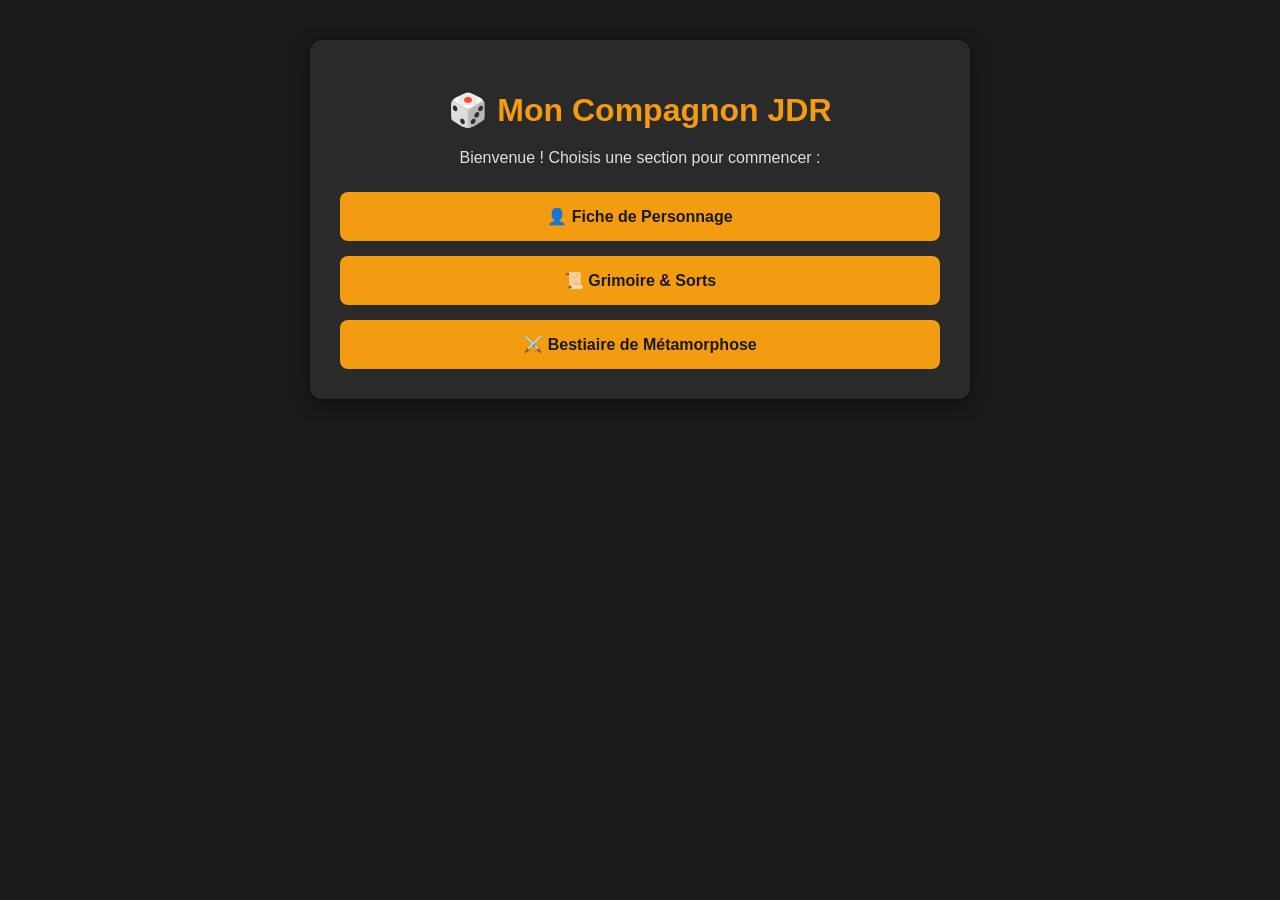
<file: index.html>
<!DOCTYPE html>
<html lang="fr">
<head>
    <meta charset="UTF-8">
    <meta name="viewport" content="width=device-width, initial-scale=1.0">
    <title>Compagnon JDR - Accueil</title>
    <link rel="stylesheet" href="style.css">
</head>
<body>
    <div class="container">
        <h1>🎲 Mon Compagnon JDR</h1>
        <p>Bienvenue ! Choisis une section pour commencer :</p>
        
        <nav class="nav-buttons">
            <a href="personnage.html" class="btn">👤 Fiche de Personnage</a>
            <a href="grimoire.html" class="btn">📜 Grimoire & Sorts</a>
            <a href="bestiaire.html" class="btn">⚔️ Bestiaire de Métamorphose</a>
        </nav>
    </div>
</body>
</html>
</file>
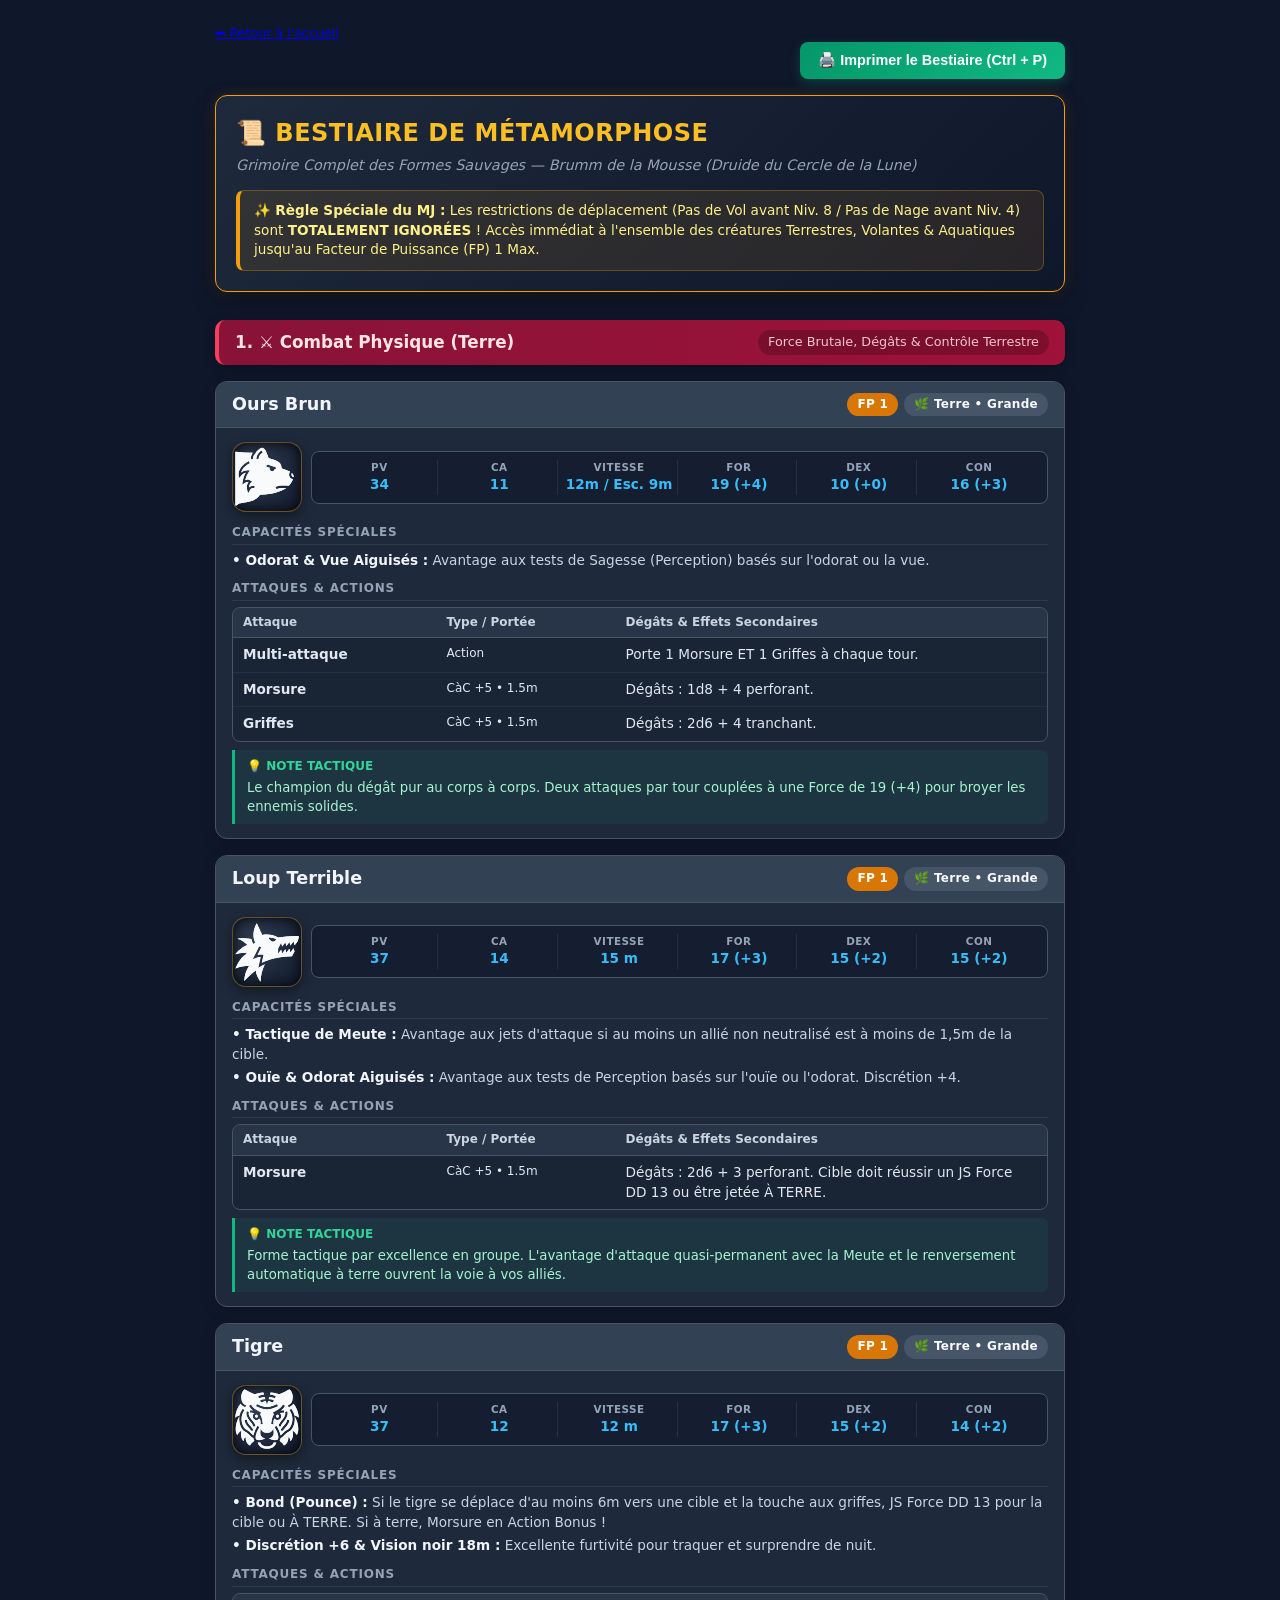
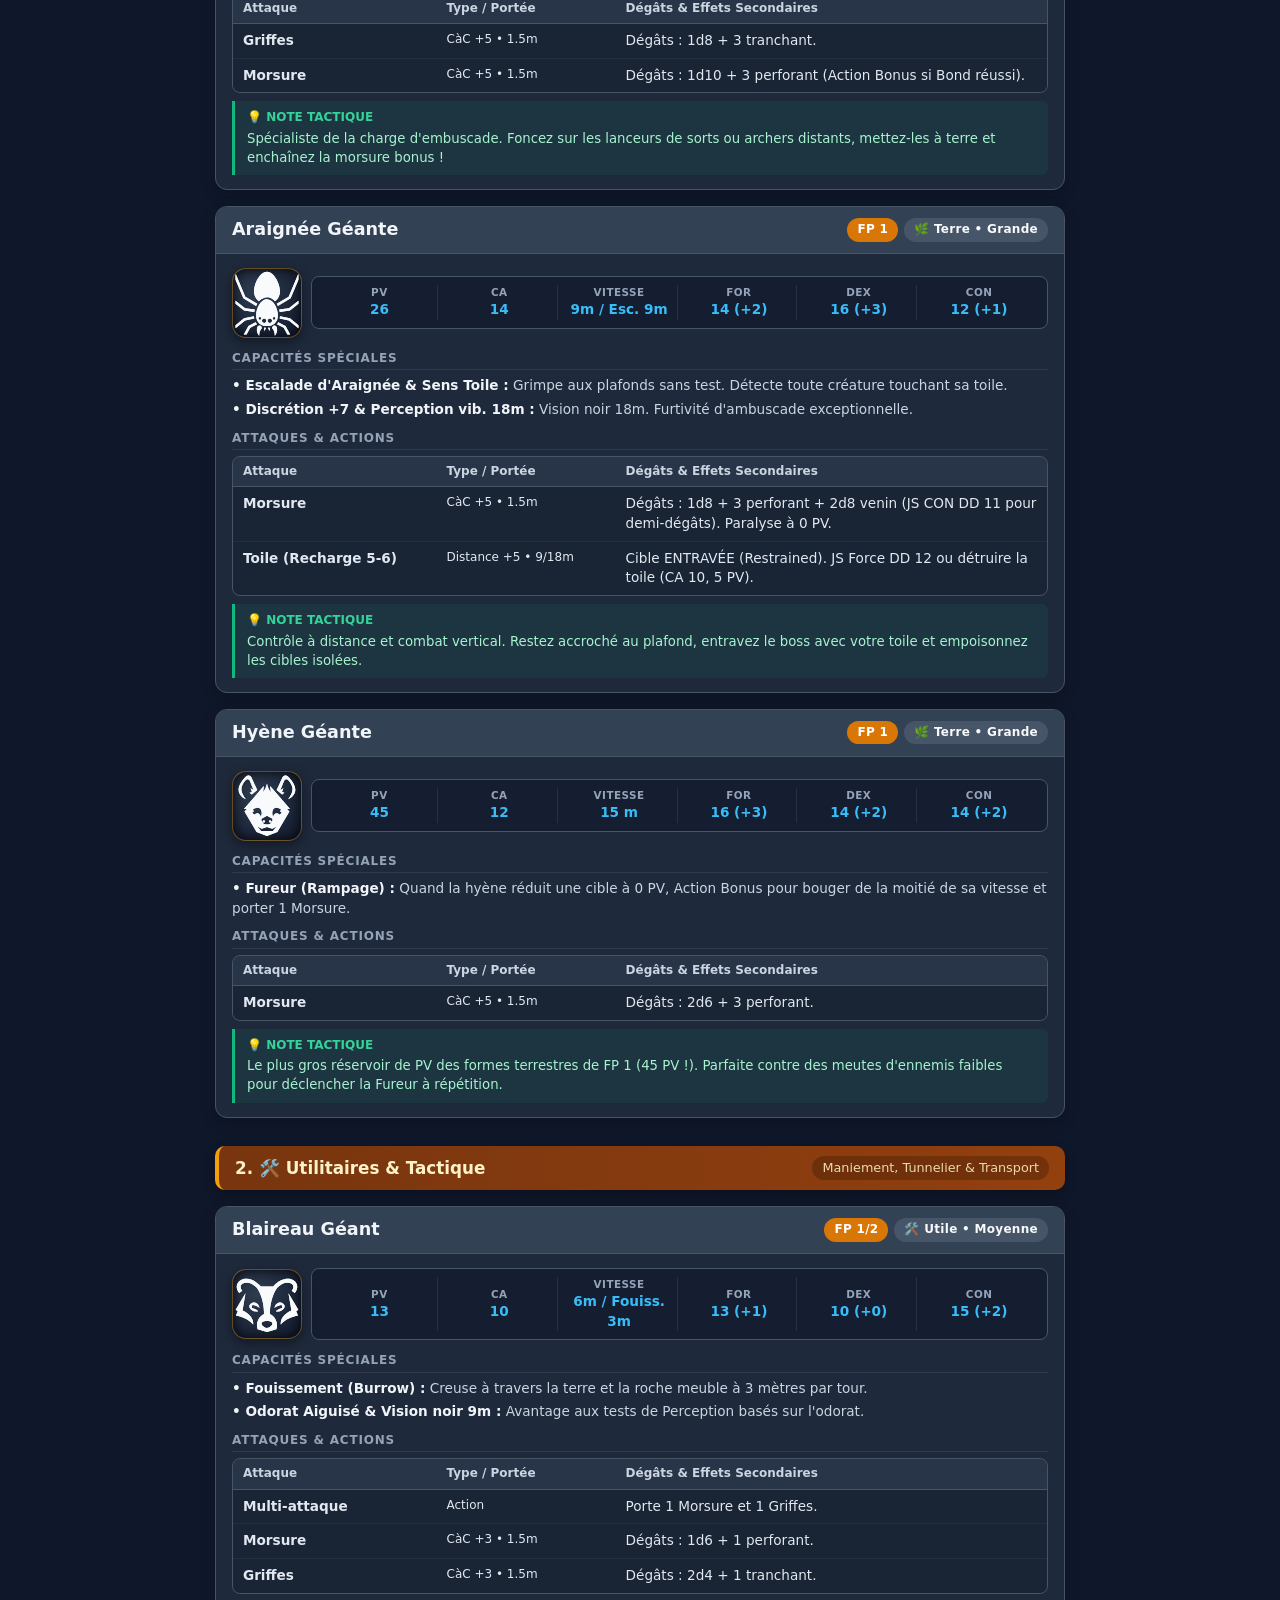
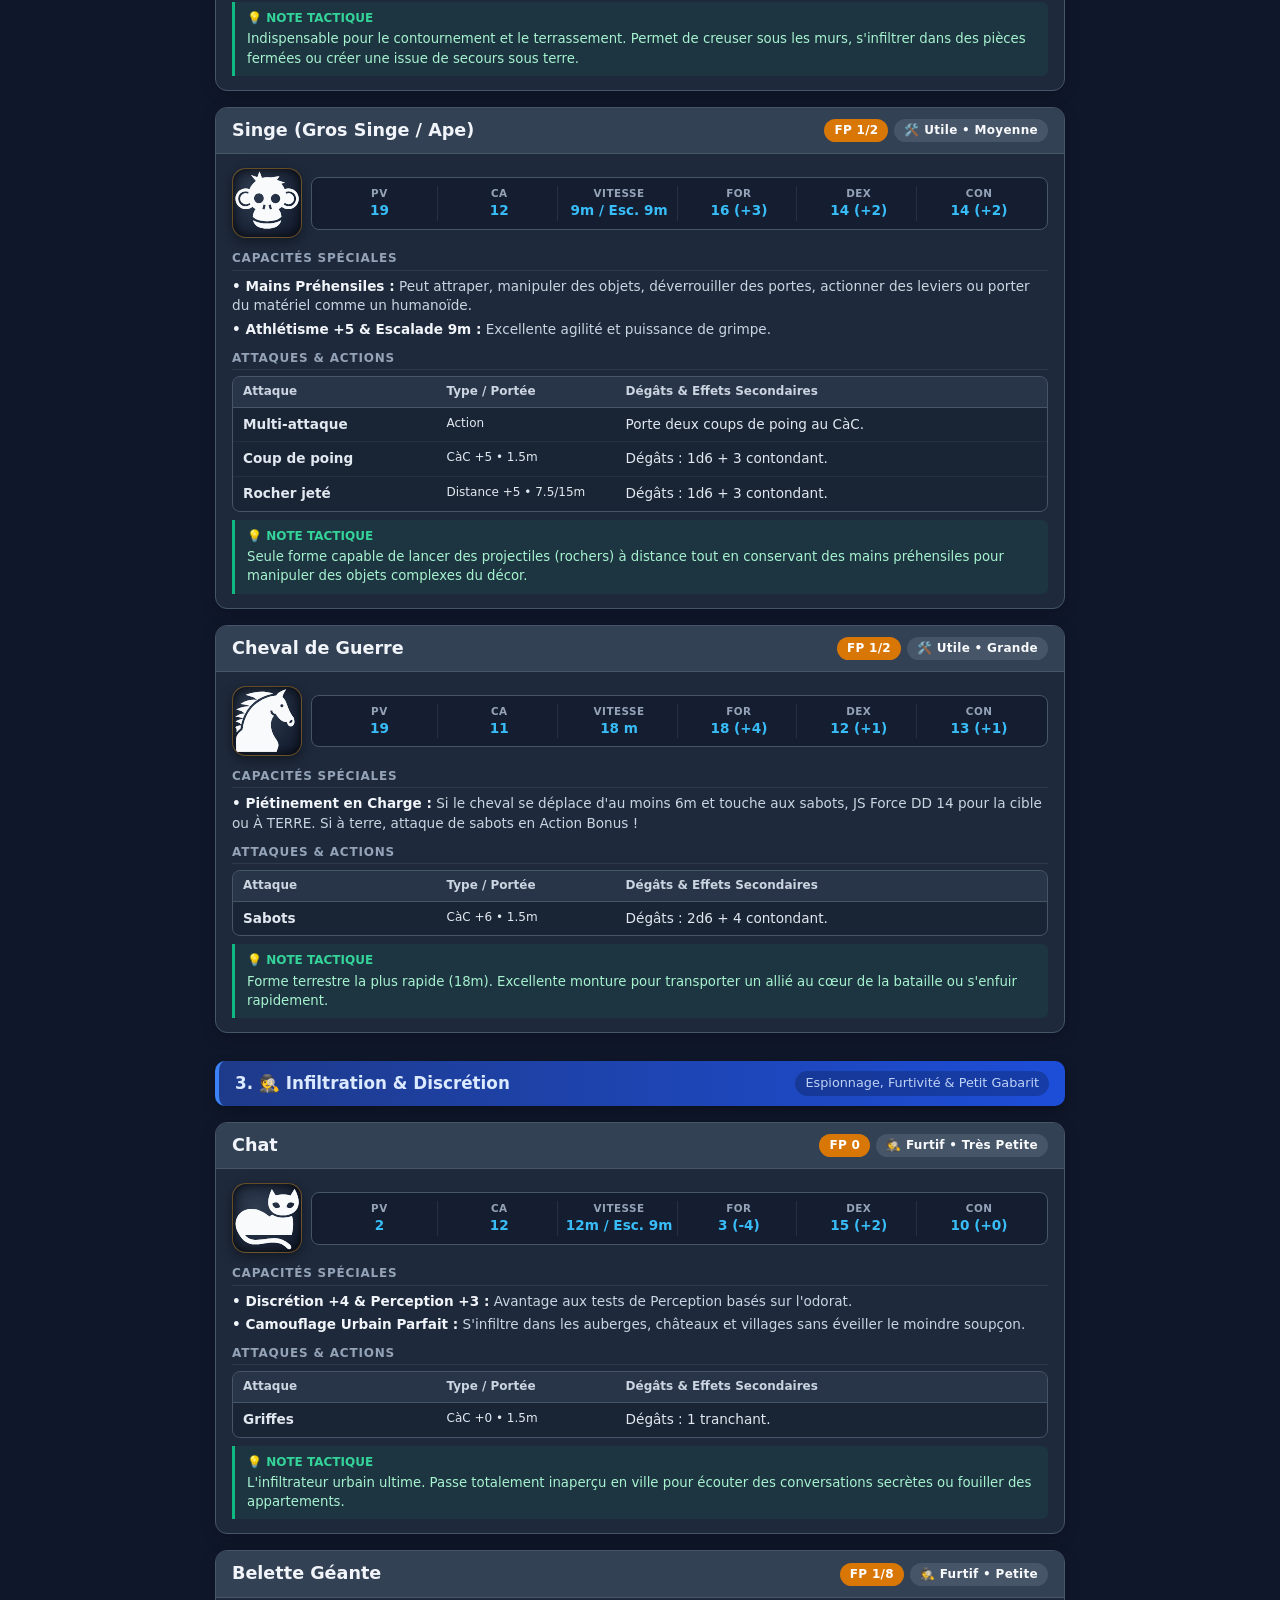
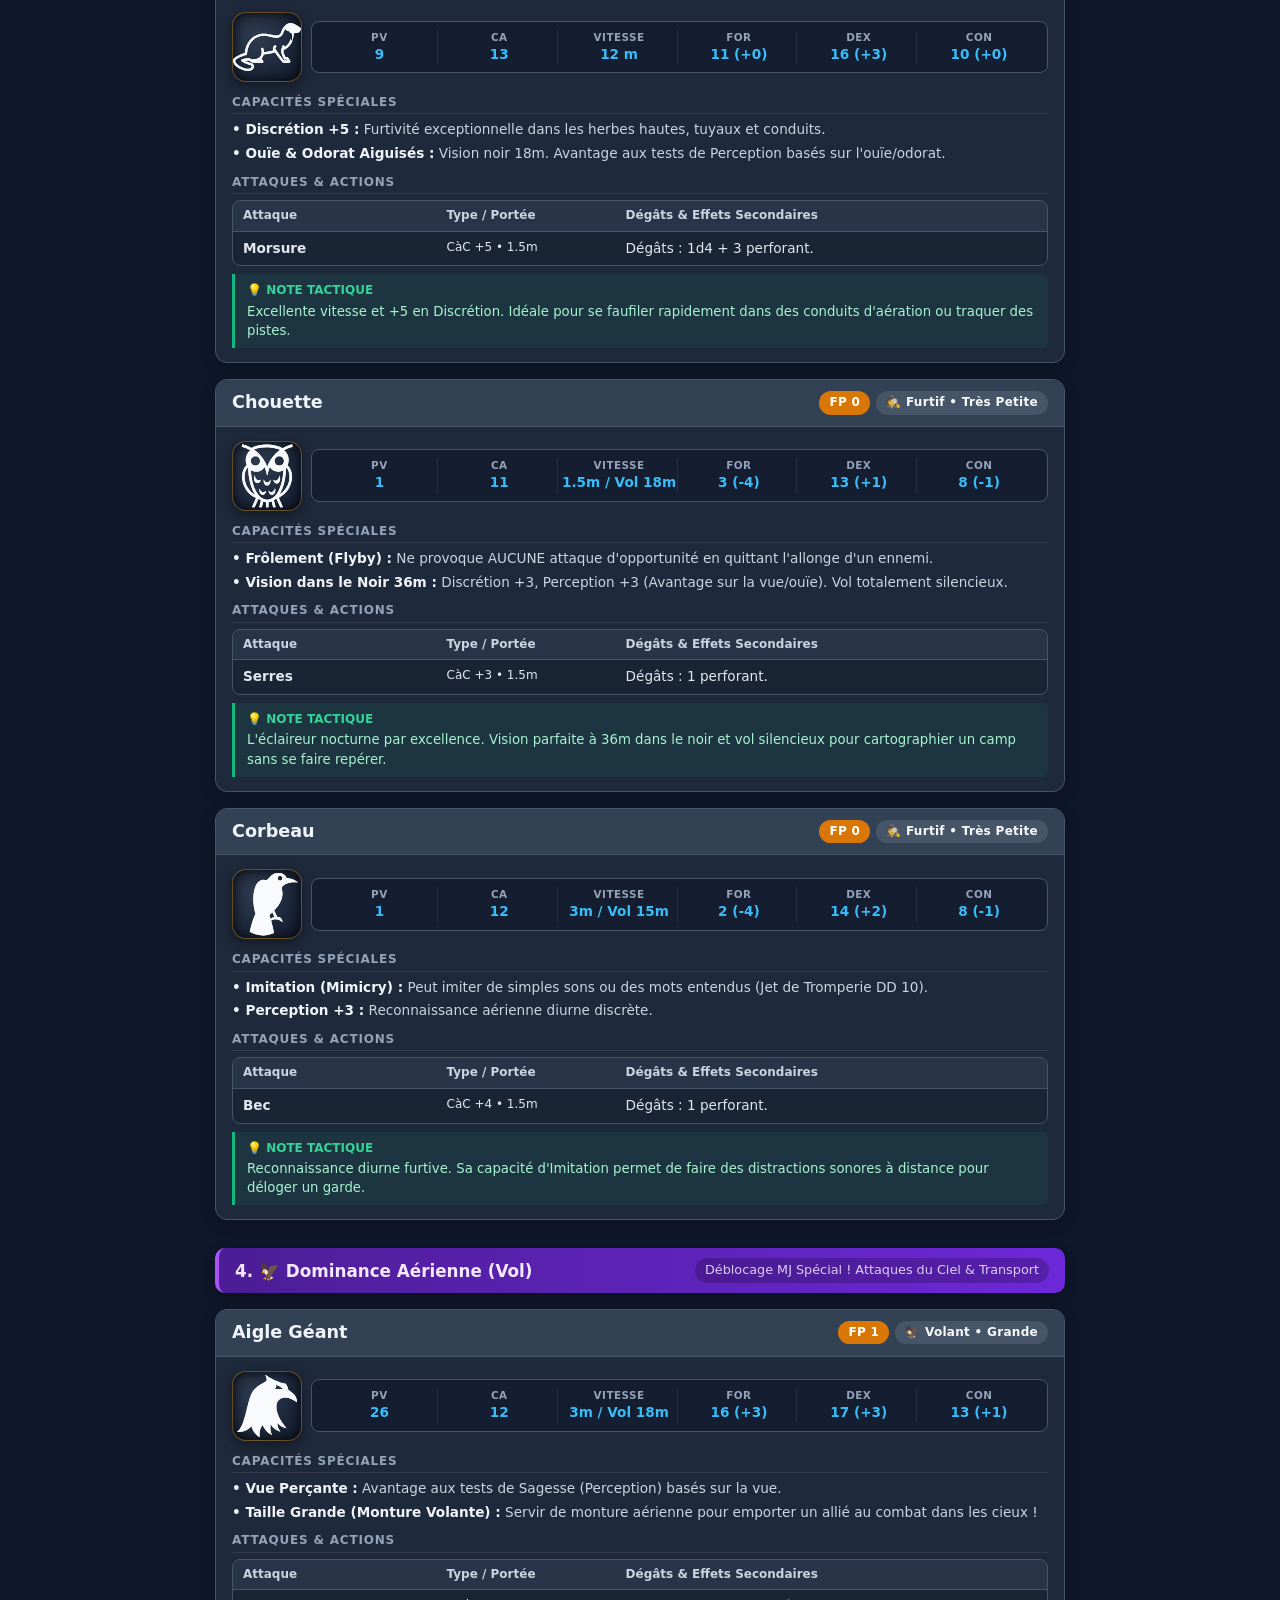
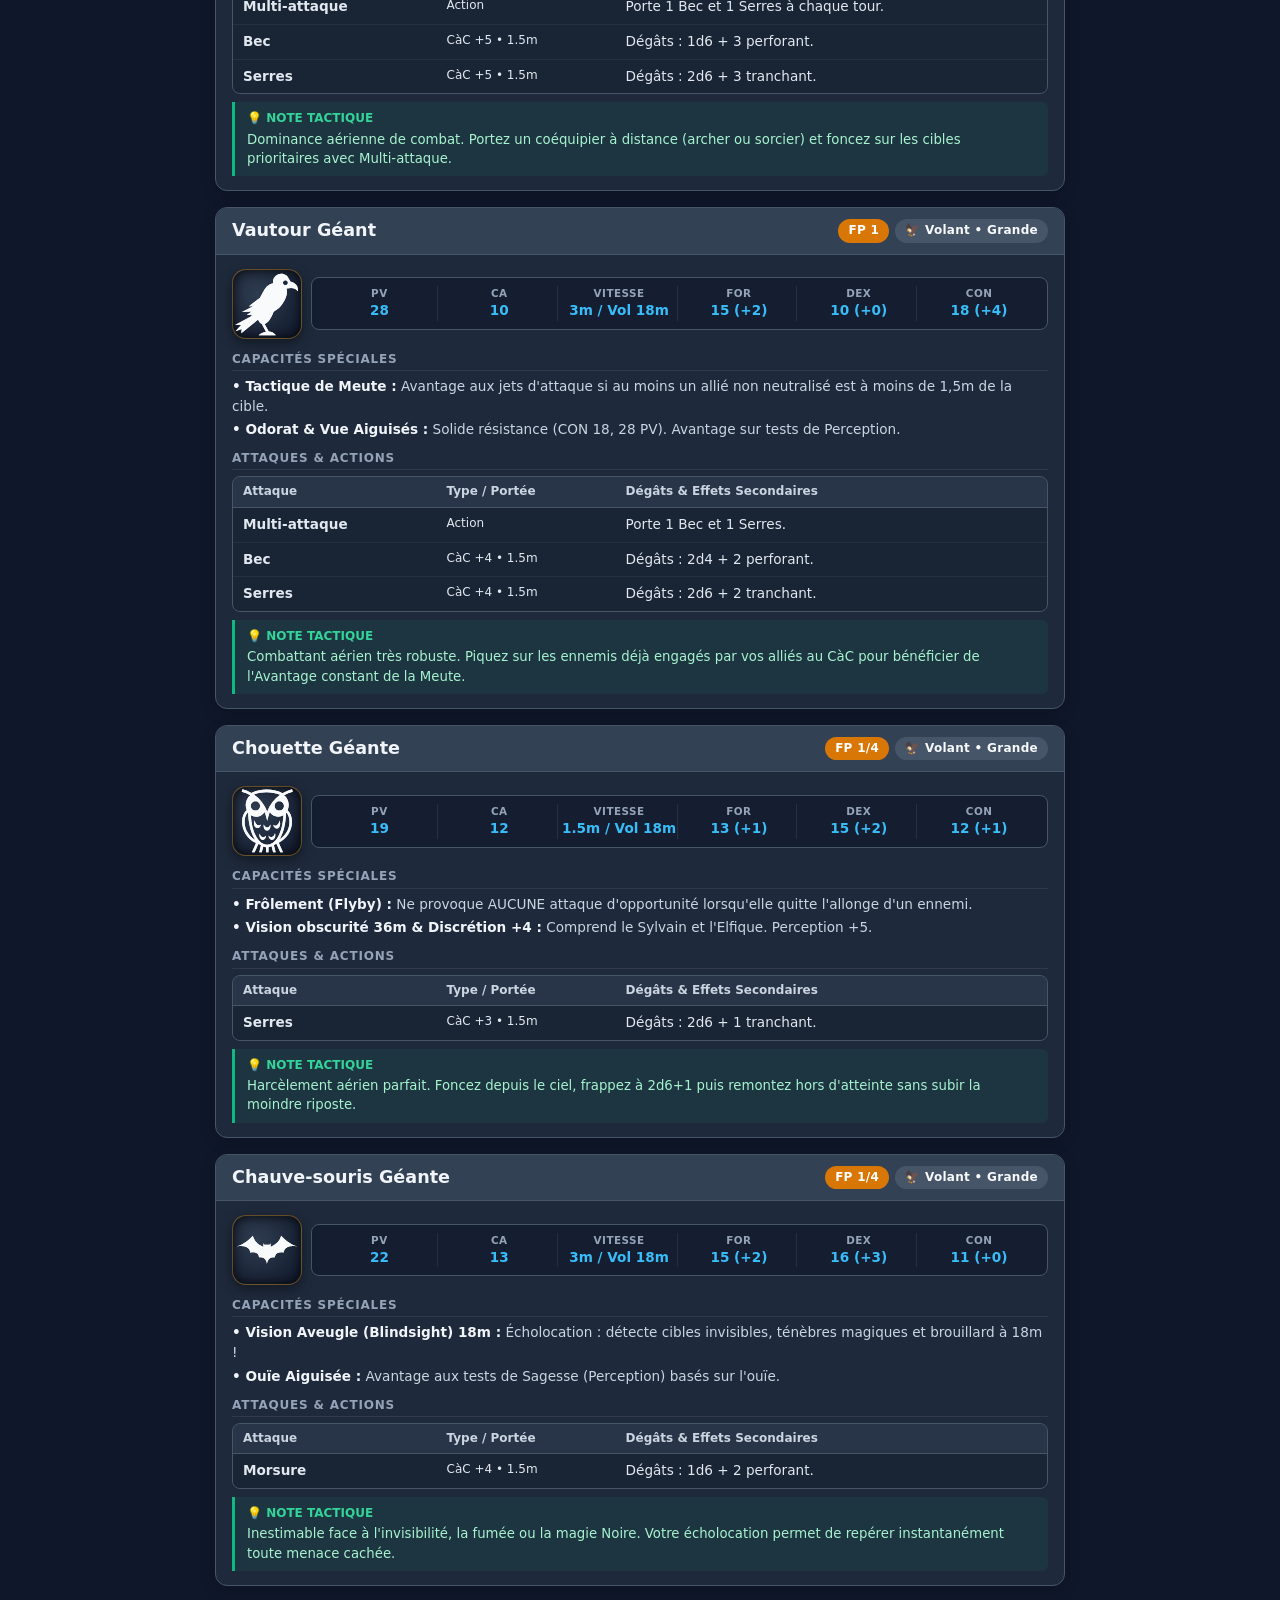
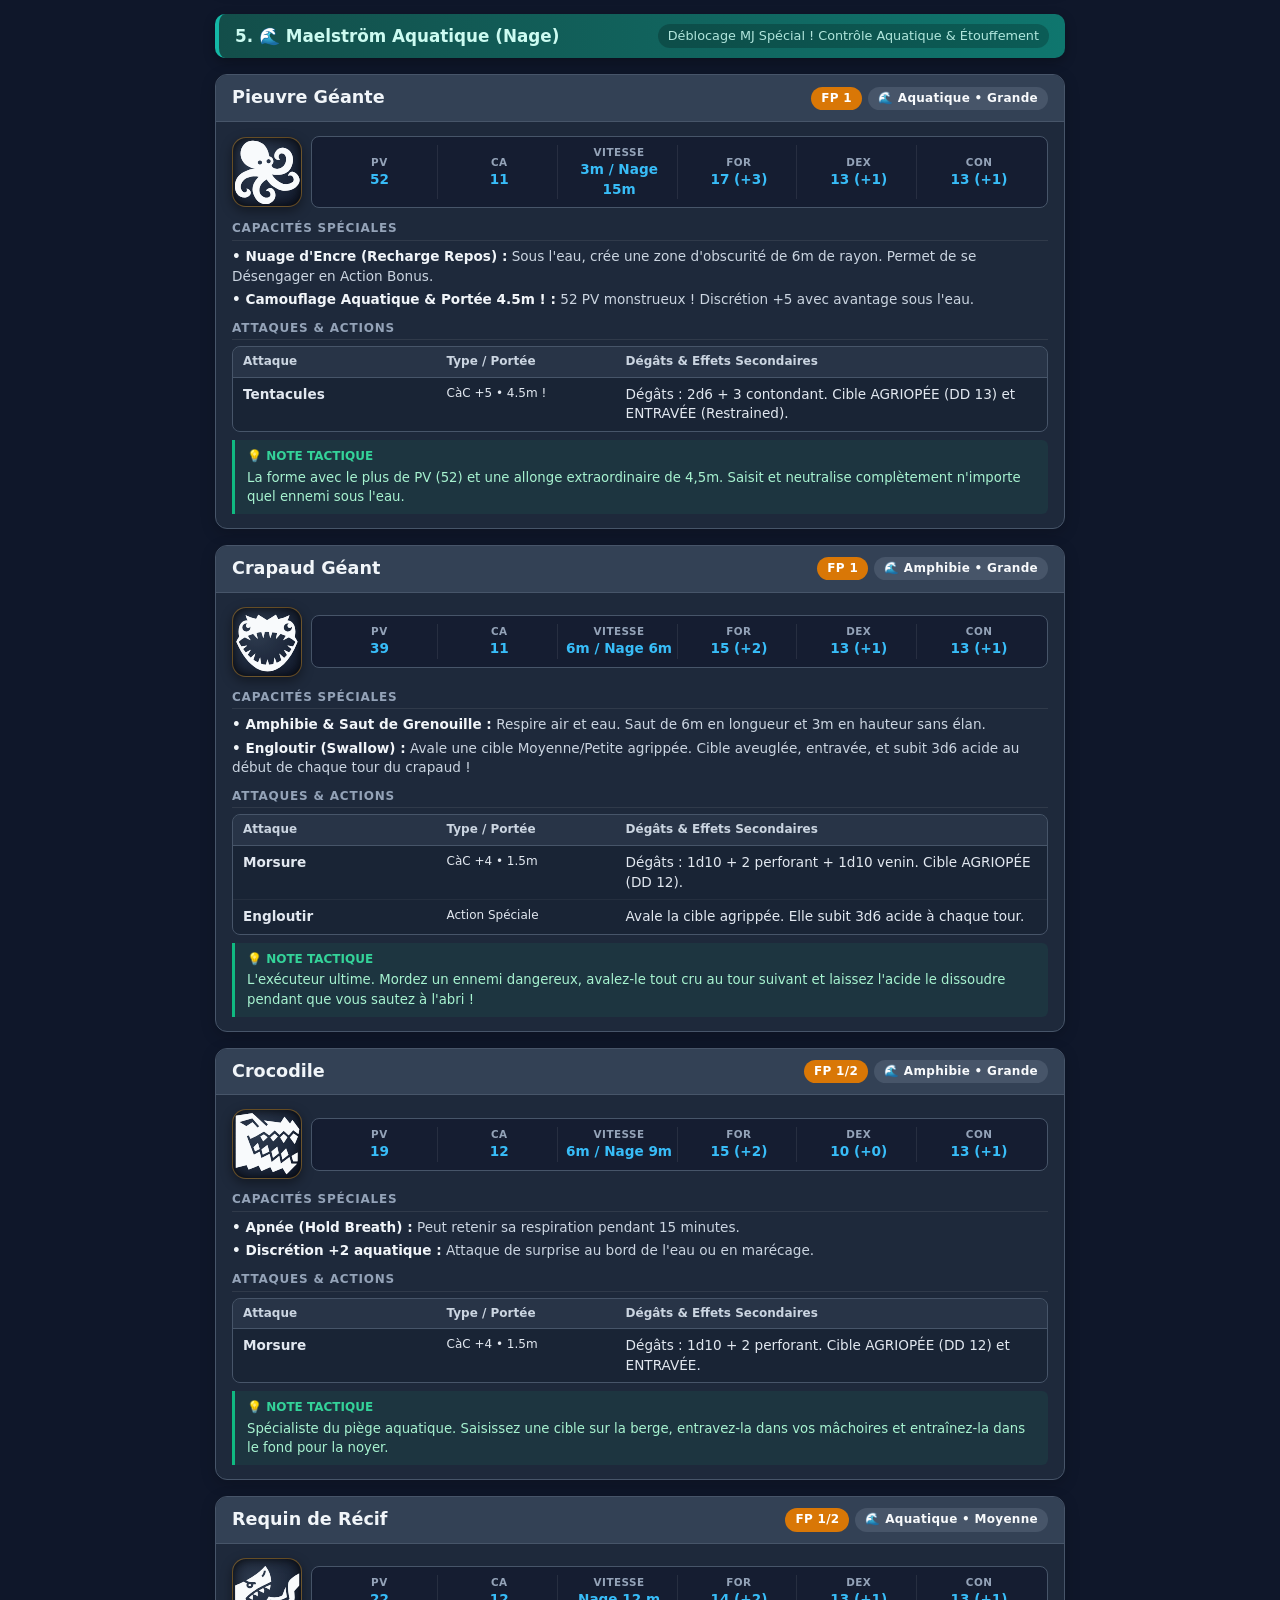
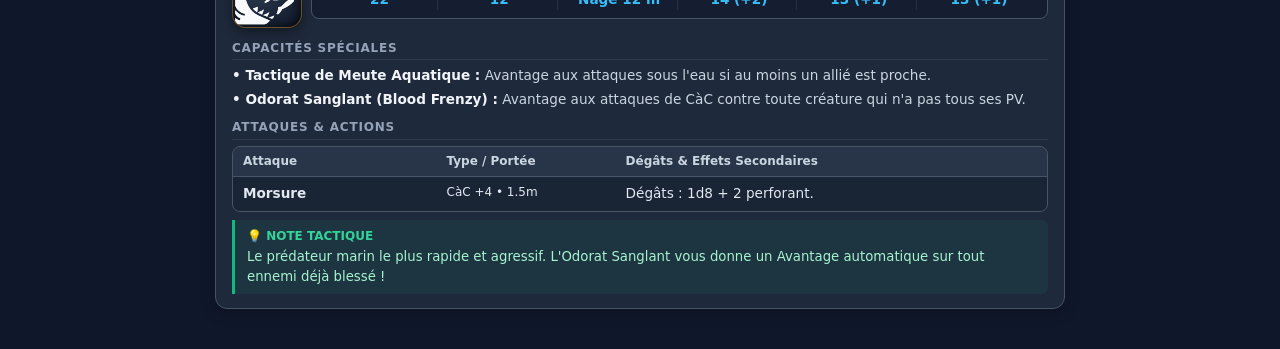
<file: bestiaire.html>
<!DOCTYPE html>
<html lang="fr">
<head>
    <meta charset="UTF-8">
    <meta name="viewport" content="width=device-width, initial-scale=1.0">
    <title>Bestiaire de Métamorphose — Brumm de la Mousse</title>
    <style>
        @page {
            size: A4 portrait;
            margin: 12mm 10mm;
            @bottom-right {
                content: "Page " counter(page) " / " counter(pages);
                font-family: system-ui, sans-serif;
                font-size: 8pt;
                color: #64748b;
            }
            @bottom-left {
                content: "Brumm de la Mousse • Druide du Cercle de la Lune (Niv. 3)";
                font-family: system-ui, sans-serif;
                font-size: 8pt;
                color: #64748b;
            }
        }

        :root {
            --bg-page: #0f172a;
            --bg-card: #1e293b;
            --bg-card-header: #334155;
            --border-color: #475569;
            --text-main: #f8fafc;
            --text-muted: #94a3b8;
            --accent-gold: #f59e0b;
            --accent-green: #10b981;
            --accent-red: #ef4444;
        }

        * {
            box-sizing: border-box;
            margin: 0;
            padding: 0;
        }

        body {
            font-family: system-ui, -apple-system, "Segoe UI", Roboto, Helvetica, Arial, sans-serif;
            background-color: var(--bg-page);
            color: var(--text-main);
            line-height: 1.45;
            padding: 24px 12px;
            font-size: 9.5pt;
        }

        .page-container {
            max-width: 850px;
            margin: 0 auto;
        }

        /* Print Button */
        .print-btn-container {
            text-align: right;
            margin-bottom: 16px;
        }

        .print-btn {
            background: linear-gradient(135deg, #059669, #10b981);
            color: white;
            border: none;
            padding: 10px 18px;
            font-size: 0.9rem;
            font-weight: 600;
            border-radius: 8px;
            cursor: pointer;
            box-shadow: 0 4px 12px rgba(16, 185, 129, 0.25);
            transition: transform 0.15s ease, box-shadow 0.15s ease;
        }

        .print-btn:hover {
            transform: translateY(-2px);
            box-shadow: 0 6px 16px rgba(16, 185, 129, 0.35);
        }

        /* Header Banner */
        .header-banner {
            background: linear-gradient(135deg, #1e293b 0%, #0f172a 100%);
            border: 1px solid var(--accent-gold);
            box-shadow: 0 10px 25px -5px rgba(0, 0, 0, 0.5), 0 0 15px rgba(245, 158, 11, 0.15);
            border-radius: 12px;
            padding: 20px;
            margin-bottom: 24px;
        }

        .header-title {
            font-size: 1.5rem;
            font-weight: 800;
            color: #fbbf24;
            letter-spacing: 0.5px;
        }

        .header-subtitle {
            font-size: 0.9rem;
            color: var(--text-muted);
            margin-top: 4px;
            font-style: italic;
        }

        .mj-gift-badge {
            margin-top: 14px;
            background: rgba(245, 158, 11, 0.1);
            border: 1px solid rgba(245, 158, 11, 0.3);
            border-left: 4px solid var(--accent-gold);
            padding: 10px 14px;
            border-radius: 8px;
            font-size: 0.85rem;
            color: #fef08a;
        }

        /* Category Header */
        .category-header {
            margin-top: 28px;
            margin-bottom: 16px;
            padding: 10px 16px;
            border-radius: 10px;
            display: flex;
            justify-content: space-between;
            align-items: center;
            font-size: 1.05rem;
            font-weight: 700;
            box-shadow: 0 4px 12px rgba(0,0,0,0.3);
            page-break-after: avoid;
        }

        .cat-badge {
            font-size: 0.8rem;
            font-weight: 500;
            opacity: 0.85;
            background: rgba(0,0,0,0.25);
            padding: 3px 10px;
            border-radius: 20px;
        }

        .cat-1 { background: linear-gradient(90deg, #881337, #9f1239); border-left: 4px solid #f43f5e; color: #ffe4e6; }
        .cat-2 { background: linear-gradient(90deg, #78350f, #92400e); border-left: 4px solid #f59e0b; color: #fef3c7; }
        .cat-3 { background: linear-gradient(90deg, #1e3a8a, #1d4ed8); border-left: 4px solid #3b82f6; color: #dbeafe; }
        .cat-4 { background: linear-gradient(90deg, #4c1d95, #6d28d9); border-left: 4px solid #a855f7; color: #f3e8ff; }
        .cat-5 { background: linear-gradient(90deg, #134e4a, #0f766e); border-left: 4px solid #14b8a6; color: #ccfbf1; }

        /* Monster Cards */
        .monster-card {
            background-color: var(--bg-card);
            border: 1px solid var(--border-color);
            border-radius: 12px;
            margin-bottom: 16px;
            overflow: hidden;
            box-shadow: 0 4px 15px rgba(0,0,0,0.2);
            page-break-inside: avoid;
            transition: border-color 0.2s ease;
        }

        .monster-card:hover {
            border-color: #64748b;
        }

        .card-top-bar {
            padding: 10px 16px;
            background-color: var(--bg-card-header);
            display: flex;
            justify-content: space-between;
            align-items: center;
            border-bottom: 1px solid var(--border-color);
        }

        .card-name {
            font-size: 1.1rem;
            font-weight: 700;
            color: #f1f5f9;
        }

        .card-pills {
            display: flex;
            gap: 6px;
        }

        .pill {
            padding: 3px 10px;
            border-radius: 20px;
            font-size: 0.75rem;
            font-weight: 700;
            letter-spacing: 0.3px;
        }

        .pill-fp { background-color: #d97706; color: #ffffff; }
        .pill-type { background-color: #475569; color: #f8fafc; }

        .card-body {
            padding: 14px 16px;
        }

        /* Main Card Info Grid */
        .card-main-grid {
            display: grid;
            grid-template-columns: 65px 1fr;
            gap: 14px;
            margin-bottom: 12px;
            align-items: center;
        }

        /* Conteneur Médaillon Magique */
        .monster-svg-box {
            width: 70px;
            height: 70px;
            border-radius: 14px;
            display: flex;
            align-items: center;
            justify-content: center;
            background: radial-gradient(circle at 35% 35%, rgba(51, 65, 85, 0.8) 0%, rgba(15, 23, 42, 0.95) 100%);
            border: 1px solid rgba(245, 158, 11, 0.35);
            box-shadow: 
                inset 0 0 12px rgba(0, 0, 0, 0.8),
                0 4px 12px rgba(0, 0, 0, 0.4);
            transition: all 0.3s cubic-bezier(0.4, 0, 0.2, 1);
            position: relative;
            overflow: hidden;
        }

        .monster-svg-box svg {
            filter: drop-shadow(0 0 0px currentColor);
            transition: transform 0.3s ease, filter 0.3s ease;
        }

        .monster-card:hover .monster-svg-box {
            border-color: rgba(245, 158, 11, 0.8);
            box-shadow: 
                inset 0 0 15px rgba(245, 158, 11, 0.2),
                0 0 20px rgba(245, 158, 11, 0.25);
            transform: translateY(-1px);
        }

        .monster-card:hover .monster-svg-box svg {
            transform: scale(1.10);
            filter: drop-shadow(0 0 3px currentColor);
        }

        /* Stats Grid */
        .stats-grid {
            display: grid;
            grid-template-columns: repeat(6, 1fr);
            gap: 4px;
            background-color: rgba(15, 23, 42, 0.6);
            border: 1px solid var(--border-color);
            border-radius: 8px;
            padding: 8px 10px;
            text-align: center;
        }

        .stat-item {
            display: flex;
            flex-direction: column;
            justify-content: center;
            border-right: 1px solid rgba(255, 255, 255, 0.08);
        }

        .stat-item:last-child {
            border-right: none;
        }

        .stat-label {
            font-size: 0.65rem;
            text-transform: uppercase;
            color: var(--text-muted);
            font-weight: 700;
            letter-spacing: 0.5px;
        }

        .stat-value {
            font-size: 0.85rem;
            font-weight: 700;
            color: #38bdf8;
        }

        /* Sections */
        .section-title {
            font-size: 0.75rem;
            font-weight: 700;
            text-transform: uppercase;
            color: #94a3b8;
            letter-spacing: 0.8px;
            margin-top: 10px;
            margin-bottom: 6px;
            padding-bottom: 2px;
            border-bottom: 1px solid rgba(255, 255, 255, 0.08);
        }

        .trait-box {
            font-size: 0.85rem;
            margin-bottom: 4px;
            color: #cbd5e1;
        }

        .trait-name {
            font-weight: 700;
            color: #f1f5f9;
        }

        /* Attack Table */
        .attack-table {
            width: 100%;
            border-collapse: separate;
            border-spacing: 0;
            font-size: 0.85rem;
            margin-top: 6px;
            margin-bottom: 8px;
            border-radius: 8px;
            overflow: hidden;
            border: 1px solid var(--border-color);
        }

        .attack-table th {
            background-color: rgba(51, 65, 85, 0.5);
            color: #cbd5e1;
            font-size: 0.75rem;
            text-align: left;
            padding: 6px 10px;
            font-weight: 600;
            border-bottom: 1px solid var(--border-color);
        }

        .attack-table td {
            padding: 7px 10px;
            background-color: rgba(15, 23, 42, 0.3);
            border-bottom: 1px solid rgba(255, 255, 255, 0.05);
            color: #e2e8f0;
            vertical-align: top;
        }

        .attack-table tr:last-child td {
            border-bottom: none;
        }

        .atk-name {
            font-weight: 700;
            color: #f87171;
            white-space: nowrap;
        }

        .atk-type {
            font-size: 0.75rem;
            color: #94a3b8;
            white-space: nowrap;
        }

        /* Tactics Callout */
        .tactics-box {
            background-color: rgba(16, 185, 129, 0.08);
            border-left: 3px solid var(--accent-green);
            border-radius: 0 6px 6px 0;
            padding: 8px 12px;
            font-size: 0.83rem;
            color: #a7f3d0;
            margin-top: 8px;
        }

        .tactics-title {
            font-weight: 700;
            font-size: 0.75rem;
            text-transform: uppercase;
            color: #34d399;
            margin-bottom: 2px;
        }

        @media (max-width: 640px) {
            .stats-grid {
                grid-template-columns: repeat(3, 1fr);
                row-gap: 8px;
            }
            .stat-item:nth-child(3) {
                border-right: none;
            }
            .card-main-grid {
                grid-template-columns: 1fr;
            }
            .monster-svg-box {
                margin: 0 auto;
            }
        }

        /* Print Stylesheet (Light Mode for Paper / PDF) */
        @media print {
            body {
                background-color: #ffffff !important;
                color: #000000 !important;
                padding: 0;
            }
            .page-container {
                max-width: 100% !important;
            }
            .no-print {
                display: none !important;
            }
            .header-banner {
                background: #f8fafc !important;
                border: 2px solid #334155 !important;
                color: #0f172a !important;
                box-shadow: none !important;
            }
            .header-title { color: #0f172a !important; }
            .header-subtitle { color: #475569 !important; }
            .mj-gift-badge { background: #f1f5f9 !important; color: #0f172a !important; border-color: #94a3b8 !important; }
            .monster-card {
                background-color: #ffffff !important;
                border: 1px solid #cbd5e1 !important;
                box-shadow: none !important;
                page-break-inside: avoid !important;
            }
            .card-top-bar {
                background-color: #f1f5f9 !important;
                border-bottom: 1px solid #cbd5e1 !important;
            }
            .card-name { color: #0f172a !important; }
            .pill-fp { background-color: #b45309 !important; }
            .pill-type { background-color: #334155 !important; }
            .stats-grid {
                background-color: #f8fafc !important;
                border: 1px solid #cbd5e1 !important;
            }
            .stat-label { color: #475569 !important; }
            .stat-value { color: #0284c7 !important; }
            .section-title { color: #334155 !important; border-bottom-color: #cbd5e1 !important; }
            .trait-box { color: #1e293b !important; }
            .trait-name { color: #0f172a !important; }
            .attack-table { border: 1px solid #cbd5e1 !important; }
            .attack-table th { background-color: #f1f5f9 !important; color: #334155 !important; }
            .attack-table td { background-color: #ffffff !important; color: #0f172a !important; border-bottom-color: #e2e8f0 !important; }
            .atk-name { color: #dc2626 !important; }
            .tactics-box { background-color: #f0fdf4 !important; border-left-color: #16a34a !important; color: #14532d !important; }
            .tactics-title { color: #16a34a !important; }
        }
    </style>
</head>
<body>
    <div class="page-container">
    <a href="index.html" class="btn-back">⬅️ Retour à l'accueil</a>
    <!-- Print Button for Browser -->
    <div class="print-btn-container no-print">
        <button class="print-btn" onclick="window.print()">🖨️ Imprimer le Bestiaire (Ctrl + P)</button>
    </div>

    <!-- Header Banner -->
    <div class="header-banner">
        <div class="header-title">📜 BESTIAIRE DE MÉTAMORPHOSE</div>
        <div class="header-subtitle">Grimoire Complet des Formes Sauvages — Brumm de la Mousse (Druide du Cercle de la Lune)</div>
        <div class="mj-gift-badge">
            ✨ <strong>Règle Spéciale du MJ :</strong> Les restrictions de déplacement (Pas de Vol avant Niv. 8 / Pas de Nage avant Niv. 4) sont <strong>TOTALEMENT IGNORÉES</strong> ! Accès immédiat à l'ensemble des créatures Terrestres, Volantes & Aquatiques jusqu'au Facteur de Puissance (FP) 1 Max.
        </div>
    </div>

    <!-- CATEGORY 1 -->
    <div class="category-header cat-1">
        <div class="cat-title">1. ⚔️ Combat Physique (Terre)</div>
        <div class="cat-badge">Force Brutale, Dégâts & Contrôle Terrestre</div>
    </div>
    
        <div class="monster-card">
            <div class="card-top-bar">
                <div class="card-name">Ours Brun</div>
                <div class="card-pills">
                    <span class="pill pill-fp">FP 1</span>
                    <span class="pill pill-type">🌿 Terre • Grande</span>
                </div>
            </div>
            <div class="card-body">
                <div class="card-main-grid">
                    <div class="monster-svg-box">
                        <svg xmlns="http://www.w3.org/2000/svg" viewBox="0 0 512 512" class="icon-svg">
                            <path fill="currentColor" d="M220.41 35.389c-.584-.175-9.216 1.425-18.76 7.976-8.948 6.143-18.914 15.31-27.283 25.137l.34.268c-6.134 7.797-13.129 16.816-17.613 25.767-4.485 8.951-6.294 17.19-3.989 24.71l-17.209 5.274c-4.144-13.518-.522-26.817 5.104-38.046 2.208-4.408 4.753-8.587 7.398-12.52C105.378 74.11 62.33 71.25 18 66.748v409.828a264.891 264.891 0 0 1 24.8-19.922l1.901-1.345 2.313-.254c24.034-2.65 55.821-6.651 84.908-15.803 29.086-9.152 54.934-23.401 68.633-45.191l2.558-4.073 4.809-.134c91.21-2.547 140.126-19.862 193.652-50.153.126-.095.252-.199.377-.295-6.874-.376-14.493-.65-22.334-.617-20.444.086-42.1 3.08-51.367 8.973l-9.658-15.188c16.106-10.242 39.29-11.694 60.949-11.785 15.73-.066 30.683 1.026 40.254 1.797 6.938-7.739 13.533-16.503 19.18-25.514 5.066-8.086 9.33-16.386 12.537-24.177-3.821-.55-7.395-1.642-10.633-3.258-8.283-4.134-14.026-11.447-16.754-19.596-3.827-11.432-2.087-24.798 5.268-35.777l-64.641-23.35.277-6.598c.396-9.422-6.387-27.053-14.601-34.712-21.568-20.112-46.91-21.58-78.06-33.93l-3.554-1.408-1.453-3.536c-10.662-25.924-17.06-44.024-23.47-55.5-6.412-11.475-11.574-16.287-23.48-19.841zm-5.808 20.82 9.84 15.072c-29.07 18.978-29.771 34.937-31.23 51.65l-17.93-1.562c1.5-17.208 5.882-43.33 39.32-65.16zM119.6 135.473l8.119 16.064c-42.266 21.357-60.741 47.237-65.88 70.451 14.366-11.279 29.7-17.184 50.218-16.46l15.238.538-7.834 13.08c-17.268 28.834-22.552 42.534-26.24 59.696 4.017-1.528 8.007-2.635 12.119-2.979 9.78-.818 19.142 2.28 29.105 7.746l9.5 5.211-6.869 8.383c-9.978 12.178-13.966 20.02-15.224 27.56-.477 2.856-.454 5.974-.198 9.333 2.711-2.798 5.58-5.305 8.942-7.198 9.125-5.137 19.745-5.825 33.097-4.632l-1.601 17.927c-11.9-1.063-18.132-.162-22.666 2.391-4.534 2.553-8.91 7.798-14.88 18.39l-11.05 19.614-5.516-21.826c-3.535-13.99-5.842-25.216-3.882-36.961 1.486-8.91 5.434-17.37 12.002-26.742-3.422-1.103-6.376-1.5-9.258-1.258-5.244.439-11.572 3.057-20.965 9.203l-17.365 11.361 3.572-20.441c4.283-24.513 7.539-40.242 23.588-69.49-14.037 2.56-23.415 10.322-37.408 25.492l-13.442 14.57-2.12-19.709c-3.829-35.558 16.816-78.954 76.898-109.314zm143.707 26.976c17.788 7.852 39.24 14.301 56.859 16.617l3.707 17.616c-3.852.81-7.24.644-10.861.07-1.363 9.026-9.537 15.736-18.74 15.736-10.089 0-18.946-8.06-18.946-18.396 0-2.45.511-4.766 1.404-6.883-8.85-3.702-23.717-6.978-28.798-14.723 5.796-2.514 14.755-10.553 15.375-10.037zM443.633 225.4c-3.758 6.287-4.294 13.381-2.438 18.928 1.396 4.17 3.941 7.317 7.721 9.203 2.142 1.07 4.803 1.797 8.147 1.823.303-1.51.546-2.968.707-4.348-.926-6.793-6.555-16.61-14.137-25.606z" />
                        </svg>
                    </div>
                    <div class="stats-grid">
                        <div class="stat-item"><span class="stat-label">PV</span><span class="stat-value">34</span></div>
                        <div class="stat-item"><span class="stat-label">CA</span><span class="stat-value">11</span></div>
                        <div class="stat-item"><span class="stat-label">Vitesse</span><span class="stat-value">12m / Esc. 9m</span></div>
                        <div class="stat-item"><span class="stat-label">FOR</span><span class="stat-value">19 (+4)</span></div>
                        <div class="stat-item"><span class="stat-label">DEX</span><span class="stat-value">10 (+0)</span></div>
                        <div class="stat-item"><span class="stat-label">CON</span><span class="stat-value">16 (+3)</span></div>
                    </div>
                </div>

                <div class="section-title">Capacités Spéciales</div>
                <div class="trait-box"><span class="trait-name">• Odorat & Vue Aiguisés :</span> Avantage aux tests de Sagesse (Perception) basés sur l'odorat ou la vue.</div>

                <div class="section-title">Attaques & Actions</div>
                <table class="attack-table">
                    <thead>
                        <tr>
                            <th style="width:25%;">Attaque</th>
                            <th style="width:22%;">Type / Portée</th>
                            <th>Dégâts & Effets Secondaires</th>
                        </tr>
                    </thead>
                    <tbody>
                        <tr>
                            <td class="atk-name">Multi-attaque</td>
                            <td class="atk-type">Action</td>
                            <td>Porte 1 Morsure ET 1 Griffes à chaque tour.</td>
                        </tr>
                        <tr>
                            <td class="atk-name">Morsure</td>
                            <td class="atk-type">CàC +5 • 1.5m</td>
                            <td>Dégâts : 1d8 + 4 perforant.</td>
                        </tr>
                        <tr>
                            <td class="atk-name">Griffes</td>
                            <td class="atk-type">CàC +5 • 1.5m</td>
                            <td>Dégâts : 2d6 + 4 tranchant.</td>
                        </tr>
                    </tbody>
                </table>

                <div class="tactics-box">
                    <div class="tactics-title">💡 Note Tactique</div>
                    Le champion du dégât pur au corps à corps. Deux attaques par tour couplées à une Force de 19 (+4) pour broyer les ennemis solides.
                </div>
            </div>
        </div>
        
        <div class="monster-card">
            <div class="card-top-bar">
                <div class="card-name">Loup Terrible</div>
                <div class="card-pills">
                    <span class="pill pill-fp">FP 1</span>
                    <span class="pill pill-type">🌿 Terre • Grande</span>
                </div>
            </div>
            <div class="card-body">
                <div class="card-main-grid">
                    <div class="monster-svg-box">
                        <svg xmlns="http://www.w3.org/2000/svg" viewBox="0 0 512 512" class="icon-svg">
                            <path fill="currentColor" d="M179.3 38.94C154.7 77.7 142.7 139.7 168.4 185.9l-16.3 9.2c-6.7-11.9-11.2-24.4-13.9-37.2-34.5-6.3-69.42-7.5-104.98-2.1 34.07 10.1 52.77 23.7 76.68 46.7-26.82 9.7-60.25 30.2-92.93 70.2 35.47-8.8 64.83-11.5 89.43-6.3-36.94 22.5-64.06 56.1-88.34 114.1 35.9-17.2 64.89-18.8 102.94-18.8-23.07 32.7-35.27 77.2-36.31 112.8 24.51-26 57.61-60.2 87.21-79 3 29.9 15 58.3 35.9 85.3-.2-43.9 10.3-88.3 31.6-133.4-18.8 9-32.4 18.1-49.9 29.3 6.2-27.9 12.4-55.8 18.7-83.7-23.3 2.4-39 10-60.5 18.5 16.3-33.1 32.7-66.1 49.1-99.2l16.8 8.3-28.4 57.4c18.4-4.4 28.7-4.1 45.7-1.3-4.5 20.4-9 40.7-13.6 61 65.3-36.2 148.3-45.9 226.7-50 7.6-12.9 13.8-24.2 18.8-34.8l-6.3-24.4-24.4 30.8-7.8-27.5-22.5 29.2-7.5-26.1-23.9 31.5-7.7-28.2-23.8 31.4 1.2-41.1 22.6-42.7 7.6 28.3 23.9-31.5 7.6 28.2 23.5-30 6.5 26.9 24.5-30.8 7.8 27.5 24.6-32c2.3-10.8 4.6-22.4 7.4-35.7-55.5-3.7-106.3 4.8-154 9.8-38-20.8-80.8-26.8-121.9-18.5-13.6-29.69-27.2-59.38-40.9-89.06zM325.5 158.3c-4.5 14.2-13 18.3-24.7 20.6-16.1-4.4-28.3-15.5-34.4-30.2 20.4-3.8 42.4 3.4 59.1 9.6z" />
                        </svg>
                    </div>
                    <div class="stats-grid">
                        <div class="stat-item"><span class="stat-label">PV</span><span class="stat-value">37</span></div>
                        <div class="stat-item"><span class="stat-label">CA</span><span class="stat-value">14</span></div>
                        <div class="stat-item"><span class="stat-label">Vitesse</span><span class="stat-value">15 m</span></div>
                        <div class="stat-item"><span class="stat-label">FOR</span><span class="stat-value">17 (+3)</span></div>
                        <div class="stat-item"><span class="stat-label">DEX</span><span class="stat-value">15 (+2)</span></div>
                        <div class="stat-item"><span class="stat-label">CON</span><span class="stat-value">15 (+2)</span></div>
                    </div>
                </div>

                <div class="section-title">Capacités Spéciales</div>
                <div class="trait-box"><span class="trait-name">• Tactique de Meute :</span> Avantage aux jets d'attaque si au moins un allié non neutralisé est à moins de 1,5m de la cible.</div><div class="trait-box"><span class="trait-name">• Ouïe & Odorat Aiguisés :</span> Avantage aux tests de Perception basés sur l'ouïe ou l'odorat. Discrétion +4.</div>

                <div class="section-title">Attaques & Actions</div>
                <table class="attack-table">
                    <thead>
                        <tr>
                            <th style="width:25%;">Attaque</th>
                            <th style="width:22%;">Type / Portée</th>
                            <th>Dégâts & Effets Secondaires</th>
                        </tr>
                    </thead>
                    <tbody>
                        <tr>
                            <td class="atk-name">Morsure</td>
                            <td class="atk-type">CàC +5 • 1.5m</td>
                            <td>Dégâts : 2d6 + 3 perforant. Cible doit réussir un JS Force DD 13 ou être jetée À TERRE.</td>
                        </tr>
                    </tbody>
                </table>

                <div class="tactics-box">
                    <div class="tactics-title">💡 Note Tactique</div>
                    Forme tactique par excellence en groupe. L'avantage d'attaque quasi-permanent avec la Meute et le renversement automatique à terre ouvrent la voie à vos alliés.
                </div>
            </div>
        </div>
        
        <div class="monster-card">
            <div class="card-top-bar">
                <div class="card-name">Tigre</div>
                <div class="card-pills">
                    <span class="pill pill-fp">FP 1</span>
                    <span class="pill pill-type">🌿 Terre • Grande</span>
                </div>
            </div>
            <div class="card-body">
                <div class="card-main-grid">
                    <div class="monster-svg-box">
                        <svg xmlns="http://www.w3.org/2000/svg" viewBox="0 0 512 512" class="icon-svg">
                            <path fill="currentColor" d="M425.479 25.666c.695.03 1.233.235 1.6.637 28.156 30.856 23.75 58.537 18.36 87.437-2.37 4.836-4.483 8.801-6.79 12.07-5.074 7.188-11.345 12.477-26.674 20.141l8.05 16.098c16.671-8.336 26.4-16.047 33.327-25.86a76.374 76.374 0 0 0 1.99-2.98c23.481 29.638 37.639 65.615 40.162 105.69-10.473-11.076-20.322-14.383-32.865-16.864-3.655-17.373-11.07-34.942-23.44-51.433l-14.398 10.796c22.344 29.793 25.952 62.948 20.375 90.836-5.578 27.889-21.494 49.864-33.201 55.717-17.61 8.805-30.338 21.686-40.338 31.686-5 5-9.353 9.287-12.854 11.965-.175.133-.333.24-.502.365-.852-4.857-2.097-9.886-3.67-15.076-5.313-17.534-14.622-37.068-26.894-57.522l-15.434 9.262c11.728 19.546 20.419 38.012 25.106 53.478 4.687 15.467 4.988 27.718 2.256 34.55-2.733 6.83-7.22 10.423-19.944 10.847-11.082.37-27.763-2.992-49.941-11.604C317.866 378.86 305.89 348.962 304 320c-16 32-32 32-48 32s-32 0-48-32c-1.89 28.962-13.866 58.859 34.24 75.902-22.178 8.612-38.86 11.973-49.941 11.604-12.724-.424-17.211-4.017-19.944-10.848-2.732-6.83-2.43-19.082 2.256-34.549 4.687-15.466 13.378-33.932 25.106-53.478l-15.434-9.262c-12.272 20.454-21.581 39.988-26.894 57.522-1.573 5.19-2.818 10.22-3.67 15.076-.169-.124-.327-.232-.502-.365-3.501-2.678-7.854-6.965-12.854-11.965-10-10-22.728-22.88-40.338-31.686-11.707-5.853-27.623-27.828-33.2-55.717-5.578-27.888-1.97-61.043 20.374-90.836l-14.398-10.796c-12.37 16.491-19.785 34.06-23.44 51.433-12.543 2.48-22.392 5.788-32.865 16.863 2.523-40.074 16.68-76.05 40.162-105.689a76.374 76.374 0 0 0 1.99 2.98c6.927 9.813 16.656 17.524 33.327 25.86l8.05-16.098c-15.329-7.664-21.6-12.953-26.673-20.14-2.308-3.27-4.42-7.235-6.791-12.07-5.39-28.9-9.796-56.582 18.36-87.438.367-.402.905-.607 1.6-.637 9.097-.394 45.217 28.95 79.051 35.594 19.651-6.115 40.847-10.22 63.332-12.094l4.448 15.568c-13.92 1.875-28.343 5.444-44.198 10.729l5.692 17.074c16.147-5.382 30.123-8.91 43.425-10.584l4.463 15.62c-6.012.517-11.858 1.388-17.295 2.667-9.38 2.207-17.681 5.276-23.802 11.397l12.726 12.726c1.88-1.879 7.578-4.81 15.198-6.603 5.387-1.268 11.681-2.114 18.226-2.506L256 144l8.213-28.746c6.545.392 12.839 1.238 18.226 2.506 7.62 1.793 13.319 4.724 15.198 6.603l12.726-12.726c-6.12-6.121-14.422-9.19-23.802-11.397-5.437-1.279-11.283-2.15-17.295-2.668l4.463-15.619c13.302 1.673 27.278 5.202 43.425 10.584l5.692-17.074c-15.855-5.285-30.278-8.854-44.198-10.729l4.448-15.568c22.485 1.873 43.68 5.98 63.332 12.094 33.834-6.643 69.954-35.988 79.05-35.594zm-92.82 109.979c-40 16-59.059 23.357-76.659 23.357-17.6 0-36.658-7.357-76.658-23.357l-6.684 16.71c40 16 60.942 24.643 83.342 24.643s43.342-8.643 83.342-24.643zm43.292 4.33c-14.39 28.78-43.976 43.976-75.976 59.976l7.588 15.172c-4.818 6.521-8.924 14.296-11.934 23.482 0 0-7.629 33.395-8.506 47.916l17.754 2.958C304 272 304 256 312.527 244.664c5.173 7.024 13.406 11.635 22.694 11.635 15.685 0 28.367-13.15 28.367-28.863 0-9.105-4.264-17.342-10.897-22.666 12.317-3.675 24.332-3.772 31.309-3.772v-17.996c-4.717 0-12.708-.032-22.129 1.363 12.116-9.681 22.675-21.335 30.178-36.34zm-239.902 0-16.098 8.05c7.503 15.005 18.062 26.659 30.178 36.34-9.421-1.395-17.412-1.363-22.129-1.363v17.996c6.977 0 18.992.097 31.309 3.772-6.633 5.324-10.897 13.561-10.897 22.666 0 15.712 12.682 28.863 28.367 28.863 9.288 0 17.521-4.611 22.694-11.635C208 256 208 272 207.123 289.48l17.754-2.958c-.877-14.521-8.506-47.916-8.506-47.916-3.01-9.186-7.116-16.96-11.934-23.482l7.588-15.172c-32-16-61.586-31.196-75.976-59.976zm272.488 49.18-17.074 5.69c3.336 10.009 2.55 18.53-.664 27.313-3.214 8.784-9.13 17.608-15.903 26.317-6.773 8.708-14.338 17.246-20.529 26.129-6.19 8.882-11.365 18.396-11.365 29.396h17.996c0-5 2.826-11.486 8.135-19.104 5.309-7.617 12.744-16.08 19.97-25.37 7.227-9.292 14.312-19.468 18.598-31.184 4.287-11.716 5.5-25.196.836-39.188zm-305.074 0c-4.664 13.991-3.45 27.47.836 39.187 4.286 11.716 11.37 21.892 18.597 31.183 7.227 9.292 14.662 17.754 19.971 25.371 5.31 7.618 8.135 14.104 8.135 19.104h17.996c0-11-5.174-20.514-11.365-29.396-6.191-8.883-13.756-17.42-20.53-26.13-6.773-8.708-12.688-17.532-15.902-26.316-3.213-8.784-4-17.304-.664-27.312zm231.758 27.413c5.708 0 10.369 4.638 10.369 10.868 0 6.229-4.66 10.865-10.37 10.865-5.708 0-10.368-4.636-10.368-10.865 0-6.23 4.66-10.868 10.369-10.868zm-158.442 0c5.709 0 10.37 4.638 10.37 10.868 0 6.229-4.661 10.865-10.37 10.865-5.708 0-10.369-4.636-10.369-10.865 0-6.23 4.66-10.868 10.37-10.868zm287.065 12.034C499.508 289.222 495.39 352.61 480 368c-9.787-15.381-20.124-27.816-32-32 9.426 36.059 0 64-16 80 0-16-3.432-23.686-16-32 3.293 39.931-18.232 56.793-32 64-6.028-11.65-17.48-24.433-33.275-35.494a31.768 31.768 0 0 0 5.63-9.164c1.46-3.648 2.367-7.5 2.829-11.526 3.896-1.288 7.36-3.491 10.533-5.918 4.999-3.822 9.646-8.535 14.646-13.535 10-10 21.272-21.12 35.662-28.314 20.293-10.147 36.377-36.172 42.8-68.283 2.935-14.677 3.599-30.76 1.019-47.164zm-415.688 0c-2.58 16.403-1.916 32.487 1.02 47.164 6.422 32.111 22.506 58.136 42.799 68.283 14.39 7.195 25.662 18.314 35.662 28.314 5 5 9.647 9.713 14.646 13.535 3.173 2.427 6.637 4.63 10.533 5.918.462 4.027 1.37 7.878 2.829 11.526a31.768 31.768 0 0 0 5.63 9.164C145.48 423.566 134.028 436.35 128 448c-13.768-7.207-35.293-24.069-32-64-12.568 8.314-16 16-16 32-16-16-25.426-43.941-16-80-11.876 4.184-22.213 16.619-32 32-15.39-15.39-19.508-78.778 16.156-139.398zM424.998 256h-17.996c0 11.5-10.11 26.464-21.834 40.143-5.862 6.839-11.89 13.345-16.754 19.56-4.864 6.215-9.412 11.798-9.412 20.297h17.996c0 .5 1.452-3.918 5.588-9.203 4.136-5.285 10.108-11.779 16.246-18.94 12.276-14.321 26.166-31.358 26.166-51.857zm-320 0H87.002c0 20.5 13.89 37.536 26.166 51.857 6.138 7.161 12.11 13.655 16.246 18.94 4.136 5.285 5.588 9.702 5.588 9.203h17.996c0-8.5-4.548-14.082-9.412-20.297-4.864-6.215-10.892-12.721-16.754-19.56-11.724-13.679-21.834-28.642-21.834-40.143zm201.725 168.805c4.823.6 9.34.83 13.576.69a53.604 53.604 0 0 0 5.383-.466c-2.526 8.899-6.629 17.366-12.768 24.733C301.151 463.877 282 472.998 256 472.998s-45.151-9.12-56.914-23.236c-6.14-7.367-10.242-15.834-12.768-24.733 1.752.236 3.54.404 5.383.465 4.236.141 8.753-.088 13.576-.69 1.86 4.965 4.373 9.518 7.637 13.434 8.237 9.885 21.086 16.764 43.086 16.764s34.849-6.88 43.086-16.764c3.264-3.916 5.776-8.47 7.637-13.433z" />
                        </svg>
                    </div>
                    <div class="stats-grid">
                        <div class="stat-item"><span class="stat-label">PV</span><span class="stat-value">37</span></div>
                        <div class="stat-item"><span class="stat-label">CA</span><span class="stat-value">12</span></div>
                        <div class="stat-item"><span class="stat-label">Vitesse</span><span class="stat-value">12 m</span></div>
                        <div class="stat-item"><span class="stat-label">FOR</span><span class="stat-value">17 (+3)</span></div>
                        <div class="stat-item"><span class="stat-label">DEX</span><span class="stat-value">15 (+2)</span></div>
                        <div class="stat-item"><span class="stat-label">CON</span><span class="stat-value">14 (+2)</span></div>
                    </div>
                </div>

                <div class="section-title">Capacités Spéciales</div>
                <div class="trait-box"><span class="trait-name">• Bond (Pounce) :</span> Si le tigre se déplace d'au moins 6m vers une cible et la touche aux griffes, JS Force DD 13 pour la cible ou À TERRE. Si à terre, Morsure en Action Bonus !</div><div class="trait-box"><span class="trait-name">• Discrétion +6 & Vision noir 18m :</span> Excellente furtivité pour traquer et surprendre de nuit.</div>

                <div class="section-title">Attaques & Actions</div>
                <table class="attack-table">
                    <thead>
                        <tr>
                            <th style="width:25%;">Attaque</th>
                            <th style="width:22%;">Type / Portée</th>
                            <th>Dégâts & Effets Secondaires</th>
                        </tr>
                    </thead>
                    <tbody>
                        <tr>
                            <td class="atk-name">Griffes</td>
                            <td class="atk-type">CàC +5 • 1.5m</td>
                            <td>Dégâts : 1d8 + 3 tranchant.</td>
                        </tr>
                        <tr>
                            <td class="atk-name">Morsure</td>
                            <td class="atk-type">CàC +5 • 1.5m</td>
                            <td>Dégâts : 1d10 + 3 perforant (Action Bonus si Bond réussi).</td>
                        </tr>
                    </tbody>
                </table>

                <div class="tactics-box">
                    <div class="tactics-title">💡 Note Tactique</div>
                    Spécialiste de la charge d'embuscade. Foncez sur les lanceurs de sorts ou archers distants, mettez-les à terre et enchaînez la morsure bonus !
                </div>
            </div>
        </div>
        
        <div class="monster-card">
            <div class="card-top-bar">
                <div class="card-name">Araignée Géante</div>
                <div class="card-pills">
                    <span class="pill pill-fp">FP 1</span>
                    <span class="pill pill-type">🌿 Terre • Grande</span>
                </div>
            </div>
            <div class="card-body">
                <div class="card-main-grid">
                    <div class="monster-svg-box">
                        <svg xmlns="http://www.w3.org/2000/svg" viewBox="0 0 512 512" class="icon-svg">
                            <path fill="currentColor" d="M255.9 20.45c-54.1 0-98 93.45-98 146.85 0 31 14.9 58.6 37.9 76.3 5.9-6.9 12.2-12.9 19-17.7 13.7-7.9 27.8-13.9 41.1-14.1 14.4 0 28.4 5 41.2 14.1 6.7 4.8 13.1 10.8 19 17.7 23-17.7 37.8-45.3 37.8-76.3 0-53.4-43.9-146.85-98-146.85zm236.9 14.27L419.3 208.1 329.2 262c3.2 5.2 6 10.6 8.6 16.2l96.1-57.4 58.9-139.03V34.72zm-473.72 0v47.05L78.01 220.8 174.1 278c2.6-5.6 5.5-11 8.6-16.2l-90.13-53.7zM255.9 227.8c-10.7 0-21.3 3.6-31.8 11.1-10.8 8.9-19.9 19-26.1 28.6-14.9 23.5-24 54.4-24 81.5 0 26.6 8.4 47.2 24 61 14 12.4 33.8 19.3 57.9 19.3s43.9-6.9 58-19.3c15.5-13.8 24-34.4 24-61 0-27.1-9.1-58-24.1-81.5-7.8-12.3-16.6-21.9-26-28.6-10.5-6.2-21.5-10.9-31.9-11.1zM19.08 238.5v23.4l64.42 51.2 76.6 10.6c1-6 2.3-12 3.9-18l-73-10.1-71.92-57.1zm473.72 0-71.9 57.1-73.1 10.2c1.7 5.9 3 11.9 4 18l76.6-10.7 64.4-51.2v-23.4zM353.7 355.1c-.3 6.4-1 12.5-2.2 18.3l69 15.1 72.3 58.1v-23.5l-64.1-51.6c-25-5.5-50-10.9-75-16.4zm-195.6.1-74.92 16.3-64.11 51.6v23.5l72.24-58.1 69.09-15c-1.1-6.4-2-12.8-2.3-18.3zm44.4 6.6c5.6 0 10.1 4.5 10.1 10.1 0 5.5-4.5 10-10.1 10s-10.1-4.5-10.1-10c0-5.6 4.5-10.1 10.1-10.1zm107.1 0c5.6 0 10.1 4.5 10.1 10.1 0 5.5-4.5 10-10.1 10s-10.1-4.5-10.1-10c0-5.6 4.5-10.1 10.1-10.1zm-74.8 11.3c9.3 0 16.9 7.6 16.9 16.8 0 9.3-7.6 16.9-16.9 16.9-9.4 0-16.9-7.6-16.9-16.9 0-9.2 7.5-16.8 16.9-16.8zm42.5 0c9.4 0 16.9 7.6 16.9 16.8 0 9.3-7.5 16.9-16.9 16.9-9.3 0-16.9-7.6-16.9-16.9 0-9.2 7.6-16.8 16.9-16.8zm64.4 27.3c-3 5.4-6.6 10.5-10.7 15.1l51.1 27.1 27.5 51h20.9L395.6 429c-18-9.5-35.9-19.1-53.9-28.6zm-171.5.1-54 28.5-34.82 64.7h20.82l27.5-51.1 51.2-27c-4.1-5-8-10.3-10.7-15.1zm30.2 25.3c-4.4.1-9.5 2.3-14.9 7.7-3.8 7.8-5.9 16.5-5.9 25.7 0 16.5 6.8 31.4 17.8 42.5v-4c0-20.8 7.7-39.3 19.6-50.8 0-10.8-6.7-21.2-16.5-21.1zm111.1 0c-9.8-.1-16.6 10.3-16.6 21.1 11.9 11.5 19.6 30 19.6 50.8v4c11-11.1 17.8-26 17.8-42.5 0-9.2-2.1-17.9-5.9-25.7-5.4-5.4-10.5-7.6-14.9-7.7zm-70.3 14.1c-1.6.1-3.4.9-5.3 2.8-1.4 2.8-2.1 5.9-2.1 9.2 0 5.9 2.4 11.3 6.4 15.3-.1-.5-.1-1-.1-1.5 0-7.4 2.8-14.1 7.1-18.2-.9-3.9-2.7-7.5-6-7.6zm29.7 0c-3.6 0-6 3.7-6 7.6 4.3 4.1 7.1 10.8 7.1 18.2 0 .5 0 1-.1 1.5 4-4 6.4-9.4 6.4-15.3 0-3.3-.7-6.4-2.1-9.2-1.6-1.3-3.5-2.7-5.3-2.8z" />
                        </svg>
                    </div>
                    <div class="stats-grid">
                        <div class="stat-item"><span class="stat-label">PV</span><span class="stat-value">26</span></div>
                        <div class="stat-item"><span class="stat-label">CA</span><span class="stat-value">14</span></div>
                        <div class="stat-item"><span class="stat-label">Vitesse</span><span class="stat-value">9m / Esc. 9m</span></div>
                        <div class="stat-item"><span class="stat-label">FOR</span><span class="stat-value">14 (+2)</span></div>
                        <div class="stat-item"><span class="stat-label">DEX</span><span class="stat-value">16 (+3)</span></div>
                        <div class="stat-item"><span class="stat-label">CON</span><span class="stat-value">12 (+1)</span></div>
                    </div>
                </div>

                <div class="section-title">Capacités Spéciales</div>
                <div class="trait-box"><span class="trait-name">• Escalade d'Araignée & Sens Toile :</span> Grimpe aux plafonds sans test. Détecte toute créature touchant sa toile.</div><div class="trait-box"><span class="trait-name">• Discrétion +7 & Perception vib. 18m :</span> Vision noir 18m. Furtivité d'ambuscade exceptionnelle.</div>

                <div class="section-title">Attaques & Actions</div>
                <table class="attack-table">
                    <thead>
                        <tr>
                            <th style="width:25%;">Attaque</th>
                            <th style="width:22%;">Type / Portée</th>
                            <th>Dégâts & Effets Secondaires</th>
                        </tr>
                    </thead>
                    <tbody>
                        <tr>
                            <td class="atk-name">Morsure</td>
                            <td class="atk-type">CàC +5 • 1.5m</td>
                            <td>Dégâts : 1d8 + 3 perforant + 2d8 venin (JS CON DD 11 pour demi-dégâts). Paralyse à 0 PV.</td>
                        </tr>
                        <tr>
                            <td class="atk-name">Toile (Recharge 5-6)</td>
                            <td class="atk-type">Distance +5 • 9/18m</td>
                            <td>Cible ENTRAVÉE (Restrained). JS Force DD 12 ou détruire la toile (CA 10, 5 PV).</td>
                        </tr>
                    </tbody>
                </table>

                <div class="tactics-box">
                    <div class="tactics-title">💡 Note Tactique</div>
                    Contrôle à distance et combat vertical. Restez accroché au plafond, entravez le boss avec votre toile et empoisonnez les cibles isolées.
                </div>
            </div>
        </div>
        
        <div class="monster-card">
            <div class="card-top-bar">
                <div class="card-name">Hyène Géante</div>
                <div class="card-pills">
                    <span class="pill pill-fp">FP 1</span>
                    <span class="pill pill-type">🌿 Terre • Grande</span>
                </div>
            </div>
            <div class="card-body">
                <div class="card-main-grid">
                    <div class="monster-svg-box">
                        <svg xmlns="http://www.w3.org/2000/svg" viewBox="0 0 512 512" class="icon-svg">
                            <path fill="currentColor" d="M115.6 26.1c-6.7 0-13.3 2.65-18.19 7.49C57.27 73.29-2.739 153.3 96.48 205.9c-27.25-40-58.77-80.4.1-145.1 4.12-4.54 10.32-6.71 16.32-5.67 6.1 1.03 11.1 5.16 13.5 10.83 11.7 28.69 29.4 72.24 29.4 72.24l-23.5-15.5 10.4 27.3-17.9 6 16.8 13.3 41-33.5s-26.2-57.14-43.3-94.53c-3.6-7.71-10.6-13.21-19-14.74-1.6-.29-3.1-.43-4.7-.43zm280.3 0c-1.6 0-3.1.14-4.7.43-8.4 1.53-15.4 7.03-19 14.74-17.1 37.39-43.3 94.53-43.3 94.53l41 33.5 16.8-13.3-17.9-6 10.4-27.3-23.5 15.5s17.7-43.55 29.4-72.24c2.4-5.67 7.4-9.8 13.5-10.83 6-1.04 12.2 1.13 16.3 5.67 58.9 64.7 27.4 105.1.1 145.1 99.2-52.6 39.2-132.61-.9-172.31-4.9-4.84-11.5-7.49-18.2-7.49zM255.8 86.41c-6.5 39.19-29.1 65.19-29.1 65.19l5.4-45.8L82.05 278l24.65-1.3-19.95 21.5 90.95 154.5 78.1 28.3 78.1-28.3 91-154.5-19.9-21.5 24.6 1.3-150.1-172.2 5.5 45.8s-22.6-26-29.2-65.19zM183.9 269.9c26.6-.3 41.9 27.5 25.7 68.3-15.5-49.8-48.6-16.4-48.6-16.4L144 306s5.9-4.9 14.2-9.9l-9.6-12.1c12.7-9.6 24.8-14 35.3-14.1zm143.9 0c10.5.1 22.6 4.5 35.3 14.1l-9.7 12.1c8.4 5 14.3 9.9 14.3 9.9l-17 15.8s-33.2-33.4-48.6 16.4c-16.2-40.8-.9-68.6 25.7-68.3zm-72 59.9 41.7 22.3c.4 16.3-1 25.8-13.6 18.6 2.1-28.9-36.1 16.3 8.9 8.8 0 0-11.4 16.4-36.6 16.6h-.7c-25.2-.2-36.7-16.6-36.7-16.6 45.1 7.5 6.9-37.7 9-8.8-12.7 7.2-14.1-2.3-13.6-18.6l41.6-22.3zm-72.5 80.5 32.8 17.4 39.7-13 39.7 13 32.9-17.4-28.2 34.8h-88.8l-28.1-34.8z" />
                        </svg>
                    </div>
                    <div class="stats-grid">
                        <div class="stat-item"><span class="stat-label">PV</span><span class="stat-value">45</span></div>
                        <div class="stat-item"><span class="stat-label">CA</span><span class="stat-value">12</span></div>
                        <div class="stat-item"><span class="stat-label">Vitesse</span><span class="stat-value">15 m</span></div>
                        <div class="stat-item"><span class="stat-label">FOR</span><span class="stat-value">16 (+3)</span></div>
                        <div class="stat-item"><span class="stat-label">DEX</span><span class="stat-value">14 (+2)</span></div>
                        <div class="stat-item"><span class="stat-label">CON</span><span class="stat-value">14 (+2)</span></div>
                    </div>
                </div>

                <div class="section-title">Capacités Spéciales</div>
                <div class="trait-box"><span class="trait-name">• Fureur (Rampage) :</span> Quand la hyène réduit une cible à 0 PV, Action Bonus pour bouger de la moitié de sa vitesse et porter 1 Morsure.</div>

                <div class="section-title">Attaques & Actions</div>
                <table class="attack-table">
                    <thead>
                        <tr>
                            <th style="width:25%;">Attaque</th>
                            <th style="width:22%;">Type / Portée</th>
                            <th>Dégâts & Effets Secondaires</th>
                        </tr>
                    </thead>
                    <tbody>
                        <tr>
                            <td class="atk-name">Morsure</td>
                            <td class="atk-type">CàC +5 • 1.5m</td>
                            <td>Dégâts : 2d6 + 3 perforant.</td>
                        </tr>
                    </tbody>
                </table>

                <div class="tactics-box">
                    <div class="tactics-title">💡 Note Tactique</div>
                    Le plus gros réservoir de PV des formes terrestres de FP 1 (45 PV !). Parfaite contre des meutes d'ennemis faibles pour déclencher la Fureur à répétition.
                </div>
            </div>
        </div>

    <!-- CATEGORY 2 -->
    <div class="category-header cat-2">
        <div class="cat-title">2. 🛠️ Utilitaires & Tactique</div>
        <div class="cat-badge">Maniement, Tunnelier & Transport</div>
    </div>
    
        <div class="monster-card">
            <div class="card-top-bar">
                <div class="card-name">Blaireau Géant</div>
                <div class="card-pills">
                    <span class="pill pill-fp">FP 1/2</span>
                    <span class="pill pill-type">🛠️ Utile • Moyenne</span>
                </div>
            </div>
            <div class="card-body">
                <div class="card-main-grid">
                    <div class="monster-svg-box">
                        <svg xmlns="http://www.w3.org/2000/svg" viewBox="0 0 512 512" class="icon-svg">
                            <path fill="currentColor" d="M104 66.5c-19.49-.86-36.65 3.7-49.18 11.8-14.94 9.7-24.41 24.2-26.23 41.5-1.66 15.8 3.26 34.5 18.44 53.9l22.98-17.9c-9.37-12-13.44-23.2-12.41-33 .88-8.4 5.79-15.3 13.07-20 10.69-6.9 25.97-9.3 43.03-6.2 20.3 3.6 42.6 15 63.8 36.1 59.8 80.6 56.4 198.2 56.4 198.2-49.4 21.9-62.4 85.1-48.2 116.1l70.3 20 70.3-20c14.2-31 1.2-94.2-48.2-116.1 0 0-3.4-117.6 56.4-198.2 21.2-21.1 43.5-32.5 63.8-36.1 17.1-3.1 32.3-.7 43 6.2 7.3 4.7 12.2 11.6 13.1 20 1 9.8-3 21-12.4 33l23 17.9c15.1-19.4 20.1-38.1 18.4-53.9-1.8-17.3-11.3-31.8-26.2-41.5-33.4-21.6-99.8-18-154.9 46.2h-92.6c-34.4-40.12-73.3-56.58-105.7-58zm-10 109L20.05 299.6l15.8 11.7-13.48 31c47.66 9.8 93.13 25.5 129.23 68 9.7-68.9-79.86-105.6-79.86-105.6L94 175.5zm323.6 0 22.3 129.2s-89.6 36.7-79.9 105.6c36.1-42.5 81.6-58.2 129.2-68l-13.5-31 15.9-11.7-74-124.1zm-262 68.5c-14.1.3-27.4 8.6-32.9 26.2.3 28.7 40.6 48.9 66.5 41.2-6-7.5-19.4-19-48.7-25.6l5.5-24.4c26.3 6 43 15.5 53.7 24.8-3.2-21-15.8-34.6-30.1-39.8-4.6-1.7-9.4-2.5-14-2.4zm200.8 0c-4.6-.1-9.4.7-14 2.4-14.3 5.2-26.9 18.8-30.1 39.8 10.7-9.3 27.4-18.8 53.7-24.8l5.5 24.4c-29.3 6.6-42.7 18.1-48.7 25.6 25.9 7.7 66.2-12.5 66.5-41.2-5.5-17.6-18.8-25.9-32.9-26.2zM256 384.6c72.6 0 32.9 51.4 0 51.4-16.5 0-34.6-13-39.6-26-4.9-12.6 3.3-25.4 39.6-25.4z" />
                        </svg>
                    </div>
                    <div class="stats-grid">
                        <div class="stat-item"><span class="stat-label">PV</span><span class="stat-value">13</span></div>
                        <div class="stat-item"><span class="stat-label">CA</span><span class="stat-value">10</span></div>
                        <div class="stat-item"><span class="stat-label">Vitesse</span><span class="stat-value">6m / Fouiss. 3m</span></div>
                        <div class="stat-item"><span class="stat-label">FOR</span><span class="stat-value">13 (+1)</span></div>
                        <div class="stat-item"><span class="stat-label">DEX</span><span class="stat-value">10 (+0)</span></div>
                        <div class="stat-item"><span class="stat-label">CON</span><span class="stat-value">15 (+2)</span></div>
                    </div>
                </div>

                <div class="section-title">Capacités Spéciales</div>
                <div class="trait-box"><span class="trait-name">• Fouissement (Burrow) :</span> Creuse à travers la terre et la roche meuble à 3 mètres par tour.</div><div class="trait-box"><span class="trait-name">• Odorat Aiguisé & Vision noir 9m :</span> Avantage aux tests de Perception basés sur l'odorat.</div>

                <div class="section-title">Attaques & Actions</div>
                <table class="attack-table">
                    <thead>
                        <tr>
                            <th style="width:25%;">Attaque</th>
                            <th style="width:22%;">Type / Portée</th>
                            <th>Dégâts & Effets Secondaires</th>
                        </tr>
                    </thead>
                    <tbody>
                        <tr>
                            <td class="atk-name">Multi-attaque</td>
                            <td class="atk-type">Action</td>
                            <td>Porte 1 Morsure et 1 Griffes.</td>
                        </tr>
                        <tr>
                            <td class="atk-name">Morsure</td>
                            <td class="atk-type">CàC +3 • 1.5m</td>
                            <td>Dégâts : 1d6 + 1 perforant.</td>
                        </tr>
                        <tr>
                            <td class="atk-name">Griffes</td>
                            <td class="atk-type">CàC +3 • 1.5m</td>
                            <td>Dégâts : 2d4 + 1 tranchant.</td>
                        </tr>
                    </tbody>
                </table>

                <div class="tactics-box">
                    <div class="tactics-title">💡 Note Tactique</div>
                    Indispensable pour le contournement et le terrassement. Permet de creuser sous les murs, s'infiltrer dans des pièces fermées ou créer une issue de secours sous terre.
                </div>
            </div>
        </div>
        
        <div class="monster-card">
            <div class="card-top-bar">
                <div class="card-name">Singe (Gros Singe / Ape)</div>
                <div class="card-pills">
                    <span class="pill pill-fp">FP 1/2</span>
                    <span class="pill pill-type">🛠️ Utile • Moyenne</span>
                </div>
            </div>
            <div class="card-body">
                <div class="card-main-grid">
                    <div class="monster-svg-box">
                        <svg xmlns="http://www.w3.org/2000/svg" viewBox="0 0 512 512" class="icon-svg">
                            <path d="m199.53 19.03-15.81 43.595-47.94-16.906 37.845 43.843c-21.482 15.605-38.455 37.07-48.563 62.062a77.208 77.208 0 0 0-28.406-5.406c-.67 0-1.334-.018-2 0C52.702 147.284 19 181.725 19 224.062c0 43.008 34.775 77.875 77.656 77.875 19.056 0 36.493-6.887 50-18.313 7.23 6.66 15.522 12.337 24.656 17.063-12.712 16.714-20.686 37.255-21.875 59.593 5.168 5.635 12.93 11.145 23.344 16.033 20.91 9.81 50.94 16.25 84.157 16.25s63.25-6.44 84.157-16.25c10.434-4.897 18.2-10.418 23.375-16.063a107.68 107.68 0 0 0-21.876-59.594c9.118-4.72 17.405-10.38 24.625-17.03 13.513 11.425 30.974 18.312 50.03 18.312 42.88 0 77.625-34.867 77.625-77.875 0-43.01-34.744-77.844-77.625-77.844-.67 0-1.334-.018-2 0a77.223 77.223 0 0 0-26.47 5.374c-6.306-15.583-15.302-29.785-26.374-42.063l30.563-6.56-63.25-20.75 19.655-28.314-66.438 10.97a142.338 142.338 0 0 0-26-2.376c-13.512 0-26.58 1.9-38.968 5.438L199.53 19.03zM95.75 166.75a57.23 57.23 0 0 1 22.938 4.813 142.191 142.191 0 0 0-3 16.687c-15.55-8.79-35.502-6.516-48.782 6.813-15.997 16.057-15.997 41.915 0 57.968a40.565 40.565 0 0 0 57.53.157c2.378 5.172 5.193 10 8.345 14.532-22.403 19.146-56.314 18.1-77.468-3.126-22.243-22.322-22.242-58.768 0-81.094 11.122-11.162 25.784-16.75 40.438-16.75zm322.406 0c14.654 0 29.317 5.588 40.438 16.75 22.243 22.326 22.244 58.772 0 81.094-21.148 21.222-55.062 22.256-77.47 3.125a94.375 94.375 0 0 0 8.313-14.564A40.567 40.567 0 0 0 447 253.03c15.997-16.052 15.998-41.91 0-57.968-13.28-13.328-33.232-15.602-48.78-6.812a142.66 142.66 0 0 0-3-16.688 57.223 57.223 0 0 1 22.936-4.812zm-223.22 16.406c20.812 0 37.69 16.908 37.69 37.78 0 20.873-16.878 37.814-37.69 37.814-20.81 0-37.686-16.94-37.686-37.813 0-20.87 16.877-37.78 37.688-37.78zm125.533 3.125c19.97 0 36.155 16.25 36.155 36.282 0 20.032-16.184 36.282-36.156 36.282-19.974 0-36.19-16.25-36.19-36.28 0-20.033 16.216-36.283 36.19-36.283zm-91.158 79.314 18 4.97-9.78 35.498-18-4.968 9.78-35.5zm55.25 0 9.782 35.5-18 4.97-9.78-35.502 17.998-4.968zm78.094 120.156c-4.226 2.705-8.79 5.2-13.625 7.47-24.213 11.362-56.503 18.03-92.092 18.03-35.59 0-67.88-6.668-92.094-18.03-4.822-2.264-9.38-4.743-13.594-7.44 9.62 44.998 53.293 62.564 105.688 62.564 52.407 0 96.112-17.573 105.718-62.594z" fill="currentColor"/>
                        </svg>

                    </div>
                    <div class="stats-grid">
                        <div class="stat-item"><span class="stat-label">PV</span><span class="stat-value">19</span></div>
                        <div class="stat-item"><span class="stat-label">CA</span><span class="stat-value">12</span></div>
                        <div class="stat-item"><span class="stat-label">Vitesse</span><span class="stat-value">9m / Esc. 9m</span></div>
                        <div class="stat-item"><span class="stat-label">FOR</span><span class="stat-value">16 (+3)</span></div>
                        <div class="stat-item"><span class="stat-label">DEX</span><span class="stat-value">14 (+2)</span></div>
                        <div class="stat-item"><span class="stat-label">CON</span><span class="stat-value">14 (+2)</span></div>
                    </div>
                </div>

                <div class="section-title">Capacités Spéciales</div>
                <div class="trait-box"><span class="trait-name">• Mains Préhensiles :</span> Peut attraper, manipuler des objets, déverrouiller des portes, actionner des leviers ou porter du matériel comme un humanoïde.</div><div class="trait-box"><span class="trait-name">• Athlétisme +5 & Escalade 9m :</span> Excellente agilité et puissance de grimpe.</div>

                <div class="section-title">Attaques & Actions</div>
                <table class="attack-table">
                    <thead>
                        <tr>
                            <th style="width:25%;">Attaque</th>
                            <th style="width:22%;">Type / Portée</th>
                            <th>Dégâts & Effets Secondaires</th>
                        </tr>
                    </thead>
                    <tbody>
                        <tr>
                            <td class="atk-name">Multi-attaque</td>
                            <td class="atk-type">Action</td>
                            <td>Porte deux coups de poing au CàC.</td>
                        </tr>
                        <tr>
                            <td class="atk-name">Coup de poing</td>
                            <td class="atk-type">CàC +5 • 1.5m</td>
                            <td>Dégâts : 1d6 + 3 contondant.</td>
                        </tr>
                        <tr>
                            <td class="atk-name">Rocher jeté</td>
                            <td class="atk-type">Distance +5 • 7.5/15m</td>
                            <td>Dégâts : 1d6 + 3 contondant.</td>
                        </tr>
                    </tbody>
                </table>

                <div class="tactics-box">
                    <div class="tactics-title">💡 Note Tactique</div>
                    Seule forme capable de lancer des projectiles (rochers) à distance tout en conservant des mains préhensiles pour manipuler des objets complexes du décor.
                </div>
            </div>
        </div>
        
        <div class="monster-card">
            <div class="card-top-bar">
                <div class="card-name">Cheval de Guerre</div>
                <div class="card-pills">
                    <span class="pill pill-fp">FP 1/2</span>
                    <span class="pill pill-type">🛠️ Utile • Grande</span>
                </div>
            </div>
            <div class="card-body">
                <div class="card-main-grid">
                    <div class="monster-svg-box">
                        <svg xmlns="http://www.w3.org/2000/svg" viewBox="0 0 512 512" class="icon-svg">
                            <path d="M400 16c-21.335 9.73-58.244 17.34-73.086 48.232-22.36 1.948-72.753 10.673-122.22 40.25-58.098 34.74-116.017 97.417-131.776 213.702l-.48 3.537-2.774 2.25c-30.87 25.002-40.657 38.937-44.416 61.153-3.536 20.9-.72 51.46-.363 101.877H328.36c3.455-16.892 10.44-29.245 12.472-41.568 2.337-14.176.19-29.938-20.812-58.547-43.078-58.683-46.853-129.458-12.916-171.28-8.654-2.765-15.09-6.887-19.458-12.546-6.115-7.924-7.4-17.006-8.57-25.884l17.848-2.352c1.112 8.446 2.38 13.88 4.97 17.237 2.59 3.356 7.31 6.472 19.55 8.46l-.022.128.172-.17 5.998 9.424c19.957 31.358 42.84 51.292 73.332 54.44l6.51.672 1.367 6.4c2.74 12.828 8.626 19.095 15.116 22.238 6.49 3.143 14.225 2.944 20.47.205 9.316-4.086 14.518-11.35 16.7-22.712 2.122-11.05.546-25.834-5.137-42.106-33.538-38.248-44.475-87.277-63.903-128.772-6.055-9.947-12.448-18.518-20.385-24.856C376.808 55.126 386.456 34.852 400 16zM214.068 34.97C179.55 35.06 146.075 43.06 96 58.58c31.146 9.92 70.397 18.9 86.037 39.01 4.463-3.017 8.94-5.88 13.418-8.56 40.51-24.22 80.387-35.286 108.23-40.04-35.854-9.477-63.047-14.094-89.617-14.023zM157.16 96.712c-1.13-.01-2.265-.01-3.402.004-30.353.37-63.1 9.745-96.647 31.283 27.186 3.672 54.67 3.724 72.58 15.398 15.9-17.92 33.144-32.634 50.677-44.668a151.904 151.904 0 0 0-23.207-2.017zM368 128a13.214 13.215 0 0 1 13.213 13.215A13.214 13.215 0 0 1 368 154.432a13.214 13.215 0 0 1-13.213-13.217A13.214 13.215 0 0 1 368 128zm-238.906 16.068c-36.395 1.495-68.903 6.53-104.76 24.766 33.236 7.095 50.913 13.507 65.025 33.83 11.522-22.53 25.045-41.93 39.734-58.596zM74.518 201.46C53.53 201.65 36.614 213.14 16 224c27.854 0 46.067 3.862 58.71 12.055 4.33-11.652 9.16-22.615 14.41-32.924-5.12-1.19-9.963-1.71-14.602-1.67zm-.623 36.82c-17.933 5.845-35.452 7.15-54.23 22.284 17.62 4.638 34.79 9.596 41.398 22.034 3.496-15.77 7.814-30.523 12.832-44.32zm370.142 8.57a42.449 42.449 0 0 1 4.783.187l-1.64 17.926c-3.928-.36-5.513.416-5.57.465-.058.048-1.035.656-.635 5.886l-17.95 1.372c-.638-8.35 1.297-16.207 6.955-20.997 4.245-3.593 9.206-4.735 14.057-4.84zM52.215 290.723c-10.352.13-23.76 5.646-34.656 12.334 12.173 6.83 12.357 23.472 8.938 37.668 7.3-9.105 16.855-18.323 29.158-28.48 1.016-7.043 2.19-13.9 3.506-20.585-2.082-.67-4.42-.97-6.947-.937z" fill="currentColor"/>
                        </svg>

                    </div>
                    <div class="stats-grid">
                        <div class="stat-item"><span class="stat-label">PV</span><span class="stat-value">19</span></div>
                        <div class="stat-item"><span class="stat-label">CA</span><span class="stat-value">11</span></div>
                        <div class="stat-item"><span class="stat-label">Vitesse</span><span class="stat-value">18 m</span></div>
                        <div class="stat-item"><span class="stat-label">FOR</span><span class="stat-value">18 (+4)</span></div>
                        <div class="stat-item"><span class="stat-label">DEX</span><span class="stat-value">12 (+1)</span></div>
                        <div class="stat-item"><span class="stat-label">CON</span><span class="stat-value">13 (+1)</span></div>
                    </div>
                </div>

                <div class="section-title">Capacités Spéciales</div>
                <div class="trait-box"><span class="trait-name">• Piétinement en Charge :</span> Si le cheval se déplace d'au moins 6m et touche aux sabots, JS Force DD 14 pour la cible ou À TERRE. Si à terre, attaque de sabots en Action Bonus !</div>

                <div class="section-title">Attaques & Actions</div>
                <table class="attack-table">
                    <thead>
                        <tr>
                            <th style="width:25%;">Attaque</th>
                            <th style="width:22%;">Type / Portée</th>
                            <th>Dégâts & Effets Secondaires</th>
                        </tr>
                    </thead>
                    <tbody>
                        <tr>
                            <td class="atk-name">Sabots</td>
                            <td class="atk-type">CàC +6 • 1.5m</td>
                            <td>Dégâts : 2d6 + 4 contondant.</td>
                        </tr>
                    </tbody>
                </table>

                <div class="tactics-box">
                    <div class="tactics-title">💡 Note Tactique</div>
                    Forme terrestre la plus rapide (18m). Excellente monture pour transporter un allié au cœur de la bataille ou s'enfuir rapidement.
                </div>
            </div>
        </div>

    <!-- CATEGORY 3 -->
    <div class="category-header cat-3">
        <div class="cat-title">3. 🕵️ Infiltration & Discrétion</div>
        <div class="cat-badge">Espionnage, Furtivité & Petit Gabarit</div>
    </div>
    
        <div class="monster-card">
            <div class="card-top-bar">
                <div class="card-name">Chat</div>
                <div class="card-pills">
                    <span class="pill pill-fp">FP 0</span>
                    <span class="pill pill-type">🕵️ Furtif • Très Petite</span>
                </div>
            </div>
            <div class="card-body">
                <div class="card-main-grid">
                    <div class="monster-svg-box">
                        <svg xmlns="http://www.w3.org/2000/svg" viewBox="0 0 512 512" class="icon-svg">
                            <path d="m463.46 37.008-30.694 50.738-7.043-2.28c-27.146-8.797-71.525-7.15-97.6.11L321.22 87.5l-28.68-48.543c-33.63 69.254-32.264 117.56-14.79 148.574 18.71 33.208 57.378 49.09 99.117 48.574 48.743-.606 88.968-19.665 107.035-54.194 16.918-32.332 15.684-80.456-20.443-144.902zM323.935 137.594c18.45.1 29.36 15.338 31.462 36.644-37.11 17.91-53.963 3.398-61.173-26.545 11.382-7.063 21.324-10.144 29.71-10.1zm109.26 0c8.385-.045 18.328 3.036 29.71 10.1-7.21 29.942-24.064 44.454-61.174 26.544 2.104-21.306 13.014-36.545 31.463-36.644zm-293.553 50.96c-1.226-.01-2.446-.003-3.66.018-30.175.536-56.142 10.59-75.743 26.574-43.444 35.43-57.27 100.752-12.824 166.192 20.293 33.995 44.432 54.24 70.797 64.187 32.85 12.395 66.655 8.823 99.94 4.114 33.284-4.71 65.854-10.63 96.896-8.42 31.04 2.212 62.09 10.18 90.505 41.165 19.374 21.125 46.887-1.627 23.82-24.156-35.024-34.207-72.527-47.42-109.377-50.04-36.85-2.62-72.2 4.698-104.207 9.228-32.007 4.53-60.272 6.552-84.558-2.61-14.39-5.43-28.308-14.802-41.55-31.142h351.744c13.673-52.293 14.867-106.368 1.873-142.072-19.765 8.49-42.412 12.9-66.2 13.197h-.002c-29.85.37-59.458-6.925-82.907-22.823a425.9 425.9 0 0 0-14.292 9.685l-5.734 4.057-5.49-4.382c-46.63-37.2-91.028-52.48-129.03-52.773z" fill="currentColor"/>
                        </svg>

                    </div>
                    <div class="stats-grid">
                        <div class="stat-item"><span class="stat-label">PV</span><span class="stat-value">2</span></div>
                        <div class="stat-item"><span class="stat-label">CA</span><span class="stat-value">12</span></div>
                        <div class="stat-item"><span class="stat-label">Vitesse</span><span class="stat-value">12m / Esc. 9m</span></div>
                        <div class="stat-item"><span class="stat-label">FOR</span><span class="stat-value">3 (-4)</span></div>
                        <div class="stat-item"><span class="stat-label">DEX</span><span class="stat-value">15 (+2)</span></div>
                        <div class="stat-item"><span class="stat-label">CON</span><span class="stat-value">10 (+0)</span></div>
                    </div>
                </div>

                <div class="section-title">Capacités Spéciales</div>
                <div class="trait-box"><span class="trait-name">• Discrétion +4 & Perception +3 :</span> Avantage aux tests de Perception basés sur l'odorat.</div><div class="trait-box"><span class="trait-name">• Camouflage Urbain Parfait :</span> S'infiltre dans les auberges, châteaux et villages sans éveiller le moindre soupçon.</div>

                <div class="section-title">Attaques & Actions</div>
                <table class="attack-table">
                    <thead>
                        <tr>
                            <th style="width:25%;">Attaque</th>
                            <th style="width:22%;">Type / Portée</th>
                            <th>Dégâts & Effets Secondaires</th>
                        </tr>
                    </thead>
                    <tbody>
                        <tr>
                            <td class="atk-name">Griffes</td>
                            <td class="atk-type">CàC +0 • 1.5m</td>
                            <td>Dégâts : 1 tranchant.</td>
                        </tr>
                    </tbody>
                </table>

                <div class="tactics-box">
                    <div class="tactics-title">💡 Note Tactique</div>
                    L'infiltrateur urbain ultime. Passe totalement inaperçu en ville pour écouter des conversations secrètes ou fouiller des appartements.
                </div>
            </div>
        </div>
        
        <div class="monster-card">
            <div class="card-top-bar">
                <div class="card-name">Belette Géante</div>
                <div class="card-pills">
                    <span class="pill pill-fp">FP 1/8</span>
                    <span class="pill pill-type">🕵️ Furtif • Petite</span>
                </div>
            </div>
            <div class="card-body">
                <div class="card-main-grid">
                    <div class="monster-svg-box">
                        <svg xmlns="http://www.w3.org/2000/svg" viewBox="0 0 512 512" class="icon-svg">
                            <path d="M508.862 112.381c-4.797-3.806-47.682-37.184-75.929-37.184-27.581 0-52.308 23.844-69.626 67.139-10.743 26.856-24.697 26.856-38.192 26.856-5.776 0-20.502-2.82-34.744-5.548-20.389-3.905-43.49-8.33-57.625-8.275-14.746.057-52.816 3.26-87.728 31.698-31.702 25.822-51.001 65.459-56.011 114.89-8.069 2.417-23.771 7.404-39.669 14.027C15.677 330.01 0 343.277 0 357.737c0 21.496 16.178 42.239 45.556 58.41 22.094 12.163 50.426 20.657 68.898 20.657 24.792 0 41.517-16.152 43.365-31.767 1.286-10.873-4.274-24.152-23.736-28.825-19.624-4.71-34.346-10.988-44.13-16.064 11.112-2.083 23.886-2.809 31.072-2.94 4.073 2.64 14.61 9.738 24.149 16.231 1.376.938 3.002 1.439 4.668 1.439h70.773c3.118 0 5.973-1.748 7.389-4.526s1.156-6.115-.677-8.639l-13.728-18.914c2.637-2.415 5.107-5.066 7.332-8.005 5.195-6.864 8.692-14.66 10.543-23.318 13.559-1.22 56.52-5.8 84.509-16.876 9.94 14.204 21.305 29.862 21.499 30.128 6.448 8.878 15.779 21.586 23.615 31.712 11.772 15.211 14.051 17.314 18.758 17.314h44.233c3.059 0 5.87-1.684 7.313-4.38 1.443-2.697 1.285-5.969-.412-8.514l-14.236-21.355c-4.011-6.015-11.166-8.898-18.224-7.349l-2.914.64c-7.463-14.329-16.73-35.639-16.32-45.486.111-2.656.332-4.95.636-7.011 23.591-9.243 60.487-37.432 69.947-80.001 4.407-19.833 8.867-44.304 8.911-44.548.159-.874.171-1.738.061-2.572 16.615-1.917 37.452-8.366 38.481-8.686 2.154-.671 3.941-2.192 4.95-4.209l8.847-17.693c.883-1.769-.061-6.027-3.134-8.465zM187.148 358.29c4.385-1.605 8.744-3.541 12.939-5.868l4.259 5.868h-17.198zm246.536-161.592c-6.913 31.104-30.048 51.347-47.023 61.643.455-1.538.891-3.176 1.289-4.965.993-4.471-1.826-8.902-6.297-9.895-4.471-.995-8.902 1.826-9.895 6.297-.964 4.34-2.204 7.626-3.515 11.104-2.459 6.522-5.003 13.267-5.523 25.737-.811 19.475 19.053 55.61 21.322 59.666 1.784 3.19 5.446 4.836 9.017 4.054l9.026-1.982c.338-.076.675.063.866.348l5.64 8.46h-25.611c-10.839-12.138-59.811-80.062-65.974-90.658.623-1.975 3.661-6.109 6.603-8.89 3.333-3.134 3.499-8.376.368-11.714-3.133-3.343-8.382-3.512-11.723-.378-3.776 3.54-15.712 15.957-10.753 27.113.578 1.302 2.354 4.152 4.826 7.879-23.841 8.539-58.671 12.692-73.332 14.141-.17-8.565-1.617-17.779-4.398-27.639-1.243-4.408-5.823-6.974-10.233-5.73-4.408 1.243-6.974 5.826-5.73 10.233 6.374 22.6 4.716 40.519-4.928 53.259-3.12 4.119-20.986 24.662-66.711 24.662-.49 0-.966.051-1.433.132-13.293-8.968-13.845-8.978-16.26-8.978-3.989 0-39.484.276-57.051 9.86-2.428 1.325-4.036 3.773-4.288 6.528-.251 2.755.888 5.453 3.037 7.196.895.725 22.411 17.889 65.215 28.162 4.505 1.081 11.943 3.915 11.135 10.745-1.324 11.177-16.469 17.129-26.894 17.129-28.381 0-97.866-27.041-97.866-62.479 0-3.757 8.214-13.542 39-26.387 21.383-8.922 43.155-14.95 43.373-15.009 3.369-.928 5.797-3.868 6.069-7.353 3.752-48.147 20.73-84.841 50.464-109.059 30.808-25.095 64.334-27.921 77.318-27.971.071-.001.142-.001.212-.001 12.559 0 34.69 4.239 54.228 7.98 16.373 3.137 30.513 5.844 37.864 5.844 14.466 0 38.68 0 53.592-37.282 3.458-8.644 8.555-19.68 15.243-29.715.013.046.025.093.039.138 3.734 13.215 15.916 17.026 25.149 17.335 5.348 8.959 13.368 14.666 23.305 16.654 4.887 21.091.65 44.2 3.528 63 0zM489.044 129.657c-9.447 2.744-27.9 7.467-38.418 7.467-9.076 0-15.264-4.144-18.916-12.667-1.319-3.079-4.382-5.019-7.669-5.019-.384 0-.77.026-1.157.081-.108.017-11.076 1.47-12.934-5.108-.992-3.51.68-6.88 2.843-8.395 2.033-1.423 3.528-.717 4.601.056 3.717 2.678 8.9 1.835 11.577-1.882s1.835-8.9-1.882-11.577c-.104-.075-.209-.149-.314-.222 1.999-.395 4.052-.605 6.157-.605 7.451 0 17.302 3.71 27.242 8.783-4.253 1.344-7.337 5.319-7.337 10.017 0 5.802 4.703 10.505 10.505 10.505s10.505-4.703 10.505-10.505c0-.859-.115-1.691-.31-2.49 7.532 4.6 14.474 9.387 19.676 13.219l-3.328 6.66z" fill="currentColor"/>
                        </svg>

                    </div>
                    <div class="stats-grid">
                        <div class="stat-item"><span class="stat-label">PV</span><span class="stat-value">9</span></div>
                        <div class="stat-item"><span class="stat-label">CA</span><span class="stat-value">13</span></div>
                        <div class="stat-item"><span class="stat-label">Vitesse</span><span class="stat-value">12 m</span></div>
                        <div class="stat-item"><span class="stat-label">FOR</span><span class="stat-value">11 (+0)</span></div>
                        <div class="stat-item"><span class="stat-label">DEX</span><span class="stat-value">16 (+3)</span></div>
                        <div class="stat-item"><span class="stat-label">CON</span><span class="stat-value">10 (+0)</span></div>
                    </div>
                </div>

                <div class="section-title">Capacités Spéciales</div>
                <div class="trait-box"><span class="trait-name">• Discrétion +5 :</span> Furtivité exceptionnelle dans les herbes hautes, tuyaux et conduits.</div><div class="trait-box"><span class="trait-name">• Ouïe & Odorat Aiguisés :</span> Vision noir 18m. Avantage aux tests de Perception basés sur l'ouïe/odorat.</div>

                <div class="section-title">Attaques & Actions</div>
                <table class="attack-table">
                    <thead>
                        <tr>
                            <th style="width:25%;">Attaque</th>
                            <th style="width:22%;">Type / Portée</th>
                            <th>Dégâts & Effets Secondaires</th>
                        </tr>
                    </thead>
                    <tbody>
                        <tr>
                            <td class="atk-name">Morsure</td>
                            <td class="atk-type">CàC +5 • 1.5m</td>
                            <td>Dégâts : 1d4 + 3 perforant.</td>
                        </tr>
                    </tbody>
                </table>

                <div class="tactics-box">
                    <div class="tactics-title">💡 Note Tactique</div>
                    Excellente vitesse et +5 en Discrétion. Idéale pour se faufiler rapidement dans des conduits d'aération ou traquer des pistes.
                </div>
            </div>
        </div>
        
        <div class="monster-card">
            <div class="card-top-bar">
                <div class="card-name">Chouette</div>
                <div class="card-pills">
                    <span class="pill pill-fp">FP 0</span>
                    <span class="pill pill-type">🕵️ Furtif • Très Petite</span>
                </div>
            </div>
            <div class="card-body">
                <div class="card-main-grid">
                    <div class="monster-svg-box">
                        <svg xmlns="http://www.w3.org/2000/svg" viewBox="0 0 512 512" class="icon-svg">
                            <path d="m70.574 17.27-4.87 18.044c24.228 6.543 46.02 15.573 65.478 26.704-21.276 15.76-35.307 42.705-35.307 73.314 0 13.593 2.77 26.463 7.707 37.955-21.82 20.365-35.004 49.398-35.004 87.504 0 70.68 42.857 131.724 104.85 161.005l-30.71 70.36h20.376l27.594-63.216c3.01 1.077 6.05 2.09 9.13 3.02 3.56 2.76 7.186 5.25 10.868 7.487l-13.03 52.71h19.28l10.945-44.32c6.856 2.546 13.842 4.224 20.9 5.007v39.312h18.69V452.8c7.872-.906 15.65-2.936 23.255-6.056l11.212 45.412h19.25l-13.44-54.418c3.4-2.222 6.75-4.66 10.036-7.343a192.7 192.7 0 0 0 9.537-3.456l28.46 65.216h20.376l-31.8-72.863c59.226-30.165 99.74-89.782 99.74-158.502 0-37.114-12.51-65.62-33.32-85.897 5.383-11.896 8.435-25.327 8.435-39.56 0-30.5-13.928-57.36-35.073-73.144 19.638-11.334 41.452-20.41 65.396-26.876l-4.87-18.043c-26.26 7.092-50.213 17.245-71.75 30-34.084-18.84-77.19-28.164-120.214-28.114-40.908.048-81.73 8.575-114.655 25.448-20.227-11.394-42.7-20.644-67.47-27.333zm182.133 21.4c36.446-.044 72.955 6.705 102.084 20.348-45.112 31.892-77.918 76.2-97.15 127.79C238.314 134.672 205 88.95 157.073 56.388c27.807-11.744 61.69-17.68 95.635-17.722zm-83.605 68.373c19.4 0 35.33 15.923 35.33 35.32 0 19.4-15.93 35.324-35.33 35.324S133.77 161.76 133.77 142.36c0-19.398 15.932-35.32 35.332-35.32zm179.44 0c19.4 0 35.33 15.923 35.33 35.32 0 19.4-15.93 35.324-35.33 35.324-19.402 0-35.333-15.923-35.333-35.323 0-19.398 15.93-35.32 35.33-35.32zm-110.378 80.69c4.052 10.347 7.523 21 10.424 31.913l9.03 33.964 9.03-33.964a289.409 289.409 0 0 1 10.405-31.72c14.39 21.47 37.346 35.386 63.236 35.386 14.44 0 27.964-4.346 39.608-11.896-4.003 70.85-18.94 124.726-39.34 161.416-23.964 43.104-54.35 62.274-83.537 61.836-29.184-.438-59.806-20.672-83.803-64.074-20.432-36.954-35.36-90.513-39.354-160.03C145.8 218.65 159.81 223.31 174.8 223.31c25.967 0 48.984-14 63.364-35.58zm-125.266 2.147c.433.61.864 1.22 1.31 1.816 2.165 81.335 18.39 144.056 42.653 187.942a209.4 209.4 0 0 0 11.538 18.55c-48.72-28.262-81.132-79.294-81.132-137.394 0-32.026 9.226-54.484 25.632-70.913zm288.282 1.428c15.53 16.296 24.226 38.38 24.226 69.486 0 56.37-30.516 106.083-76.828 134.804a206.13 206.13 0 0 0 8.315-13.682c24.163-43.46 40.328-106.15 42.628-188.473.56-.707 1.122-1.41 1.66-2.135zM163.684 250.36c-3.753 6.263-6.096 14.53-6.096 23.24 0 20.065 12.095 35.915 26.82 35.915 12.53 0 23.354-11.585 26.21-27.465-4.692 4.098-10.472 6.34-16.456 6.34-15.98 0-29.423-16.616-30.478-38.03zm185.912 2.477c-1.056 21.413-14.496 38.03-30.477 38.03-5.985 0-11.763-2.242-16.458-6.34 2.858 15.88 13.68 27.466 26.21 27.466 14.726 0 26.21-15.85 26.21-35.916 0-8.71-1.732-16.977-5.484-23.24h-.002zm-68.73 28.97c-3.51 13.094-14.307 23.18-24.53 23.18-9.984 0-20.61-10.057-23.943-22.507-.813 3.397-1.752 7.03-1.752 10.796 0 19.225 11.59 34.41 25.698 34.41s25.697-15.185 25.697-34.41c0-3.986-.26-7.9-1.168-11.47h-.002zm35.04 66.706c-3.435 16.552-14.208 29.013-27.45 29.013-8.24 0-15.752-4.6-21.024-12.146.738 18.326 12.065 33.062 25.697 33.062 14.107 0 25.696-15.862 25.696-35.086 0-5.407-1.303-10.277-2.92-14.844zM200.27 349.86c-1.294 4.168-1.752 8.69-1.752 13.497 0 19.224 11.59 35.085 25.697 35.085 13.633 0 24.375-14.737 25.113-33.063-5.272 7.545-12.784 12.146-21.025 12.146-12.916 0-24.314-11.735-28.032-27.666z" fill="currentColor"/>
                        </svg>

                    </div>
                    <div class="stats-grid">
                        <div class="stat-item"><span class="stat-label">PV</span><span class="stat-value">1</span></div>
                        <div class="stat-item"><span class="stat-label">CA</span><span class="stat-value">11</span></div>
                        <div class="stat-item"><span class="stat-label">Vitesse</span><span class="stat-value">1.5m / Vol 18m</span></div>
                        <div class="stat-item"><span class="stat-label">FOR</span><span class="stat-value">3 (-4)</span></div>
                        <div class="stat-item"><span class="stat-label">DEX</span><span class="stat-value">13 (+1)</span></div>
                        <div class="stat-item"><span class="stat-label">CON</span><span class="stat-value">8 (-1)</span></div>
                    </div>
                </div>

                <div class="section-title">Capacités Spéciales</div>
                <div class="trait-box"><span class="trait-name">• Frôlement (Flyby) :</span> Ne provoque AUCUNE attaque d'opportunité en quittant l'allonge d'un ennemi.</div><div class="trait-box"><span class="trait-name">• Vision dans le Noir 36m :</span> Discrétion +3, Perception +3 (Avantage sur la vue/ouïe). Vol totalement silencieux.</div>

                <div class="section-title">Attaques & Actions</div>
                <table class="attack-table">
                    <thead>
                        <tr>
                            <th style="width:25%;">Attaque</th>
                            <th style="width:22%;">Type / Portée</th>
                            <th>Dégâts & Effets Secondaires</th>
                        </tr>
                    </thead>
                    <tbody>
                        <tr>
                            <td class="atk-name">Serres</td>
                            <td class="atk-type">CàC +3 • 1.5m</td>
                            <td>Dégâts : 1 perforant.</td>
                        </tr>
                    </tbody>
                </table>

                <div class="tactics-box">
                    <div class="tactics-title">💡 Note Tactique</div>
                    L'éclaireur nocturne par excellence. Vision parfaite à 36m dans le noir et vol silencieux pour cartographier un camp sans se faire repérer.
                </div>
            </div>
        </div>
        
        <div class="monster-card">
            <div class="card-top-bar">
                <div class="card-name">Corbeau</div>
                <div class="card-pills">
                    <span class="pill pill-fp">FP 0</span>
                    <span class="pill pill-type">🕵️ Furtif • Très Petite</span>
                </div>
            </div>
            <div class="card-body">
                <div class="card-main-grid">
                    <div class="monster-svg-box">
                        <svg xmlns="http://www.w3.org/2000/svg" viewBox="0 0 512 512" class="icon-svg">
                            <path d="M343.313 22.22c-57.33 0-61.26 36.153-91.125 54.874C154.782 42.52 133.115 221.496 169.844 330c-15.396 31.924-30.736 75.9-43.813 134.906 56.828 30.66 119.124 38.655 182.22 9.906-6.2-37.715-14.18-68.858-21.97-95.375 25.025-12.63 59.594-14.573 86.5 14.407.24-28.626-19.022-40.956-40.53-42.25l-22.03-47.313c42.606-45.056 74.38-100.18 57.905-157.06-10.303-38.45 58.203-62.225 122.344-53.75-24.523-21.164-55.99-30.482-85.845-33.876-8.843-21.763-32.616-37.375-61.313-37.375zm10.968 21.936c9.808 0 17.783 7.944 17.783 17.75 0 9.807-7.974 17.75-17.782 17.75-9.807 0-17.75-7.943-17.75-17.75 0-9.806 7.945-17.75 17.75-17.75zm-58.092 274.25 16.28 34.938c-11.62 2.698-22.325 8.217-29.312 15.687-3.298-10.84-6.498-20.903-9.47-30.28a499.965 499.965 0 0 0 22.502-20.344z" fill="currentColor"/>
                        </svg>
                    </div>
                    <div class="stats-grid">
                        <div class="stat-item"><span class="stat-label">PV</span><span class="stat-value">1</span></div>
                        <div class="stat-item"><span class="stat-label">CA</span><span class="stat-value">12</span></div>
                        <div class="stat-item"><span class="stat-label">Vitesse</span><span class="stat-value">3m / Vol 15m</span></div>
                        <div class="stat-item"><span class="stat-label">FOR</span><span class="stat-value">2 (-4)</span></div>
                        <div class="stat-item"><span class="stat-label">DEX</span><span class="stat-value">14 (+2)</span></div>
                        <div class="stat-item"><span class="stat-label">CON</span><span class="stat-value">8 (-1)</span></div>
                    </div>
                </div>

                <div class="section-title">Capacités Spéciales</div>
                <div class="trait-box"><span class="trait-name">• Imitation (Mimicry) :</span> Peut imiter de simples sons ou des mots entendus (Jet de Tromperie DD 10).</div><div class="trait-box"><span class="trait-name">• Perception +3 :</span> Reconnaissance aérienne diurne discrète.</div>

                <div class="section-title">Attaques & Actions</div>
                <table class="attack-table">
                    <thead>
                        <tr>
                            <th style="width:25%;">Attaque</th>
                            <th style="width:22%;">Type / Portée</th>
                            <th>Dégâts & Effets Secondaires</th>
                        </tr>
                    </thead>
                    <tbody>
                        <tr>
                            <td class="atk-name">Bec</td>
                            <td class="atk-type">CàC +4 • 1.5m</td>
                            <td>Dégâts : 1 perforant.</td>
                        </tr>
                    </tbody>
                </table>

                <div class="tactics-box">
                    <div class="tactics-title">💡 Note Tactique</div>
                    Reconnaissance diurne furtive. Sa capacité d'Imitation permet de faire des distractions sonores à distance pour déloger un garde.
                </div>
            </div>
        </div>

    <!-- CATEGORY 4 -->
    <div class="category-header cat-4">
        <div class="cat-title">4. 🦅 Dominance Aérienne (Vol)</div>
        <div class="cat-badge">Déblocage MJ Spécial ! Attaques du Ciel & Transport</div>
    </div>
    
        <div class="monster-card">
            <div class="card-top-bar">
                <div class="card-name">Aigle Géant</div>
                <div class="card-pills">
                    <span class="pill pill-fp">FP 1</span>
                    <span class="pill pill-type">🦅 Volant • Grande</span>
                </div>
            </div>
            <div class="card-body">
                <div class="card-main-grid">
                    <div class="monster-svg-box">
                        <svg xmlns="http://www.w3.org/2000/svg" viewBox="0 0 512 512" class="icon-svg">
                            <path d="M242.9 20.46c6.7 19.75 19.7 41.39 4 50.44-38.6 22.04-81.4 41.5-106.2 90.7C103.3 235.7 91.69 412 29.81 451c48.6 3.8 89.69-16.3 108.89-44.2 7.1 34.3 32.6 67 63 84.7-5.2-29-1.8-59.4 19-92.5 16.5 22.9 31.1 59.3 73.8 75.3-16.4-27.5-13.7-52.8-10.7-84.2 8.8 26.9 38.5 50 72.9 58.9-16.8-18.6-23.9-45.5-21-66 14.6 24.9 43.4 38.4 67.1 39.7-153.3-179.6-48.7-291.6 79.4-194.4-.5-49.7-31.4-66.7-67.2-95.7-.9-15.4-9.6-29.3-17.5-43.36-53.7-9.99-121.5-42.01-154.6-68.78zm81.2 74.88c26.1 10.86 46.2 22.56 56.4 35.46-16.6-3.6-39.8-3.5-70-1.1 15-9.7 16.5-21.7 13.6-34.36z" fill="currentColor"/>
                        </svg>
                    </div>
                    <div class="stats-grid">
                        <div class="stat-item"><span class="stat-label">PV</span><span class="stat-value">26</span></div>
                        <div class="stat-item"><span class="stat-label">CA</span><span class="stat-value">12</span></div>
                        <div class="stat-item"><span class="stat-label">Vitesse</span><span class="stat-value">3m / Vol 18m</span></div>
                        <div class="stat-item"><span class="stat-label">FOR</span><span class="stat-value">16 (+3)</span></div>
                        <div class="stat-item"><span class="stat-label">DEX</span><span class="stat-value">17 (+3)</span></div>
                        <div class="stat-item"><span class="stat-label">CON</span><span class="stat-value">13 (+1)</span></div>
                    </div>
                </div>

                <div class="section-title">Capacités Spéciales</div>
                <div class="trait-box"><span class="trait-name">• Vue Perçante :</span> Avantage aux tests de Sagesse (Perception) basés sur la vue.</div><div class="trait-box"><span class="trait-name">• Taille Grande (Monture Volante) :</span> Servir de monture aérienne pour emporter un allié au combat dans les cieux !</div>

                <div class="section-title">Attaques & Actions</div>
                <table class="attack-table">
                    <thead>
                        <tr>
                            <th style="width:25%;">Attaque</th>
                            <th style="width:22%;">Type / Portée</th>
                            <th>Dégâts & Effets Secondaires</th>
                        </tr>
                    </thead>
                    <tbody>
                        <tr>
                            <td class="atk-name">Multi-attaque</td>
                            <td class="atk-type">Action</td>
                            <td>Porte 1 Bec et 1 Serres à chaque tour.</td>
                        </tr>
                        <tr>
                            <td class="atk-name">Bec</td>
                            <td class="atk-type">CàC +5 • 1.5m</td>
                            <td>Dégâts : 1d6 + 3 perforant.</td>
                        </tr>
                        <tr>
                            <td class="atk-name">Serres</td>
                            <td class="atk-type">CàC +5 • 1.5m</td>
                            <td>Dégâts : 2d6 + 3 tranchant.</td>
                        </tr>
                    </tbody>
                </table>

                <div class="tactics-box">
                    <div class="tactics-title">💡 Note Tactique</div>
                    Dominance aérienne de combat. Portez un coéquipier à distance (archer ou sorcier) et foncez sur les cibles prioritaires avec Multi-attaque.
                </div>
            </div>
        </div>
        
        <div class="monster-card">
            <div class="card-top-bar">
                <div class="card-name">Vautour Géant</div>
                <div class="card-pills">
                    <span class="pill pill-fp">FP 1</span>
                    <span class="pill pill-type">🦅 Volant • Grande</span>
                </div>
            </div>
            <div class="card-body">
                <div class="card-main-grid">
                    <div class="monster-svg-box">
                        <svg xmlns="http://www.w3.org/2000/svg" viewBox="0 0 512 512" class="icon-svg">
                            <path d="M363.188 28.063c-34.372 0-62.25 27.863-62.25 62.218 0 2.92.204 5.782.593 8.595-17.072 3.958-33.287 12.576-46.592 25.875-12.052 12.046-30.82 44.714-50.813 83.625L120.25 272.28l32.03.72-84.718 43.406 74.032-3.562-38.438 25.656L143 336.125c-1.84 4.05-3.69 8.165-5.406 11.97l-121.688 66.25 46.75-1.283L19 461.094l46.75-17.03-3.625 32.873 126.938-104.28c5.69 16.434 15.305 28.105 27.156 32.624l32.124 59.47c-20.13 2.938-39.952 12.047-55.063 26.47h129.5c-13.087-17.008-32.674-25.766-53.624-27.283l-31.406-58.156c21.746-6.568 46.638-34.228 67.875-92.28 19.033-10.784 34.323-20.795 42.375-28.844 33.67-33.656 72.28-103.9 53.844-145.687.006-.006.025.004.03 0 38.314-5.095 66.074-7.915 86.438 21.53 5.48-46.96-25.07-65.864-57.406-74.53a37.547 37.547 0 0 0-8.97-16.157c-8.466-24.3-31.55-41.75-58.748-41.75zm31.53 48.593c10.484 0 18.75 8.3 18.75 18.78 0 10.482-8.267 18.783-18.75 18.783-10.482 0-18.78-8.302-18.78-18.782s8.297-18.782 18.78-18.782z" fill="currentColor"/>
                        </svg>
                    </div>
                    <div class="stats-grid">
                        <div class="stat-item"><span class="stat-label">PV</span><span class="stat-value">28</span></div>
                        <div class="stat-item"><span class="stat-label">CA</span><span class="stat-value">10</span></div>
                        <div class="stat-item"><span class="stat-label">Vitesse</span><span class="stat-value">3m / Vol 18m</span></div>
                        <div class="stat-item"><span class="stat-label">FOR</span><span class="stat-value">15 (+2)</span></div>
                        <div class="stat-item"><span class="stat-label">DEX</span><span class="stat-value">10 (+0)</span></div>
                        <div class="stat-item"><span class="stat-label">CON</span><span class="stat-value">18 (+4)</span></div>
                    </div>
                </div>

                <div class="section-title">Capacités Spéciales</div>
                <div class="trait-box"><span class="trait-name">• Tactique de Meute :</span> Avantage aux jets d'attaque si au moins un allié non neutralisé est à moins de 1,5m de la cible.</div><div class="trait-box"><span class="trait-name">• Odorat & Vue Aiguisés :</span> Solide résistance (CON 18, 28 PV). Avantage sur tests de Perception.</div>

                <div class="section-title">Attaques & Actions</div>
                <table class="attack-table">
                    <thead>
                        <tr>
                            <th style="width:25%;">Attaque</th>
                            <th style="width:22%;">Type / Portée</th>
                            <th>Dégâts & Effets Secondaires</th>
                        </tr>
                    </thead>
                    <tbody>
                        <tr>
                            <td class="atk-name">Multi-attaque</td>
                            <td class="atk-type">Action</td>
                            <td>Porte 1 Bec et 1 Serres.</td>
                        </tr>
                        <tr>
                            <td class="atk-name">Bec</td>
                            <td class="atk-type">CàC +4 • 1.5m</td>
                            <td>Dégâts : 2d4 + 2 perforant.</td>
                        </tr>
                        <tr>
                            <td class="atk-name">Serres</td>
                            <td class="atk-type">CàC +4 • 1.5m</td>
                            <td>Dégâts : 2d6 + 2 tranchant.</td>
                        </tr>
                    </tbody>
                </table>

                <div class="tactics-box">
                    <div class="tactics-title">💡 Note Tactique</div>
                    Combattant aérien très robuste. Piquez sur les ennemis déjà engagés par vos alliés au CàC pour bénéficier de l'Avantage constant de la Meute.
                </div>
            </div>
        </div>
        
        <div class="monster-card">
            <div class="card-top-bar">
                <div class="card-name">Chouette Géante</div>
                <div class="card-pills">
                    <span class="pill pill-fp">FP 1/4</span>
                    <span class="pill pill-type">🦅 Volant • Grande</span>
                </div>
            </div>
            <div class="card-body">
                <div class="card-main-grid">
                    <div class="monster-svg-box">
                        <svg xmlns="http://www.w3.org/2000/svg" viewBox="0 0 512 512" class="icon-svg">
                            <path d="m70.574 17.27-4.87 18.044c24.228 6.543 46.02 15.573 65.478 26.704-21.276 15.76-35.307 42.705-35.307 73.314 0 13.593 2.77 26.463 7.707 37.955-21.82 20.365-35.004 49.398-35.004 87.504 0 70.68 42.857 131.724 104.85 161.005l-30.71 70.36h20.376l27.594-63.216c3.01 1.077 6.05 2.09 9.13 3.02 3.56 2.76 7.186 5.25 10.868 7.487l-13.03 52.71h19.28l10.945-44.32c6.856 2.546 13.842 4.224 20.9 5.007v39.312h18.69V452.8c7.872-.906 15.65-2.936 23.255-6.056l11.212 45.412h19.25l-13.44-54.418c3.4-2.222 6.75-4.66 10.036-7.343a192.7 192.7 0 0 0 9.537-3.456l28.46 65.216h20.376l-31.8-72.863c59.226-30.165 99.74-89.782 99.74-158.502 0-37.114-12.51-65.62-33.32-85.897 5.383-11.896 8.435-25.327 8.435-39.56 0-30.5-13.928-57.36-35.073-73.144 19.638-11.334 41.452-20.41 65.396-26.876l-4.87-18.043c-26.26 7.092-50.213 17.245-71.75 30-34.084-18.84-77.19-28.164-120.214-28.114-40.908.048-81.73 8.575-114.655 25.448-20.227-11.394-42.7-20.644-67.47-27.333zm182.133 21.4c36.446-.044 72.955 6.705 102.084 20.348-45.112 31.892-77.918 76.2-97.15 127.79C238.314 134.672 205 88.95 157.073 56.388c27.807-11.744 61.69-17.68 95.635-17.722zm-83.605 68.373c19.4 0 35.33 15.923 35.33 35.32 0 19.4-15.93 35.324-35.33 35.324S133.77 161.76 133.77 142.36c0-19.398 15.932-35.32 35.332-35.32zm179.44 0c19.4 0 35.33 15.923 35.33 35.32 0 19.4-15.93 35.324-35.33 35.324-19.402 0-35.333-15.923-35.333-35.323 0-19.398 15.93-35.32 35.33-35.32zm-110.378 80.69c4.052 10.347 7.523 21 10.424 31.913l9.03 33.964 9.03-33.964a289.409 289.409 0 0 1 10.405-31.72c14.39 21.47 37.346 35.386 63.236 35.386 14.44 0 27.964-4.346 39.608-11.896-4.003 70.85-18.94 124.726-39.34 161.416-23.964 43.104-54.35 62.274-83.537 61.836-29.184-.438-59.806-20.672-83.803-64.074-20.432-36.954-35.36-90.513-39.354-160.03C145.8 218.65 159.81 223.31 174.8 223.31c25.967 0 48.984-14 63.364-35.58zm-125.266 2.147c.433.61.864 1.22 1.31 1.816 2.165 81.335 18.39 144.056 42.653 187.942a209.4 209.4 0 0 0 11.538 18.55c-48.72-28.262-81.132-79.294-81.132-137.394 0-32.026 9.226-54.484 25.632-70.913zm288.282 1.428c15.53 16.296 24.226 38.38 24.226 69.486 0 56.37-30.516 106.083-76.828 134.804a206.13 206.13 0 0 0 8.315-13.682c24.163-43.46 40.328-106.15 42.628-188.473.56-.707 1.122-1.41 1.66-2.135zM163.684 250.36c-3.753 6.263-6.096 14.53-6.096 23.24 0 20.065 12.095 35.915 26.82 35.915 12.53 0 23.354-11.585 26.21-27.465-4.692 4.098-10.472 6.34-16.456 6.34-15.98 0-29.423-16.616-30.478-38.03zm185.912 2.477c-1.056 21.413-14.496 38.03-30.477 38.03-5.985 0-11.763-2.242-16.458-6.34 2.858 15.88 13.68 27.466 26.21 27.466 14.726 0 26.21-15.85 26.21-35.916 0-8.71-1.732-16.977-5.484-23.24h-.002zm-68.73 28.97c-3.51 13.094-14.307 23.18-24.53 23.18-9.984 0-20.61-10.057-23.943-22.507-.813 3.397-1.752 7.03-1.752 10.796 0 19.225 11.59 34.41 25.698 34.41s25.697-15.185 25.697-34.41c0-3.986-.26-7.9-1.168-11.47h-.002zm35.04 66.706c-3.435 16.552-14.208 29.013-27.45 29.013-8.24 0-15.752-4.6-21.024-12.146.738 18.326 12.065 33.062 25.697 33.062 14.107 0 25.696-15.862 25.696-35.086 0-5.407-1.303-10.277-2.92-14.844zM200.27 349.86c-1.294 4.168-1.752 8.69-1.752 13.497 0 19.224 11.59 35.085 25.697 35.085 13.633 0 24.375-14.737 25.113-33.063-5.272 7.545-12.784 12.146-21.025 12.146-12.916 0-24.314-11.735-28.032-27.666z" fill="currentColor"/>
                        </svg>
                    </div>
                    <div class="stats-grid">
                        <div class="stat-item"><span class="stat-label">PV</span><span class="stat-value">19</span></div>
                        <div class="stat-item"><span class="stat-label">CA</span><span class="stat-value">12</span></div>
                        <div class="stat-item"><span class="stat-label">Vitesse</span><span class="stat-value">1.5m / Vol 18m</span></div>
                        <div class="stat-item"><span class="stat-label">FOR</span><span class="stat-value">13 (+1)</span></div>
                        <div class="stat-item"><span class="stat-label">DEX</span><span class="stat-value">15 (+2)</span></div>
                        <div class="stat-item"><span class="stat-label">CON</span><span class="stat-value">12 (+1)</span></div>
                    </div>
                </div>

                <div class="section-title">Capacités Spéciales</div>
                <div class="trait-box"><span class="trait-name">• Frôlement (Flyby) :</span> Ne provoque AUCUNE attaque d'opportunité lorsqu'elle quitte l'allonge d'un ennemi.</div><div class="trait-box"><span class="trait-name">• Vision obscurité 36m & Discrétion +4 :</span> Comprend le Sylvain et l'Elfique. Perception +5.</div>

                <div class="section-title">Attaques & Actions</div>
                <table class="attack-table">
                    <thead>
                        <tr>
                            <th style="width:25%;">Attaque</th>
                            <th style="width:22%;">Type / Portée</th>
                            <th>Dégâts & Effets Secondaires</th>
                        </tr>
                    </thead>
                    <tbody>
                        <tr>
                            <td class="atk-name">Serres</td>
                            <td class="atk-type">CàC +3 • 1.5m</td>
                            <td>Dégâts : 2d6 + 1 tranchant.</td>
                        </tr>
                    </tbody>
                </table>

                <div class="tactics-box">
                    <div class="tactics-title">💡 Note Tactique</div>
                    Harcèlement aérien parfait. Foncez depuis le ciel, frappez à 2d6+1 puis remontez hors d'atteinte sans subir la moindre riposte.
                </div>
            </div>
        </div>
        
        <div class="monster-card">
            <div class="card-top-bar">
                <div class="card-name">Chauve-souris Géante</div>
                <div class="card-pills">
                    <span class="pill pill-fp">FP 1/4</span>
                    <span class="pill pill-type">🦅 Volant • Grande</span>
                </div>
            </div>
            <div class="card-body">
                <div class="card-main-grid">
                    <div class="monster-svg-box">
                        <svg xmlns="http://www.w3.org/2000/svg" viewBox="0 0 512 512" class="icon-svg">
                            <path d="M362.005 149.115s-7 55.77-79 83.36v-24.69c-2.76-1-4.63 7.88-7.26 9.15h-39.49c-2.63-1.27-4.5-10.11-7.26-9.15v24.69c-72-27.59-79-83.36-79-83.36-60.71 67.68-121.41 80-121.41 80 102.53-16.11 101.36 44.89 101.36 44.89 69.71-11.91 65.64 36.31 65.64 36.31 60.63-6.9 60.41 52.57 60.41 52.57s-.22-59.47 60.41-52.57c0 0-4.07-48.22 65.64-36.31 0 0-1.16-61 101.37-44.88.02.01-60.69-12.33-121.41-80.01z" fill="currentColor"/>
                        </svg>
                    </div>
                    <div class="stats-grid">
                        <div class="stat-item"><span class="stat-label">PV</span><span class="stat-value">22</span></div>
                        <div class="stat-item"><span class="stat-label">CA</span><span class="stat-value">13</span></div>
                        <div class="stat-item"><span class="stat-label">Vitesse</span><span class="stat-value">3m / Vol 18m</span></div>
                        <div class="stat-item"><span class="stat-label">FOR</span><span class="stat-value">15 (+2)</span></div>
                        <div class="stat-item"><span class="stat-label">DEX</span><span class="stat-value">16 (+3)</span></div>
                        <div class="stat-item"><span class="stat-label">CON</span><span class="stat-value">11 (+0)</span></div>
                    </div>
                </div>

                <div class="section-title">Capacités Spéciales</div>
                <div class="trait-box"><span class="trait-name">• Vision Aveugle (Blindsight) 18m :</span> Écholocation : détecte cibles invisibles, ténèbres magiques et brouillard à 18m !</div><div class="trait-box"><span class="trait-name">• Ouïe Aiguisée :</span> Avantage aux tests de Sagesse (Perception) basés sur l'ouïe.</div>

                <div class="section-title">Attaques & Actions</div>
                <table class="attack-table">
                    <thead>
                        <tr>
                            <th style="width:25%;">Attaque</th>
                            <th style="width:22%;">Type / Portée</th>
                            <th>Dégâts & Effets Secondaires</th>
                        </tr>
                    </thead>
                    <tbody>
                        <tr>
                            <td class="atk-name">Morsure</td>
                            <td class="atk-type">CàC +4 • 1.5m</td>
                            <td>Dégâts : 1d6 + 2 perforant.</td>
                        </tr>
                    </tbody>
                </table>

                <div class="tactics-box">
                    <div class="tactics-title">💡 Note Tactique</div>
                    Inestimable face à l'invisibilité, la fumée ou la magie Noire. Votre écholocation permet de repérer instantanément toute menace cachée.
                </div>
            </div>
        </div>

    <!-- CATEGORY 5 -->
    <div class="category-header cat-5">
        <div class="cat-title">5. 🌊 Maelström Aquatique (Nage)</div>
        <div class="cat-badge">Déblocage MJ Spécial ! Contrôle Aquatique & Étouffement</div>
    </div>
    
        <div class="monster-card">
            <div class="card-top-bar">
                <div class="card-name">Pieuvre Géante</div>
                <div class="card-pills">
                    <span class="pill pill-fp">FP 1</span>
                    <span class="pill pill-type">🌊 Aquatique • Grande</span>
                </div>
            </div>
            <div class="card-body">
                <div class="card-main-grid">
                    <div class="monster-svg-box">
                        <svg xmlns="http://www.w3.org/2000/svg" viewBox="0 0 512 512" class="icon-svg">
                            <path d="M150.25 19.97c-114.48-.574-139.972 184.95 20.563 212.124-29.5.534-55.382 8.11-91.75 25.97C-19.2 306.313.665 462.966 100.874 446c34.48-5.838 51.21-50.325.875-65.375 16.515 29.61-27.968 47.1-41.906 1.938-11.262-36.49 21.145-74.914 52.468-85 30.5-9.82 55.244-10.86 82.47-5.844-36.585 34.247-56.547 80.465-42.376 123.624 44.522 135.595 192.146 82.52 162.844-6.72-10.346-31.506-41.408-46.505-68-10.155 35.164-8.854 50.45 38.75 18.188 49.342-26.355 8.655-60.212-13.527-66.032-41.343-7.82-37.39 19.77-77.195 54.78-95.25 22.176 35.37 38.812 48.68 83.22 72.186 85.843 45.436 212.957-36.54 143.906-110.53-22.626-24.244-54.574-30.02-67.5 13.124 30.188-20.09 60.748 26.8 33.875 47.563-21.95 16.96-61.503 19.135-86.437 5.5-30.797-16.842-53.79-37.798-70.188-66.532 57.07 13.69 119.584-1.065 143-45.342 45.72-86.45-7.046-152.467-59.125-153.375-20.378-.356-40.654 9.237-54.875 31.5-17.85 27.946-9.815 61.533 35.157 59.124-29.11-21.628-1.9-63.623 26.717-45.343 23.378 14.932 22.494 51.88 9.75 77.28-15.165 30.23-60.573 50.738-95.062 24.657-3.008-5.71-5.563-11.683-7.78-17.843 8.99-6.49 14.874-17.028 14.874-28.875 0-17.772-13.252-32.64-30.345-35.218-9.763-47.134-23.34-92.648-84.844-112.594-13.64-4.424-26.437-6.472-38.28-6.53zm117.844 137.405c9.463 0 16.937 7.474 16.937 16.938 0 9.463-7.473 16.937-16.936 16.937-9.463 0-16.906-7.474-16.906-16.938 0-9.463 7.443-16.937 16.906-16.937zm-65.406 10.5c9.463 0 16.937 7.474 16.937 16.938 0 9.463-7.474 16.937-16.938 16.937-9.463 0-16.937-7.474-16.937-16.938 0-9.463 7.474-16.937 16.938-16.937z" fill="currentColor"/>
                        </svg>
                    </div>
                    <div class="stats-grid">
                        <div class="stat-item"><span class="stat-label">PV</span><span class="stat-value">52</span></div>
                        <div class="stat-item"><span class="stat-label">CA</span><span class="stat-value">11</span></div>
                        <div class="stat-item"><span class="stat-label">Vitesse</span><span class="stat-value">3m / Nage 15m</span></div>
                        <div class="stat-item"><span class="stat-label">FOR</span><span class="stat-value">17 (+3)</span></div>
                        <div class="stat-item"><span class="stat-label">DEX</span><span class="stat-value">13 (+1)</span></div>
                        <div class="stat-item"><span class="stat-label">CON</span><span class="stat-value">13 (+1)</span></div>
                    </div>
                </div>

                <div class="section-title">Capacités Spéciales</div>
                <div class="trait-box"><span class="trait-name">• Nuage d'Encre (Recharge Repos) :</span> Sous l'eau, crée une zone d'obscurité de 6m de rayon. Permet de se Désengager en Action Bonus.</div><div class="trait-box"><span class="trait-name">• Camouflage Aquatique & Portée 4.5m ! :</span> 52 PV monstrueux ! Discrétion +5 avec avantage sous l'eau.</div>

                <div class="section-title">Attaques & Actions</div>
                <table class="attack-table">
                    <thead>
                        <tr>
                            <th style="width:25%;">Attaque</th>
                            <th style="width:22%;">Type / Portée</th>
                            <th>Dégâts & Effets Secondaires</th>
                        </tr>
                    </thead>
                    <tbody>
                        <tr>
                            <td class="atk-name">Tentacules</td>
                            <td class="atk-type">CàC +5 • 4.5m !</td>
                            <td>Dégâts : 2d6 + 3 contondant. Cible AGRIOPÉE (DD 13) et ENTRAVÉE (Restrained).</td>
                        </tr>
                    </tbody>
                </table>

                <div class="tactics-box">
                    <div class="tactics-title">💡 Note Tactique</div>
                    La forme avec le plus de PV (52) et une allonge extraordinaire de 4,5m. Saisit et neutralise complètement n'importe quel ennemi sous l'eau.
                </div>
            </div>
        </div>
        
        <div class="monster-card">
            <div class="card-top-bar">
                <div class="card-name">Crapaud Géant</div>
                <div class="card-pills">
                    <span class="pill pill-fp">FP 1</span>
                    <span class="pill pill-type">🌊 Amphibie • Grande</span>
                </div>
            </div>
            <div class="card-body">
                <div class="card-main-grid">
                    <div class="monster-svg-box">
                        <svg xmlns="http://www.w3.org/2000/svg" viewBox="0 0 512 512" class="icon-svg">
                            <path d="m190.625 50.125-16.063 31.97c-26.47-6.543-52.935-15.91-79.406-27.97 4.048 15.106 9.757 28.843 16.813 41.22-13.293-1.35-25.644.808-36.314 6.968-30.07 17.358-39.36 61.958-28.906 115.03-7.755 11.533-14.913 23.72-21.406 36.47 127.87 296.268 344.194 298.2 460.344 0a350.272 350.272 0 0 0-20.907-35.75c10.682-53.392 1.427-98.313-28.78-115.75-8.185-4.725-17.332-7.1-27.156-7.344 6.868-12.262 12.456-25.87 16.47-40.845-28.423 13.94-56.83 24.012-85.252 30.438l-16.937-34.438-66.625 42.03-65.875-42.03zm-90 65.28c3.398 0 6.66.525 9.72 1.5-6.847 2.012-11.845 8.348-11.845 15.845 0 9.115 7.385 16.5 16.5 16.5 7.474 0 13.782-4.967 15.813-11.78a31.934 31.934 0 0 1 1.437 9.56c0 17.57-14.056 31.595-31.625 31.595-17.57 0-31.594-14.024-31.594-31.594 0-17.567 14.03-31.624 31.595-31.624zm312.28 0c3.4 0 6.66.525 9.72 1.5-6.843 2.013-11.844 8.35-11.844 15.845 0 9.115 7.386 16.5 16.5 16.5 7.475 0 13.783-4.967 15.814-11.78a31.934 31.934 0 0 1 1.437 9.56c0 17.57-14.054 31.595-31.624 31.595s-31.594-14.024-31.594-31.594c0-17.567 14.028-31.624 31.594-31.624zM253.19 179.5c5.915.007 11.83.18 17.75.47l9.656 47.718 14.812-45.72a370.055 370.055 0 0 1 37.28 6.22l-9.623 46.062 34.656-39.594a347.279 347.279 0 0 1 40.936 15l-21.812 32.875 43.656-22.31c17.728 9.406 34.555 20.44 50.125 33.093-5.817 12.747-11.89 24.787-18.22 36.125L409 282.217l32.28 25.97c-6.193 9.888-12.583 19.157-19.155 27.812l-39.656-22.25 24.686 40.625a277.517 277.517 0 0 1-22.22 22.5L348.565 343l16.03 50.344c-11.668 8.392-23.624 15.267-35.78 20.625l-16.313-42-7.25 50.436a160.613 160.613 0 0 1-34.375 5.625l-11.438-42.374-10.718 42.03c-12.57-1.073-25.133-3.658-37.626-7.686l-6.906-48.03-15.25 39.31c-12.093-5.644-24.063-12.686-35.813-21.124l15-47.156-34.28 31.906c-7.864-6.824-15.596-14.318-23.19-22.437l23.532-38.72-38.53 21.625c-6.953-8.455-13.74-17.5-20.376-27.094l32.376-26.06-44.625 7.405c-7.107-11.416-13.996-23.51-20.624-36.313 14.295-12.626 29.98-23.62 46.688-33l43.437 22.22-21.968-33.126c13.475-6.172 27.486-11.398 41.876-15.656l-1.032.625 34.906 39.875-9.75-46.656a352.139 352.139 0 0 1 37.282-6l14.937 46.094 9.69-47.907c4.9-.19 9.8-.285 14.718-.28z" fill="currentColor"/>
                        </svg>
                    </div>
                    <div class="stats-grid">
                        <div class="stat-item"><span class="stat-label">PV</span><span class="stat-value">39</span></div>
                        <div class="stat-item"><span class="stat-label">CA</span><span class="stat-value">11</span></div>
                        <div class="stat-item"><span class="stat-label">Vitesse</span><span class="stat-value">6m / Nage 6m</span></div>
                        <div class="stat-item"><span class="stat-label">FOR</span><span class="stat-value">15 (+2)</span></div>
                        <div class="stat-item"><span class="stat-label">DEX</span><span class="stat-value">13 (+1)</span></div>
                        <div class="stat-item"><span class="stat-label">CON</span><span class="stat-value">13 (+1)</span></div>
                    </div>
                </div>

                <div class="section-title">Capacités Spéciales</div>
                <div class="trait-box"><span class="trait-name">• Amphibie & Saut de Grenouille :</span> Respire air et eau. Saut de 6m en longueur et 3m en hauteur sans élan.</div><div class="trait-box"><span class="trait-name">• Engloutir (Swallow) :</span> Avale une cible Moyenne/Petite agrippée. Cible aveuglée, entravée, et subit 3d6 acide au début de chaque tour du crapaud !</div>

                <div class="section-title">Attaques & Actions</div>
                <table class="attack-table">
                    <thead>
                        <tr>
                            <th style="width:25%;">Attaque</th>
                            <th style="width:22%;">Type / Portée</th>
                            <th>Dégâts & Effets Secondaires</th>
                        </tr>
                    </thead>
                    <tbody>
                        <tr>
                            <td class="atk-name">Morsure</td>
                            <td class="atk-type">CàC +4 • 1.5m</td>
                            <td>Dégâts : 1d10 + 2 perforant + 1d10 venin. Cible AGRIOPÉE (DD 12).</td>
                        </tr>
                        <tr>
                            <td class="atk-name">Engloutir</td>
                            <td class="atk-type">Action Spéciale</td>
                            <td>Avale la cible agrippée. Elle subit 3d6 acide à chaque tour.</td>
                        </tr>
                    </tbody>
                </table>

                <div class="tactics-box">
                    <div class="tactics-title">💡 Note Tactique</div>
                    L'exécuteur ultime. Mordez un ennemi dangereux, avalez-le tout cru au tour suivant et laissez l'acide le dissoudre pendant que vous sautez à l'abri !
                </div>
            </div>
        </div>
        
        <div class="monster-card">
            <div class="card-top-bar">
                <div class="card-name">Crocodile</div>
                <div class="card-pills">
                    <span class="pill pill-fp">FP 1/2</span>
                    <span class="pill pill-type">🌊 Amphibie • Grande</span>
                </div>
            </div>
            <div class="card-body">
                <div class="card-main-grid">
                    <div class="monster-svg-box">
                        <svg xmlns="http://www.w3.org/2000/svg" viewBox="0 0 512 512" class="icon-svg">
                            <path d="M145.53 23.844 21.47 42.937v391.47l81.155-21.157 15.25 34.844L193.75 418l20.375 40.75 67.03-29.47 19.064 37.345 73.81-29 28.626 45.438 78.28-78.563-34.592.813-7.28.156-1.94-7.033L425.5 356.22l-.813.467-.406-1.062-52.717 40.25-11.844 9.03-2.97-14.592-8.78-43.188-46.5 36.5-11.47 9-3.406-14.188-11.25-47.406-52.53 25.69-10.283 5-2.874-11.033-9.28-35.468-34.876 17.124-9.22 4.562-3.624-9.625-49.78-131.436 17.468-6.625 10.53 27.81 43.626-21.436 54.28-31.28 5.407-3.126 4.938 3.812 33.344 25.656 35.25-31.687 6.25-5.626 6.28 5.625 29.97 27.06 25.124-24.28 6.28-6.094 6.5 5.875 30.938 28.032 28.157-32.312 5.717-6.53 6.938 5.186 32.97 24.625 5.936-35.5-51.655-69.75-17.625 28.314-42-53.563-28.375 45.845-125.72-16.406 30.75 28.374-12.655 13.75-105.97-97.75zm-.28 37.656.344.438.094-.094 52.78 59.812-14 12.375-37.343-42.343-46.25 29.97-53.75-32.126L145.25 61.5zm310.375 114.563-26.53 30.406 35.842 49.25 23.313-55.282-32.625-24.375zM313.97 178.5l-32.314 29.063 21.47 27.5 34.187-35.5-23.344-21.063zm68.092 2.75-25.125 24.313-1.03 1 25.624 41.593 27.75-42.22-27.217-24.686zm-149.343 2.375-26 15 20.81 37.5 32.44-31.53-27.25-20.97zm-45.282 65.188-32.72 31.156L166.5 311.06l34.063-16.78-13.125-45.47zM259 264.342l-44.03 32.813.593 2.25 9.28 35.5 47.845-23.375L259 264.345zm74.094 12.282-42.97 35.78.688 2.97 10.594 44.53 42.813-33.624-11.126-49.655zm66.562 14-36.5 37.563.094.375 8.844 43.375 45.28-34.532-17.718-46.78zm86.406 29.47-43.937 26.186 11.063 40.158 32.312-.75.563-65.594z" fill="currentColor"/>
                        </svg>
                    </div>
                    <div class="stats-grid">
                        <div class="stat-item"><span class="stat-label">PV</span><span class="stat-value">19</span></div>
                        <div class="stat-item"><span class="stat-label">CA</span><span class="stat-value">12</span></div>
                        <div class="stat-item"><span class="stat-label">Vitesse</span><span class="stat-value">6m / Nage 9m</span></div>
                        <div class="stat-item"><span class="stat-label">FOR</span><span class="stat-value">15 (+2)</span></div>
                        <div class="stat-item"><span class="stat-label">DEX</span><span class="stat-value">10 (+0)</span></div>
                        <div class="stat-item"><span class="stat-label">CON</span><span class="stat-value">13 (+1)</span></div>
                    </div>
                </div>

                <div class="section-title">Capacités Spéciales</div>
                <div class="trait-box"><span class="trait-name">• Apnée (Hold Breath) :</span> Peut retenir sa respiration pendant 15 minutes.</div><div class="trait-box"><span class="trait-name">• Discrétion +2 aquatique :</span> Attaque de surprise au bord de l'eau ou en marécage.</div>

                <div class="section-title">Attaques & Actions</div>
                <table class="attack-table">
                    <thead>
                        <tr>
                            <th style="width:25%;">Attaque</th>
                            <th style="width:22%;">Type / Portée</th>
                            <th>Dégâts & Effets Secondaires</th>
                        </tr>
                    </thead>
                    <tbody>
                        <tr>
                            <td class="atk-name">Morsure</td>
                            <td class="atk-type">CàC +4 • 1.5m</td>
                            <td>Dégâts : 1d10 + 2 perforant. Cible AGRIOPÉE (DD 12) et ENTRAVÉE.</td>
                        </tr>
                    </tbody>
                </table>

                <div class="tactics-box">
                    <div class="tactics-title">💡 Note Tactique</div>
                    Spécialiste du piège aquatique. Saisissez une cible sur la berge, entravez-la dans vos mâchoires et entraînez-la dans le fond pour la noyer.
                </div>
            </div>
        </div>
        
        <div class="monster-card">
            <div class="card-top-bar">
                <div class="card-name">Requin de Récif</div>
                <div class="card-pills">
                    <span class="pill pill-fp">FP 1/2</span>
                    <span class="pill pill-type">🌊 Aquatique • Moyenne</span>
                </div>
            </div>
            <div class="card-body">
                <div class="card-main-grid">
                    <div class="monster-svg-box">
                        <svg xmlns="http://www.w3.org/2000/svg" viewBox="0 0 512 512" class="icon-svg">
                            <path d="M243.5 52.06C203.4 97.42 156.6 131.5 99.8 161.6c11.9 6.1 25.1 9.4 37 11 9.3 1.2 17.8 1.3 23.9 1.1 3.1-.1 5.6-.2 7.3-.4.9-.1 1.6-.2 2-.2.4-.1 1.4-.5-.5.2l5.6 17c-2.1.8-1.9.5-2.6.6-.8.1-1.6.2-2.7.3-2.2.2-5 .4-8.5.5-2.5.1-5.2.1-8.2.1.4 1.7.6 3.4.6 5.3 0 14.2-12.9 24.5-27 24.5s-26.99-10.3-26.99-24.5c0-5.2 1.79-9.9 4.69-13.8-8.05-3-16.06-6.9-23.56-12.1-19.96 9.9-41.1 19.4-63.59 28.8v149.7c11.13 28.4 29.91 50.9 74.31 62.6l-4.6 17.4c-33.24-8.8-55.03-24.7-69.71-43.9V413c9.54 15.5 20.05 27.7 39.76 33.6l-5.1 17.2c-14.8-4.3-25.86-12-34.66-21.2v49.1H236.2c14.1-4.2 21.8-9.7 28.6-16.2 4.2-4 8-8.5 12.4-13.1-44.8-19.7-80.7-31.4-110.1-50.8-32.2-21.2-55.8-52.6-72.94-111.6l-1.3-4.5 2.9-3.6C133.8 244.1 221.1 201.8 287.5 170c-2.3-42.7-14.8-82.1-44-117.94zm-13.3 34.75 18 .68c-.6 17.11-5.3 36.21-23.9 52.01l-11.6-13.8c14.6-12.4 16.9-23.9 17.5-38.89zm267.6 21.69c-7.2 3.7-16.7 8.9-26.7 15.2-20.8 12.9-43.1 30.9-49.8 44.8-7.8 16.3-7.7 49-4.4 76.7 3.4 27.6 9 50.4 9 50.4l1.5 6.1-5.1 3.5c-25.4 17.5-41 35.4-58.1 51.6l-2.2 2-21.2 2.6c1.1 19.8-6.7 37-13 52.8l11.9 2.4c12.9-11.1 22.5-22.7 26.7-34.8l1.4-4 4-1.5c33-12.3 61.4-32.4 85.7-58.4 11-20.9 4.1-45.8 3-73.8l-.1-3.7 37.4-40.7v-91.2zm-371.1 82.1c-5.7 0-9 3.6-9 6.5s3.3 6.5 9 6.5 9-3.6 9-6.5-3.3-6.5-9-6.5zm155.1 3.6c-9.8 4.4-19.6 8.8-29.4 13.1-4.8 2.4-9.5 4.9-14.3 7.4l3.1.5c15.6 2.7 25.6 9.6 33.9 16.3 4.3-13.1 7.3-25.5 6.7-37.3zm114.6 15.7c-9.5 23.4-17.1 47-23 62l-1.4 3.6-3.6 1.4c-24.2 10-52 19-99.1 6.8-6.6 17.4-20.8 29.1-32.5 40.2l7.7 6.5c5.2-2.2 11-4.8 16.7-7.9 7.4-4 13.8-9.1 15.6-11.8l3.3-5.1 5.9 1.2c50 9.4 80.7 3 109.9-14.5 3.2-1.9 6.3-3.9 9.5-6.1-1.8-8.7-4.3-22-6.3-38.9-1.5-12-2.6-24.8-2.7-37.4zm-168.8 10.3c-11.5 6.2-23 12.5-34.1 19l2.1.5c15.2 3.6 25.7 9.7 34.2 16.1 1.3-3.4 2.6-6.7 3.4-9.6 1.6-6.4 1.9-11.3-1.5-18l-4.1-8zm-44.1 25c-11.2 6.8-21.8 13.7-31.6 20.6l6.7.9c10.8 1.3 18.8 6 24.4 11.2.7.7 1.2 1.4 1.9 2 1.9-9.9 2.2-19.7-.1-29.3l-1.3-5.4zm-35.8 23.7c-10.1 7.3-19.1 14.7-26.6 22.1 9.1 4 17.8 9 25.8 15.3 2.8-10 2.8-19.5 1.7-29.7l-.9-7.7zm37.2 90.2c-10.3 4.9-22.3 9.6-35.6 13.5 8.3 9.6 17.5 17.2 27.7 24 1.5 1 3 1.9 4.5 2.8l2-10.1c.8-4.4 1.9-13 1.9-21.1.1-3.2-.2-6.3-.5-9.1zm47.1 21c-11.3 8.3-23.3 15-36.9 19.5l-8.6 2.8c9.7 5.5 20.4 10.5 32.2 15.6l4.1-10.8c3.5-9.2 6.8-16.6 8.4-22.8.4-1.5.6-2.9.8-4.3zm41.4 20.7c-13.5 8.4-27.3 14.3-39.5 18.2l-7.4 2.4c9.7 4 20.2 8.3 31.3 12.9l3.6-8.7c3.6-8.5 9.2-15.8 12-24.8zm36.8 23.7c-14.4 6.8-29 11.9-39.1 13.5l-3.2.5c8 3.4 16.3 7 25.1 11 2.7-.2 4.5-1.1 6.5-2.8 2.4-2.1 4.8-5.8 6.8-10.6 1.5-3.5 2.7-7.5 3.9-11.6z" fill="currentColor"/>
                        </svg>

                    </div>
                    <div class="stats-grid">
                        <div class="stat-item"><span class="stat-label">PV</span><span class="stat-value">22</span></div>
                        <div class="stat-item"><span class="stat-label">CA</span><span class="stat-value">12</span></div>
                        <div class="stat-item"><span class="stat-label">Vitesse</span><span class="stat-value">Nage 12 m</span></div>
                        <div class="stat-item"><span class="stat-label">FOR</span><span class="stat-value">14 (+2)</span></div>
                        <div class="stat-item"><span class="stat-label">DEX</span><span class="stat-value">13 (+1)</span></div>
                        <div class="stat-item"><span class="stat-label">CON</span><span class="stat-value">13 (+1)</span></div>
                    </div>
                </div>

                <div class="section-title">Capacités Spéciales</div>
                <div class="trait-box"><span class="trait-name">• Tactique de Meute Aquatique :</span> Avantage aux attaques sous l'eau si au moins un allié est proche.</div><div class="trait-box"><span class="trait-name">• Odorat Sanglant (Blood Frenzy) :</span> Avantage aux attaques de CàC contre toute créature qui n'a pas tous ses PV.</div>

                <div class="section-title">Attaques & Actions</div>
                <table class="attack-table">
                    <thead>
                        <tr>
                            <th style="width:25%;">Attaque</th>
                            <th style="width:22%;">Type / Portée</th>
                            <th>Dégâts & Effets Secondaires</th>
                        </tr>
                    </thead>
                    <tbody>
                        <tr>
                            <td class="atk-name">Morsure</td>
                            <td class="atk-type">CàC +4 • 1.5m</td>
                            <td>Dégâts : 1d8 + 2 perforant.</td>
                        </tr>
                    </tbody>
                </table>

                <div class="tactics-box">
                    <div class="tactics-title">💡 Note Tactique</div>
                    Le prédateur marin le plus rapide et agressif. L'Odorat Sanglant vous donne un Avantage automatique sur tout ennemi déjà blessé !
                </div>
            </div>
        </div>
    </div>
</body>
</html>
</file>
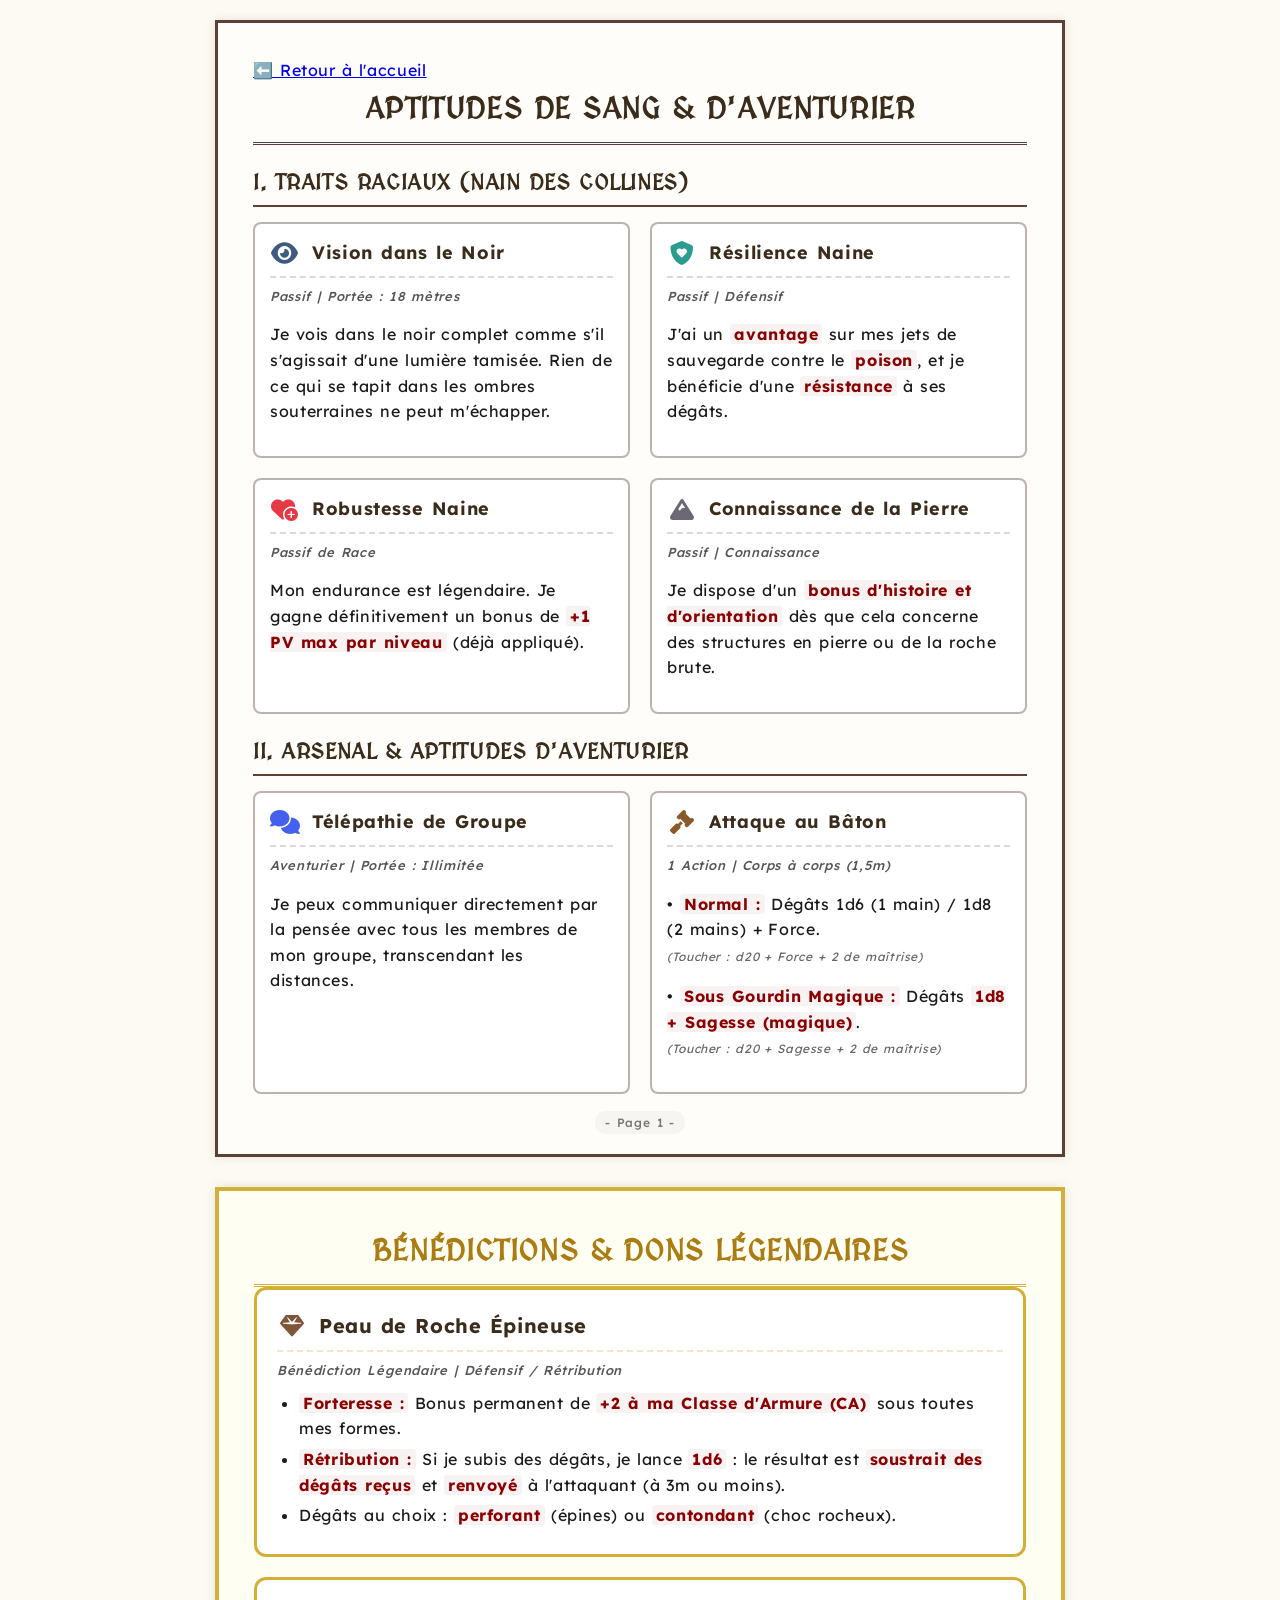
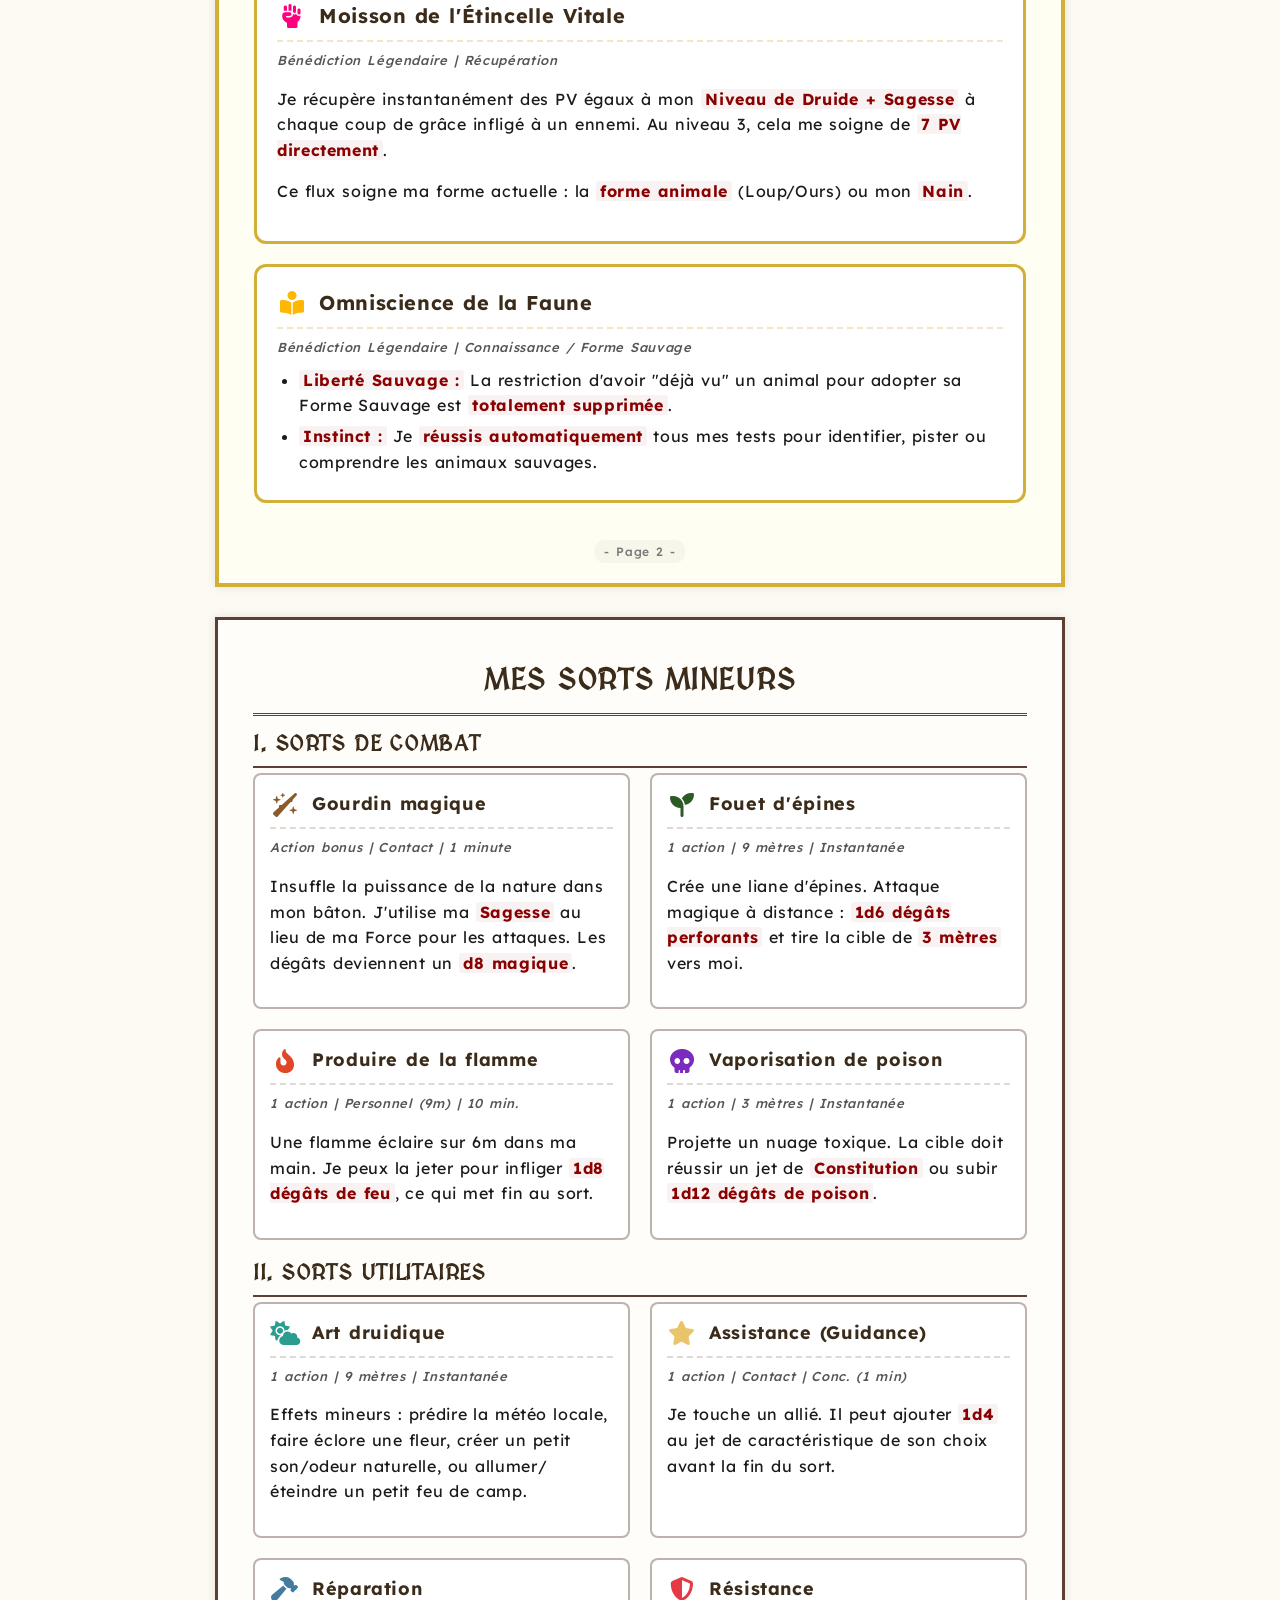
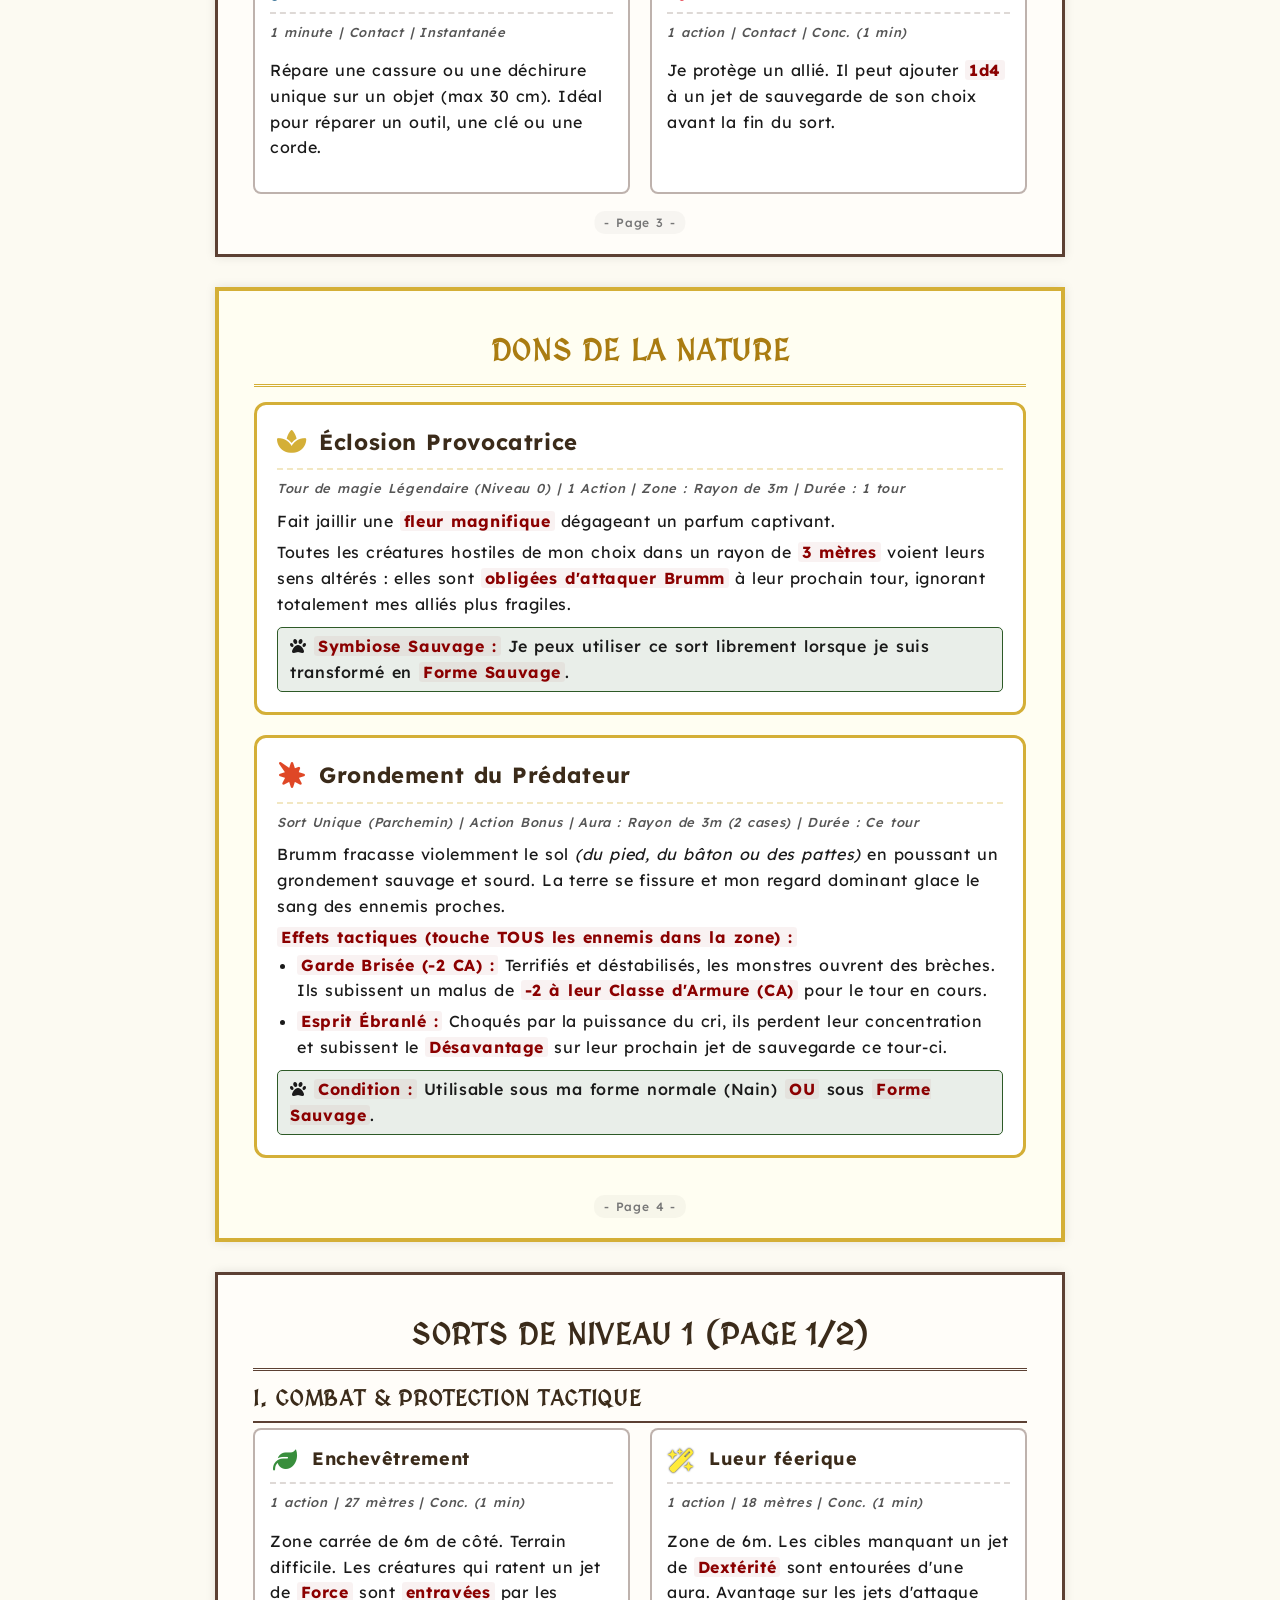
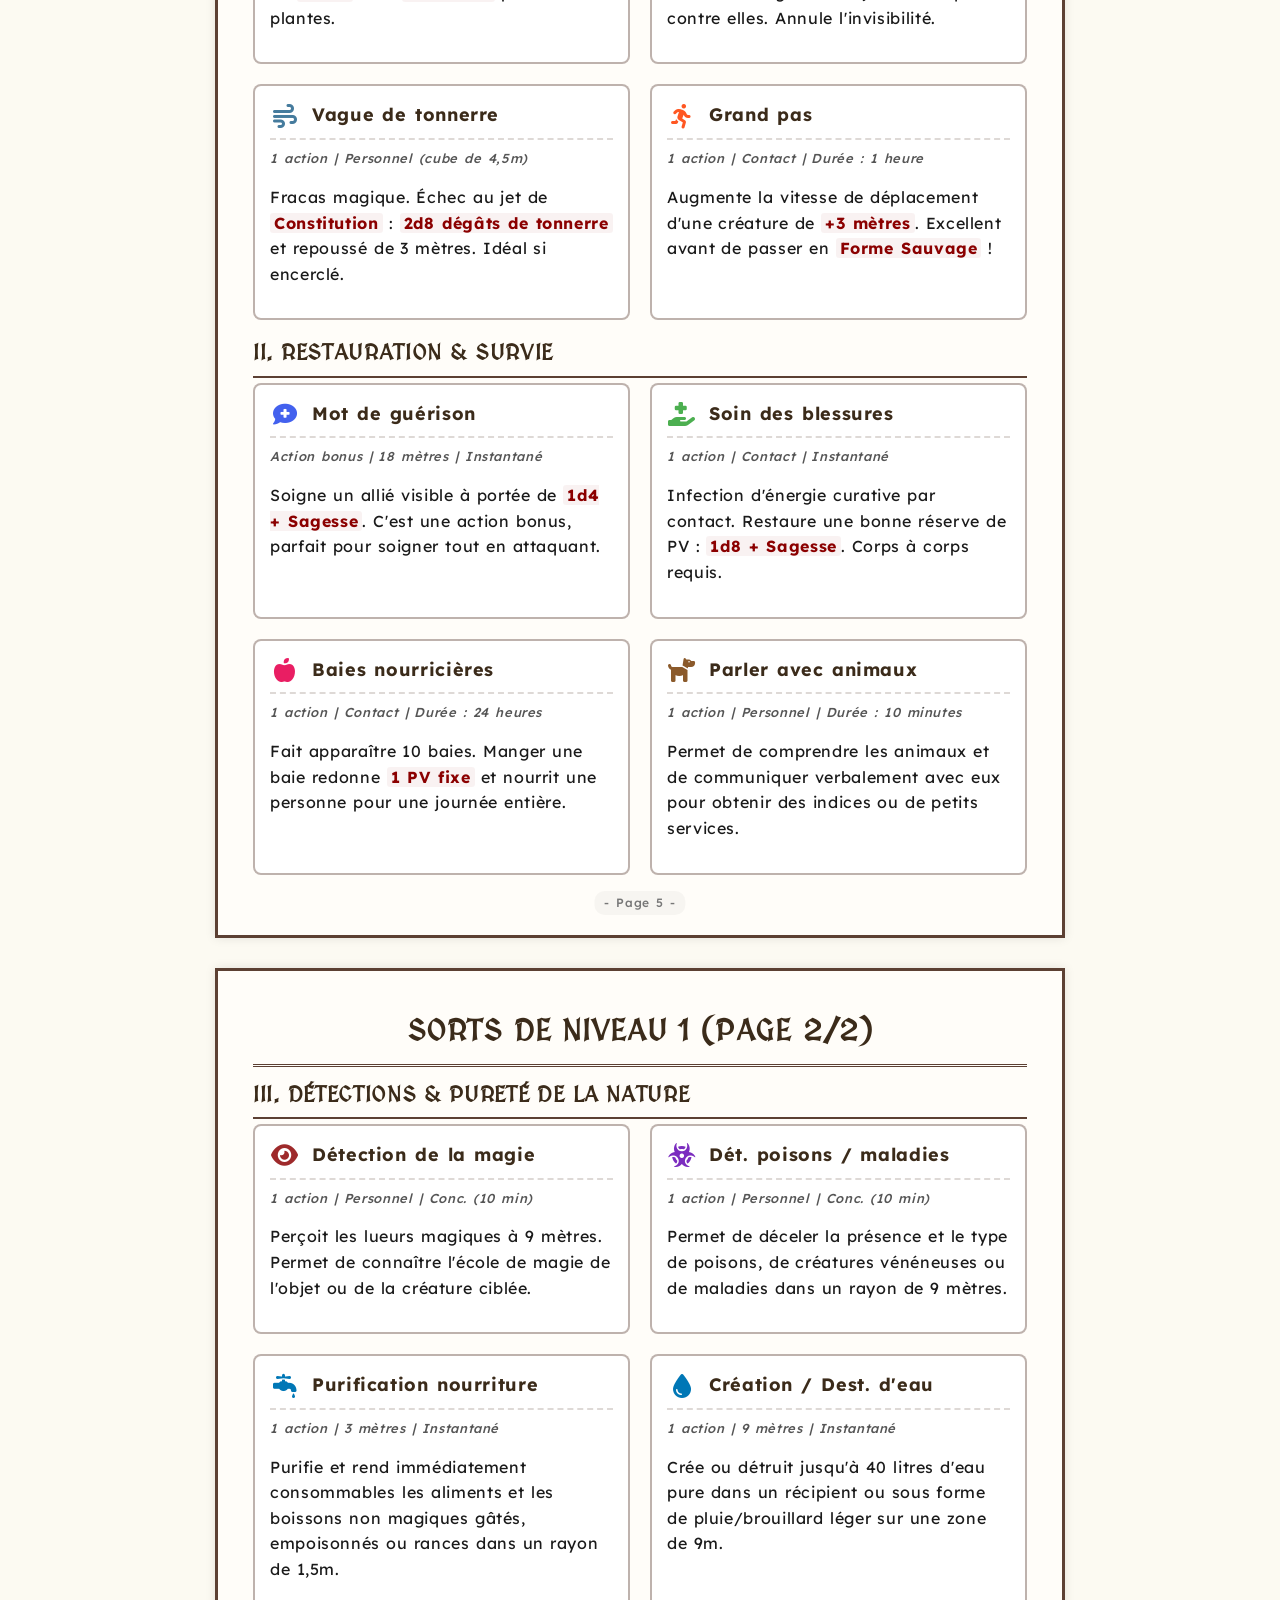
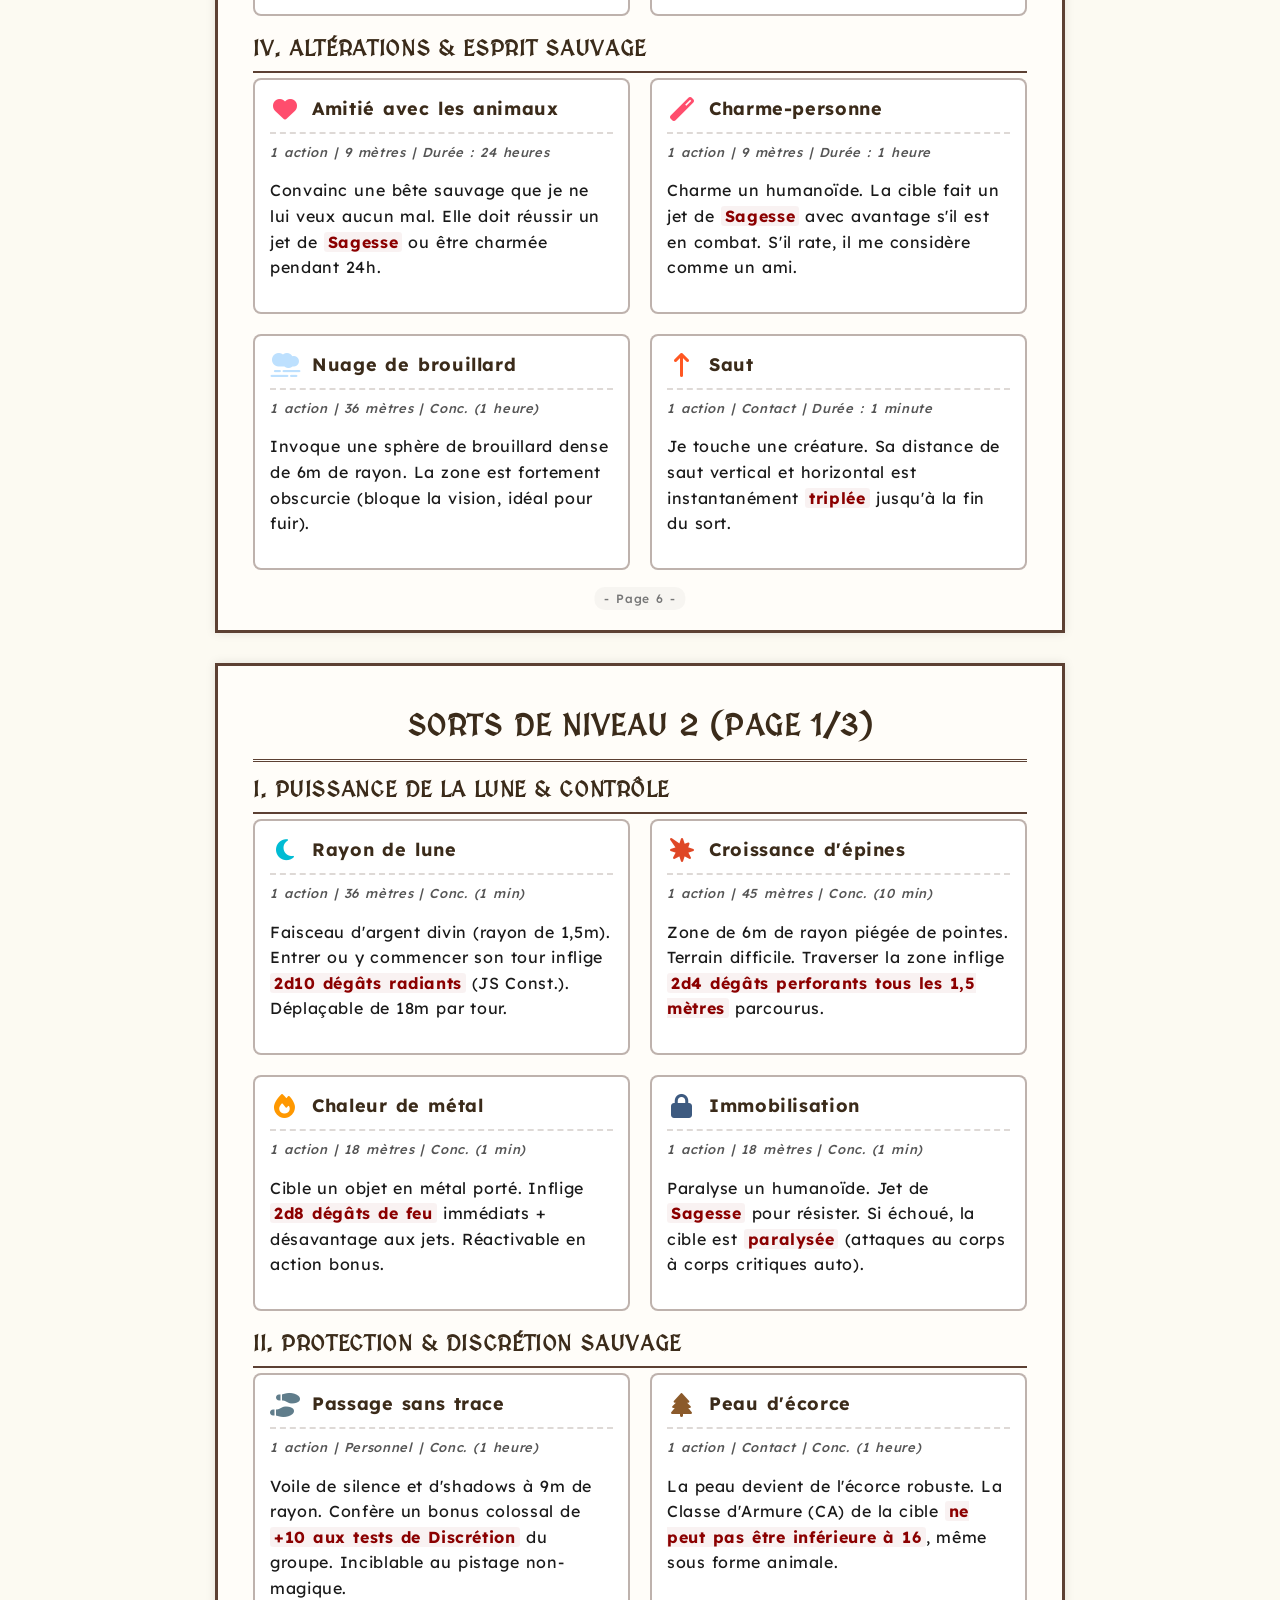
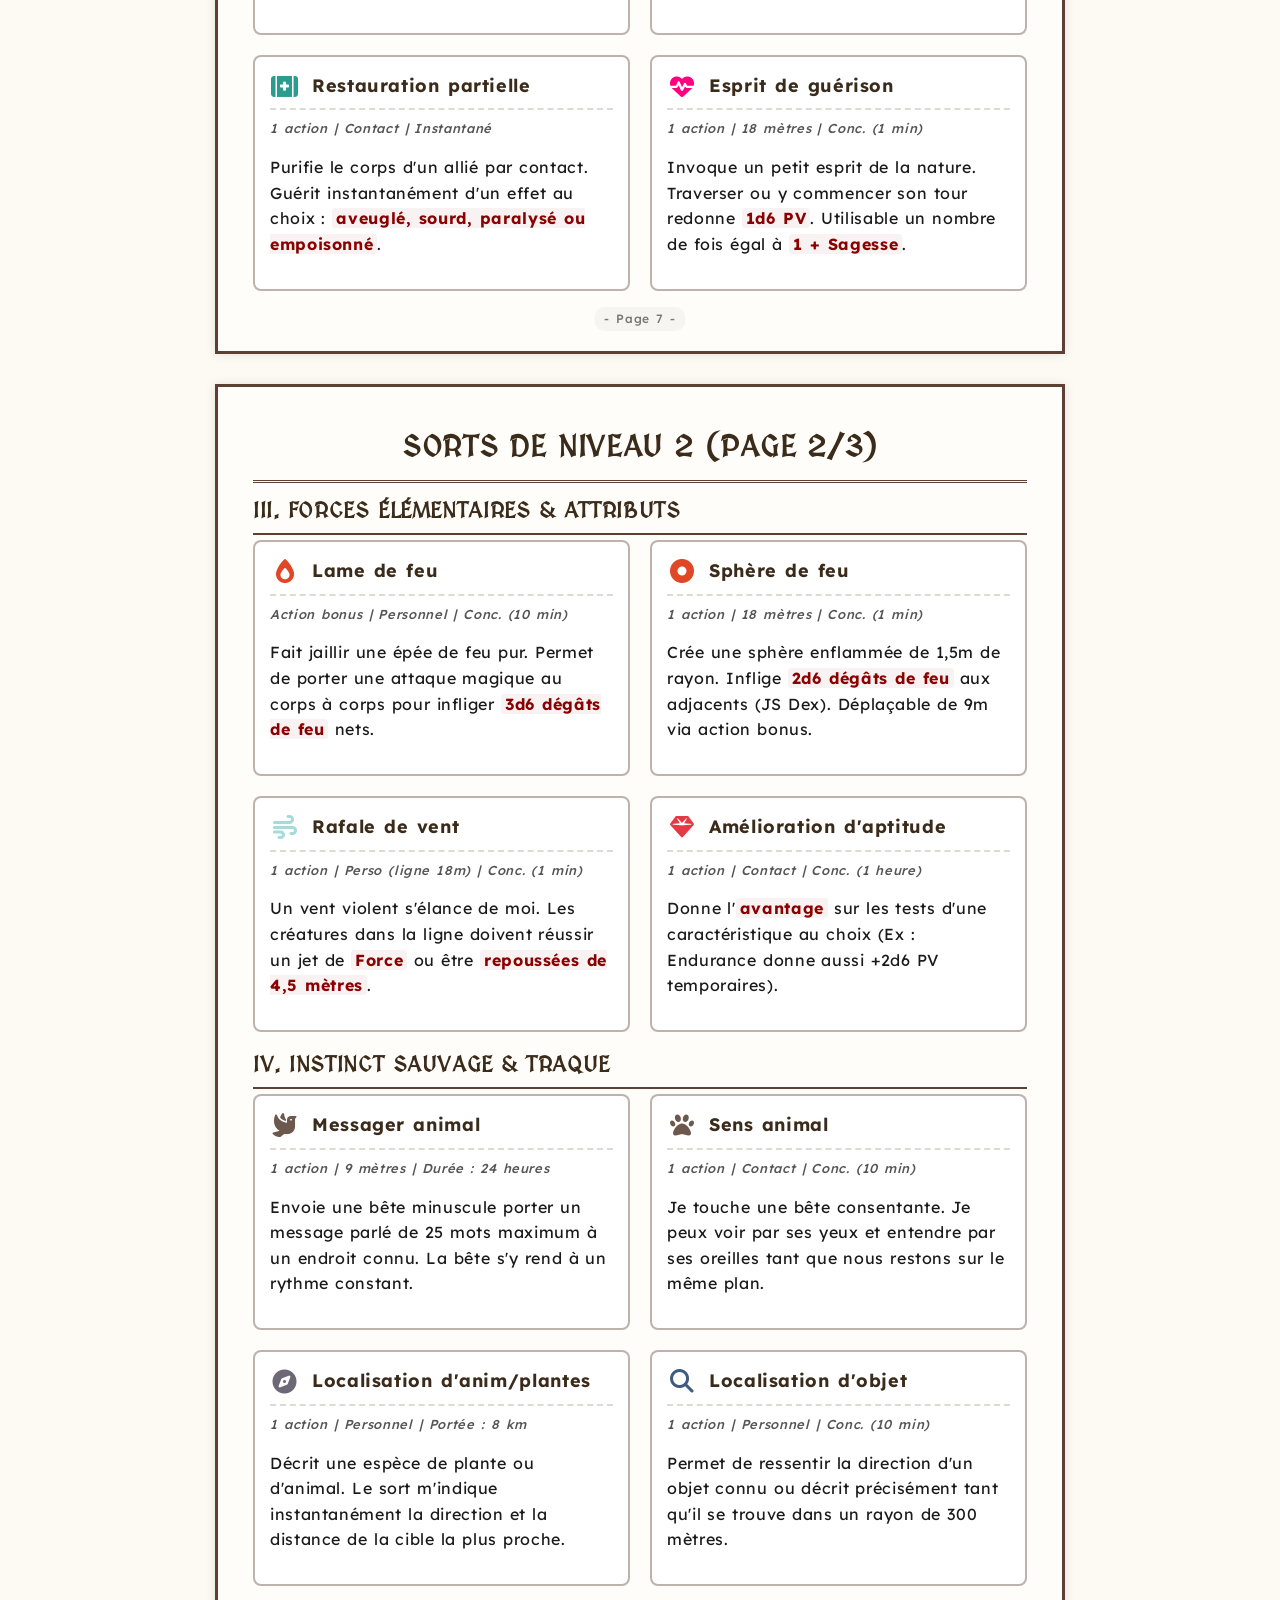
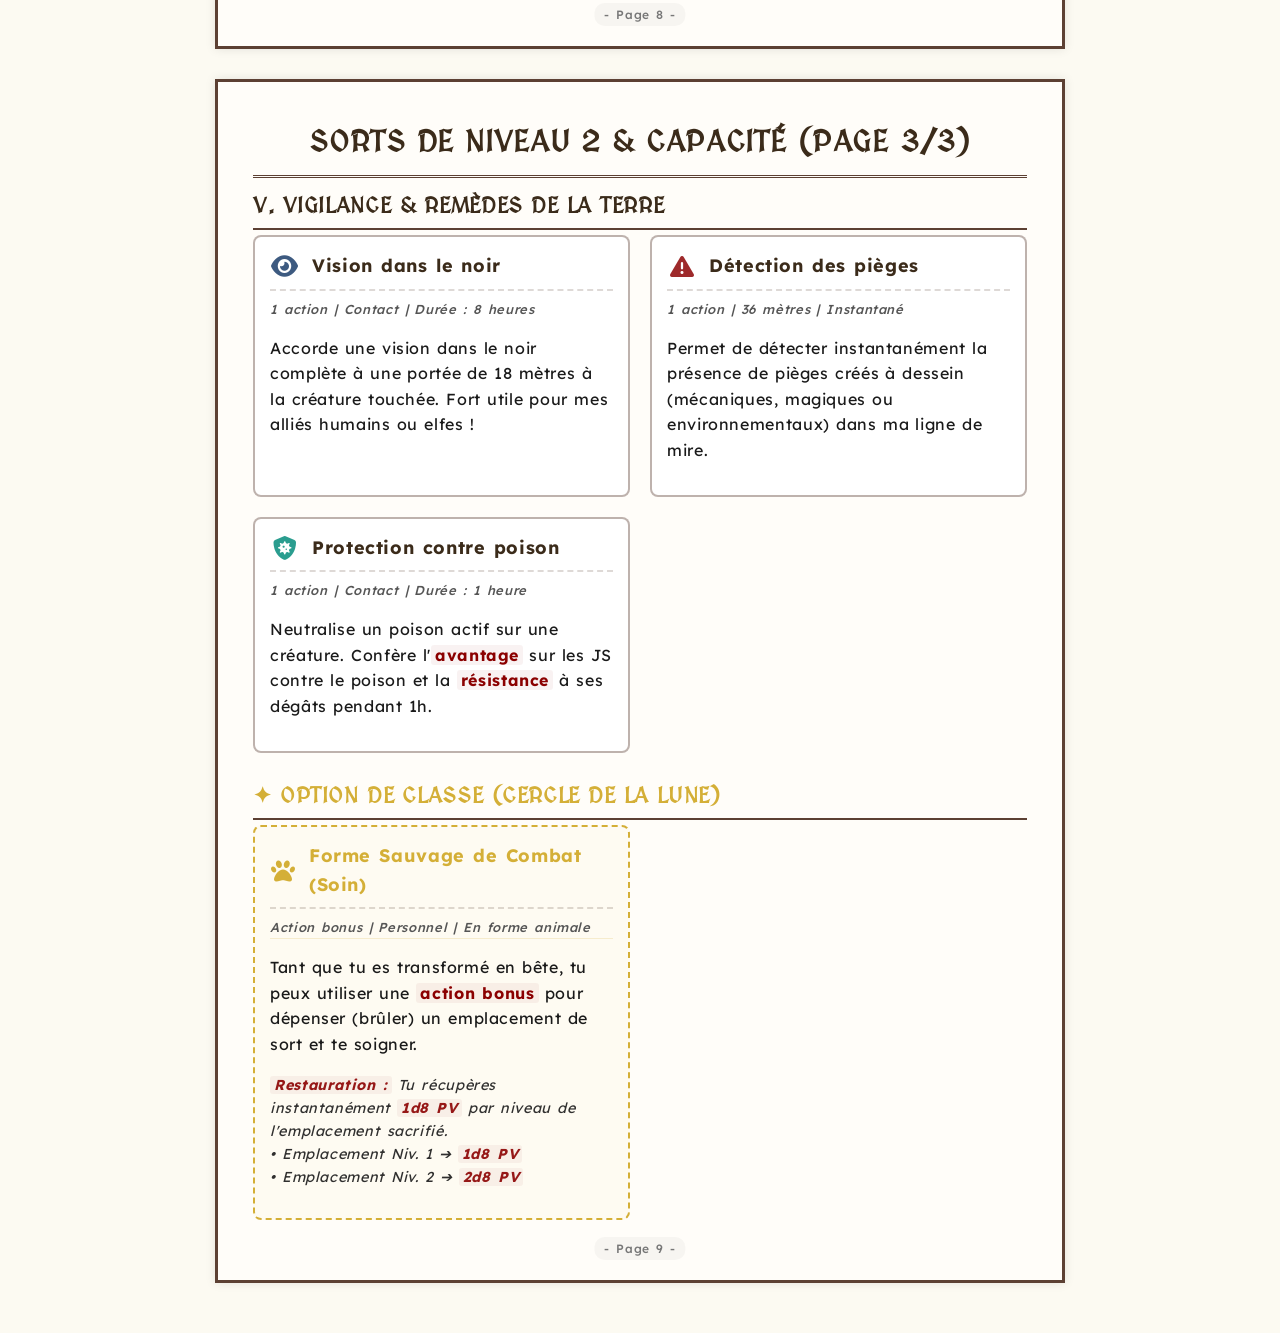
<file: grimoire.html>
<!DOCTYPE html>
<html lang="fr">
<head>
    <meta charset="UTF-8">
    <title>Grimoire de Brumm de la Mousse</title>
    <link rel="preconnect" href="https://fonts.googleapis.com">
    <link rel="preconnect" href="https://fonts.gstatic.com" crossorigin>
    <link href="https://fonts.googleapis.com/css2?family=Lexend:wght@400;500;700&family=MedievalSharp&display=swap" rel="stylesheet">
    <link rel="stylesheet" href="https://cdnjs.cloudflare.com/ajax/libs/font-awesome/6.5.1/css/all.min.css">
    
    <style>
        * { box-sizing: border-box; }
        
        body {
            background-color: #fcfaf2;
            color: #1a1a1a;
            font-family: 'Lexend', sans-serif;
            font-size: 16px;
            line-height: 1.6;
            letter-spacing: 0.04em;
            word-spacing: 0.1em;
            margin: 0;
            padding: 20px;
        }
        
        /* STYLE ÉCRAN : Compact et fluide */
        .page {
            background: #fffdf9;
            border: 3px solid #5c4033;
            box-shadow: 0 0 10px rgba(0,0,0,0.1);
            margin: 0 auto 30px auto;
            max-width: 850px;
            padding: 35px 35px 60px 35px;
            position: relative;
        }

        .page-legendary {
            border: 4px solid #d4af37;
            background: #fffef2;
        }

        .page-number {
            position: absolute;
            bottom: 20px;
            left: 50%;
            transform: translateX(-50%);
            font-family: 'Lexend', sans-serif;
            font-size: 12px;
            font-weight: 500;
            color: #777;
            background: rgba(0,0,0,0.03);
            padding: 2px 10px;
            border-radius: 10px;
        }

        h1, h2, h4 {
            color: #3b2b1a;
            font-family: 'MedievalSharp', cursive;
            margin: 0;
            text-align: center;
        }

        h1 {
            border-bottom: 3px double #5c4033;
            font-size: 30px;
            padding-bottom: 10px;
            text-transform: uppercase;
        }

        .page-legendary h1 {
            border-bottom: 3px double #d4af37;
            color: #aa7c11;
        }

        h2 {
            border-bottom: 2px solid #5c4033;
            font-size: 22px;
            margin: 20px 0 15px 0;
            padding-bottom: 5px;
            text-transform: uppercase;
            text-align: left;
        }

        .page-legendary h2 {
            border-bottom: 2px solid #d4af37;
            color: #3b2b1a;
        }

        .grid {
            display: grid;
            grid-template-columns: 1fr 1fr;
            gap: 20px;
        }

        .spell-box {
            border: 2px solid rgba(92, 64, 51, 0.4);
            background: #ffffff;
            padding: 15px;
            border-radius: 8px;
        }

        .spell-box-large {
            border: 3px solid #d4af37;
            background: #ffffff;
            padding: 20px;
            border-radius: 12px;
            margin-bottom: 20px;
        }

        .spell-header {
            display: flex;
            align-items: center;
            gap: 12px;
            border-bottom: 2px dashed rgba(92, 64, 51, 0.2);
            padding-bottom: 8px;
            margin-bottom: 8px;
        }

        .page-legendary .spell-header {
            border-bottom: 2px dashed rgba(212, 175, 55, 0.3);
        }

        .spell-header i {
            font-size: 24px;
            width: 30px;
            text-align: center;
        }

        /* Couleurs des icônes */
        .icon-gourdin { color: #8b5a2b; }
        .icon-fouet { color: #2d5a27; }
        .icon-flamme { color: #df4726; }
        .icon-poison { color: #7b2cbf; }
        .icon-art { color: #2a9d8f; }
        .icon-assistance { color: #e9c46a; }
        .icon-reparation { color: #457b9d; }
        .icon-resistance { color: #e63946; }
        .icon-provoc { color: #d4af37; }
        .icon-vision { color: #3d5a80; }
        .icon-resilience { color: #2a9d8f; }
        .icon-robustesse { color: #e63946; }
        .icon-pierre { color: #6d6875; }
        .icon-telepathie { color: #4361ee; }
        .icon-peau { color: #7f5539; }
        .icon-moisson { color: #ff007f; }
        .icon-omniscience { color: #ffb703; }
        .icon-soin { color: #4caf50; }
        .icon-racine { color: #388e3c; }
        .icon-lumiere { color: #ffeb3b; text-shadow: 0 0 2px #000; }
        .icon-vitesse { color: #ff5722; }
        .icon-baie { color: #e91e63; }
        .icon-lune { color: #00bcd4; }
        .icon-discretion { color: #607d8b; }
        .icon-metal { color: #ff9800; }
        .icon-eau { color: #0077b6; }
        .icon-detection { color: #9e2a2b; }
        .icon-animaux { color: #6c584c; }
        .icon-charme { color: #ff4d6d; }
        .icon-brouillard { color: #bde0fe; }
        .icon-vent { color: #a8dadc; }

        .spell-title {
            font-family: 'Lexend', sans-serif;
            font-weight: 700;
            font-size: 18px;
            color: #3b2b1a;
        }

        .meta {
            font-size: 13px;
            font-style: italic;
            color: #555;
            margin-bottom: 10px;
            font-weight: 500;
        }

        strong { 
            color: #8b0000; 
            font-weight: 700;
            background-color: rgba(139, 0, 0, 0.05);
            padding: 0 4px;
            border-radius: 3px;
        }

        ul { margin: 5px 0; padding-left: 22px; }
        li { margin-bottom: 5px; }

        .wildshape-notice {
            background: rgba(45, 90, 39, 0.1);
            border: 1px solid #2d5a27;
            padding: 10px;
            border-radius: 5px;
            margin-top: 10px;
            font-weight: 500;
        }

        /* CONFIGURATION IMPRESSION ABSOLUE SANS BUGS */
        @media print {
            @page {
                size: A4 portrait;
                margin: 0;
            }
            
            body { 
                background: white; 
                padding: 0; 
                margin: 0;
                font-size: 14px;
            }
            
            .page {
                margin: 0;
                box-shadow: none;
                background: #fffdf9;
                border: 2px solid #5c4033;
                width: 210mm;
                height: 297mm;
                padding: 25px 30px 50px 30px;
                page-break-after: always;
                break-after: page;
                break-inside: avoid;
                overflow: hidden;
            }
            
            .page-legendary {
                border: 3px solid #d4af37;
                background: #fffef2;
            }

            .grid { gap: 12px; }
            .spell-box { padding: 10px 12px; }
            .spell-box-large { padding: 15px 20px; margin-bottom: 15px; }
            h2 { margin: 12px 0 8px 0; font-size: 20px; }
            p { margin: 4px 0; }
            .page-number { bottom: 15px; }
        }
    </style>
</head>
<body>
<div class="page">
    <a href="index.html" class="btn-back">⬅️ Retour à l'accueil</a>
    <h1>Aptitudes de Sang & d'Aventurier</h1>
    
    <h2>I. Traits Raciaux (Nain des Collines)</h2>
    <div class="grid">
        
        <div class="spell-box">
            <div class="spell-header">
                <i class="fa-solid fa-eye icon-vision"></i>
                <span class="spell-title">Vision dans le Noir</span>
            </div>
            <div class="meta">Passif | Portée : 18 mètres</div>
            <p>Je vois dans le noir complet comme s'il s'agissait d'une lumière tamisée. Rien de ce qui se tapit dans les ombres souterraines ne peut m'échapper.</p>
        </div>

        <div class="spell-box">
            <div class="spell-header">
                <i class="fa-solid fa-shield-heart icon-resilience"></i>
                <span class="spell-title">Résilience Naine</span>
            </div>
            <div class="meta">Passif | Défensif</div>
            <p>J'ai un <strong>avantage</strong> sur mes jets de sauvegarde contre le <strong>poison</strong>, et je bénéficie d'une <strong>résistance</strong> à ses dégâts.</p>
        </div>

        <div class="spell-box">
            <div class="spell-header">
                <i class="fa-solid fa-heart-circle-plus icon-robustesse"></i>
                <span class="spell-title">Robustesse Naine</span>
            </div>
            <div class="meta">Passif de Race</div>
            <p>Mon endurance est légendaire. Je gagne définitivement un bonus de <strong>+1 PV max par niveau</strong> (déjà appliqué).</p>
        </div>

        <div class="spell-box">
            <div class="spell-header">
                <i class="fa-solid fa-mountain icon-pierre"></i>
                <span class="spell-title">Connaissance de la Pierre</span>
            </div>
            <div class="meta">Passif | Connaissance</div>
            <p>Je dispose d'un <strong>bonus d'histoire et d'orientation</strong> dès que cela concerne des structures en pierre ou de la roche brute.</p>
        </div>

    </div>

    <h2>II. Arsenal & Aptitudes d'Aventurier</h2>
    <div class="grid">
        <div class="spell-box">
            <div class="spell-header">
                <i class="fa-solid fa-comments icon-telepathie"></i>
                <span class="spell-title">Télépathie de Groupe</span>
            </div>
            <div class="meta">Aventurier | Portée : Illimitée</div>
            <p>Je peux communiquer directement par la pensée avec tous les membres de mon groupe, transcendant les distances.</p>
        </div>

        <div class="spell-box">
    <div class="spell-header">
        <i class="fa-solid fa-gavel icon-gourdin"></i>
        <span class="spell-title">Attaque au Bâton</span>
    </div>
    <div class="meta">1 Action | Corps à corps (1,5m)</div>
    <p style="margin-bottom: 8px;">• <strong>Normal :</strong> Dégâts 1d6 (1 main) / 1d8 (2 mains) + Force.<br>
    <span style="font-size: 12px; color: #666; font-style: italic;">(Toucher : d20 + Force + 2 de maîtrise)</span></p>
    
    <p>• <strong>Sous Gourdin Magique :</strong> Dégâts <strong>1d8 + Sagesse (magique)</strong>.<br>
    <span style="font-size: 12px; color: #666; font-style: italic;">(Toucher : d20 + Sagesse + 2 de maîtrise)</span></p>
</div>
    </div>
    
    <div class="page-number">- Page 1 -</div>
</div>

<div class="page page-legendary">
    <h1>Bénédictions & Dons Légendaires</h1>
    
    <div class="spell-box-large">
        <div class="spell-header">
            <i class="fa-solid fa-gem icon-peau"></i>
            <span class="spell-title" style="font-size: 20px;">Peau de Roche Épineuse</span>
        </div>
        <div class="meta">Bénédiction Légendaire | Défensif / Rétribution</div>
        <ul>
            <li><strong>Forteresse :</strong> Bonus permanent de <strong>+2 à ma Classe d'Armure (CA)</strong> sous toutes mes formes.</li>
            <li><strong>Rétribution :</strong> Si je subis des dégâts, je lance <strong>1d6</strong> : le résultat est <strong>soustrait des dégâts reçus</strong> et <strong>renvoyé</strong> à l'attaquant (à 3m ou moins).</li>
            <li>Dégâts au choix : <strong>perforant</strong> (épines) ou <strong>contondant</strong> (choc rocheux).</li>
        </ul>
    </div>

    <div class="spell-box-large">
        <div class="spell-header">
            <i class="fa-solid fa-fist-raised icon-moisson"></i>
            <span class="spell-title" style="font-size: 20px;">Moisson de l'Étincelle Vitale</span>
        </div>
        <div class="meta">Bénédiction Légendaire | Récupération</div>
        <p>Je récupère instantanément des PV égaux à mon <strong>Niveau de Druide + Sagesse</strong> à chaque coup de grâce infligé à un ennemi. Au niveau 3, cela me soigne de <strong>7 PV directement</strong>.</p>
        <p>Ce flux soigne ma forme actuelle : la <strong>forme animale</strong> (Loup/Ours) ou mon <strong>Nain</strong>.</p>
    </div>

    <div class="spell-box-large">
        <div class="spell-header">
            <i class="fa-solid fa-book-open-reader icon-omniscience"></i>
            <span class="spell-title" style="font-size: 20px;">Omniscience de la Faune</span>
        </div>
        <div class="meta">Bénédiction Légendaire | Connaissance / Forme Sauvage</div>
        <ul>
            <li><strong>Liberté Sauvage :</strong> La restriction d'avoir "déjà vu" un animal pour adopter sa Forme Sauvage est <strong>totalement supprimée</strong>.</li>
            <li><strong>Instinct :</strong> Je <strong>réussis automatiquement</strong> tous mes tests pour identifier, pister ou comprendre les animaux sauvages.</li>
        </ul>
    </div>
    
    <div class="page-number">- Page 2 -</div>
</div>

<div class="page">
    <h1>Mes Sorts Mineurs</h1>
    
    <h2 style="margin-top: 10px; margin-bottom: 5px;">I. Sorts de Combat</h2>
    <div class="grid">
        
        <div class="spell-box">
            <div class="spell-header">
                <i class="fa-solid fa-wand-sparkles icon-gourdin"></i>
                <span class="spell-title">Gourdin magique</span>
            </div>
            <div class="meta">Action bonus | Contact | 1 minute</div>
            <p>Insuffle la puissance de la nature dans mon bâton. J'utilise ma <strong>Sagesse</strong> au lieu de ma Force pour les attaques. Les dégâts deviennent un <strong>d8 magique</strong>.</p>
        </div>

        <div class="spell-box">
            <div class="spell-header">
                <i class="fa-solid fa-seedling icon-fouet"></i>
                <span class="spell-title">Fouet d'épines</span>
            </div>
            <div class="meta">1 action | 9 mètres | Instantanée</div>
            <p>Crée une liane d'épines. Attaque magique à distance : <strong>1d6 dégâts perforants</strong> et tire la cible de <strong>3 mètres</strong> vers moi.</p>
        </div>

        <div class="spell-box">
            <div class="spell-header">
                <i class="fa-solid fa-fire-flame-curved icon-flamme"></i>
                <span class="spell-title">Produire de la flamme</span>
            </div>
            <div class="meta">1 action | Personnel (9m) | 10 min.</div>
            <p>Une flamme éclaire sur 6m dans ma main. Je peux la jeter pour infliger <strong>1d8 dégâts de feu</strong>, ce qui met fin au sort.</p>
        </div>

        <div class="spell-box">
            <div class="spell-header">
                <i class="fa-solid fa-skull icon-poison"></i>
                <span class="spell-title">Vaporisation de poison</span>
            </div>
            <div class="meta">1 action | 3 mètres | Instantanée</div>
            <p>Projette un nuage toxique. La cible doit réussir un jet de <strong>Constitution</strong> ou subir <strong>1d12 dégâts de poison</strong>.</p>
        </div>

    </div>
    
    <h2 style="margin-top: 15px; margin-bottom: 5px;">II. Sorts Utilitaires</h2>
    <div class="grid">

        <div class="spell-box">
            <div class="spell-header">
                <i class="fa-solid fa-cloud-sun icon-art"></i>
                <span class="spell-title">Art druidique</span>
            </div>
            <div class="meta">1 action | 9 mètres | Instantanée</div>
            <p>Effets mineurs : prédire la météo locale, faire éclore une fleur, créer un petit son/odeur naturelle, ou allumer/éteindre un petit feu de camp.</p>
        </div>

        <div class="spell-box">
            <div class="spell-header">
                <i class="fa-solid fa-star icon-assistance"></i>
                <span class="spell-title">Assistance (Guidance)</span>
            </div>
            <div class="meta">1 action | Contact | Conc. (1 min)</div>
            <p>Je touche un allié. Il peut ajouter <strong>1d4</strong> au jet de caractéristique de son choix avant la fin du sort.</p>
        </div>

        <div class="spell-box">
            <div class="spell-header">
                <i class="fa-solid fa-hammer icon-reparation"></i>
                <span class="spell-title">Réparation</span>
            </div>
            <div class="meta">1 minute | Contact | Instantanée</div>
            <p>Répare une cassure ou une déchirure unique sur un objet (max 30 cm). Idéal pour réparer un outil, une clé ou une corde.</p>
        </div>

        <div class="spell-box">
            <div class="spell-header">
                <i class="fa-solid fa-shield-halved icon-resistance"></i>
                <span class="spell-title">Résistance</span>
            </div>
            <div class="meta">1 action | Contact | Conc. (1 min)</div>
            <p>Je protège un allié. Il peut ajouter <strong>1d4</strong> à un jet de sauvegarde de son choix avant la fin du sort.</p>
        </div>

    </div>
    
    <div class="page-number">- Page 3 -</div>
</div>

<div class="page page-legendary">
    <h1>Dons de la Nature</h1>
    
    <div class="spell-box-large" style="margin-top: 15px;">
        <div class="spell-header">
            <i class="fa-solid fa-spa icon-provoc" style="font-size: 26px;"></i>
            <span class="spell-title" style="font-size: 22px;">Éclosion Provocatrice</span>
        </div>
        <div class="meta">Tour de magie Légendaire (Niveau 0) | 1 Action | Zone : Rayon de 3m | Durée : 1 tour</div>
        
        <p style="margin: 6px 0;">Fait jaillir une <strong>fleur magnifique</strong> dégageant un parfum captivant.</p>
        <p style="margin: 6px 0;">Toutes les créatures hostiles de mon choix dans un rayon de <strong>3 mètres</strong> voient leurs sens altérés : elles sont <strong>obligées d'attaquer Brumm</strong> à leur prochain tour, ignorant totalement mes alliés plus fragiles.</p>

        <div class="wildshape-notice" style="margin-top: 10px; padding: 6px 12px;">
            <i class="fa-solid fa-paw"></i> <strong>Symbiose Sauvage :</strong> Je peux utiliser ce sort librement lorsque je suis transformé en <strong>Forme Sauvage</strong>.
        </div>
    </div>

    <div class="spell-box-large" style="margin-top: 20px;">
        <div class="spell-header">
            <i class="fa-solid fa-burst icon-flamme" style="font-size: 26px;"></i>
            <span class="spell-title" style="font-size: 22px;">Grondement du Prédateur</span>
        </div>
        <div class="meta">Sort Unique (Parchemin) | Action Bonus | Aura : Rayon de 3m (2 cases) | Durée : Ce tour</div>
        
        <p style="margin: 6px 0;">Brumm fracasse violemment le sol <em>(du pied, du bâton ou des pattes)</em> en poussant un grondement sauvage et sourd. La terre se fissure et mon regard dominant glace le sang des ennemis proches.</p>
        
        <p style="margin: 6px 0 2px 0;"><strong>Effets tactiques (touche TOUS les ennemis dans la zone) :</strong></p>
        <ul style="padding-left: 20px; margin: 0 0 10px 0;">
            <li><strong>Garde Brisée (-2 CA) :</strong> Terrifiés et déstabilisés, les monstres ouvrent des brèches. Ils subissent un malus de <strong>-2 à leur Classe d'Armure (CA)</strong> pour le tour en cours.</li>
            <li><strong>Esprit Ébranlé :</strong> Choqués par la puissance du cri, ils perdent leur concentration et subissent le <strong>Désavantage</strong> sur leur prochain jet de sauvegarde ce tour-ci.</li>
        </ul>

        <div class="wildshape-notice" style="margin-top: 5px; padding: 6px 12px;">
            <i class="fa-solid fa-paw"></i> <strong>Condition :</strong> Utilisable sous ma forme normale (Nain) <strong>OU</strong> sous <strong>Forme Sauvage</strong>.
        </div>
    </div>
    
    <div class="page-number">- Page 4 -</div>
</div>

<div class="page">
    <h1>Sorts de Niveau 1 (Page 1/2)</h1>
    
    <h2 style="margin-top: 10px; margin-bottom: 5px;">I. Combat & Protection tactique</h2>
    <div class="grid">

        <div class="spell-box">
            <div class="spell-header">
                <i class="fa-solid fa-leaf icon-racine"></i>
                <span class="spell-title">Enchevêtrement</span>
            </div>
            <div class="meta">1 action | 27 mètres | Conc. (1 min)</div>
            <p>Zone carrée de 6m de côté. Terrain difficile. Les créatures qui ratent un jet de <strong>Force</strong> sont <strong>entravées</strong> par les plantes.</p>
        </div>

        <div class="spell-box">
            <div class="spell-header">
                <i class="fa-solid fa-wand-magic-sparkles icon-lumiere"></i>
                <span class="spell-title">Lueur féerique</span>
            </div>
            <div class="meta">1 action | 18 mètres | Conc. (1 min)</div>
            <p>Zone de 6m. Les cibles manquant un jet de <strong>Dextérité</strong> sont entourées d'une aura. Avantage sur les jets d'attaque contre elles. Annule l'invisibilité.</p>
        </div>

        <div class="spell-box">
            <div class="spell-header">
                <i class="fa-solid fa-wind icon-reparation"></i>
                <span class="spell-title">Vague de tonnerre</span>
            </div>
            <div class="meta">1 action | Personnel (cube de 4,5m)</div>
            <p>Fracas magique. Échec au jet de <strong>Constitution</strong> : <strong>2d8 dégâts de tonnerre</strong> et repoussé de 3 mètres. Idéal si encerclé.</p>
        </div>

        <div class="spell-box">
            <div class="spell-header">
                <i class="fa-solid fa-person-running icon-vitesse"></i>
                <span class="spell-title">Grand pas</span>
            </div>
            <div class="meta">1 action | Contact | Durée : 1 heure</div>
            <p>Augmente la vitesse de déplacement d'une créature de <strong>+3 mètres</strong>. Excellent avant de passer en <strong>Forme Sauvage</strong> !</p>
        </div>

    </div>

    <h2 style="margin-top: 15px; margin-bottom: 5px;">II. Restauration & Survie</h2>
    <div class="grid">

        <div class="spell-box">
            <div class="spell-header">
                <i class="fa-solid fa-comment-medical icon-telepathie"></i>
                <span class="spell-title">Mot de guérison</span>
            </div>
            <div class="meta">Action bonus | 18 mètres | Instantané</div>
            <p>Soigne un allié visible à portée de <strong>1d4 + Sagesse</strong>. C'est une action bonus, parfait pour soigner tout en attaquant.</p>
        </div>

        <div class="spell-box">
            <div class="spell-header">
                <i class="fa-solid fa-hand-holding-medical icon-soin"></i>
                <span class="spell-title">Soin des blessures</span>
            </div>
            <div class="meta">1 action | Contact | Instantané</div>
            <p>Infection d'énergie curative par contact. Restaure une bonne réserve de PV : <strong>1d8 + Sagesse</strong>. Corps à corps requis.</p>
        </div>

        <div class="spell-box">
            <div class="spell-header">
                <i class="fa-solid fa-apple-whole icon-baie"></i>
                <span class="spell-title">Baies nourricières</span>
            </div>
            <div class="meta">1 action | Contact | Durée : 24 heures</div>
            <p>Fait apparaître 10 baies. Manger une baie redonne <strong>1 PV fixe</strong> et nourrit une personne pour une journée entière.</p>
        </div>

        <div class="spell-box">
            <div class="spell-header">
                <i class="fa-solid fa-dog icon-gourdin"></i>
                <span class="spell-title">Parler avec animaux</span>
            </div>
            <div class="meta">1 action | Personnel | Durée : 10 minutes</div>
            <p>Permet de comprendre les animaux et de communiquer verbalement avec eux pour obtenir des indices ou de petits services.</p>
        </div>

    </div>
    <div class="page-number">- Page 5 -</div>
</div>

<div class="page">
    <h1>Sorts de Niveau 1 (Page 2/2)</h1>
    
    <h2 style="margin-top: 10px; margin-bottom: 5px;">III. Détections & Pureté de la Nature</h2>
    <div class="grid">

        <div class="spell-box">
            <div class="spell-header">
                <i class="fa-solid fa-eye icon-detection"></i>
                <span class="spell-title">Détection de la magie</span>
            </div>
            <div class="meta">1 action | Personnel | Conc. (10 min)</div>
            <p>Perçoit les lueurs magiques à 9 mètres. Permet de connaître l'école de magie de l'objet ou de la créature ciblée.</p>
        </div>

        <div class="spell-box">
            <div class="spell-header">
                <i class="fa-solid fa-biohazard icon-poison"></i>
                <span class="spell-title">Dét. poisons / maladies</span>
            </div>
            <div class="meta">1 action | Personnel | Conc. (10 min)</div>
            <p>Permet de déceler la présence et le type de poisons, de créatures vénéneuses ou de maladies dans un rayon de 9 mètres.</p>
        </div>

        <div class="spell-box">
            <div class="spell-header">
                <i class="fa-solid fa-faucet-drip icon-eau"></i>
                <span class="spell-title">Purification nourriture</span>
            </div>
            <div class="meta">1 action | 3 mètres | Instantané</div>
            <p>Purifie et rend immédiatement consommables les aliments et les boissons non magiques gâtés, empoisonnés ou rances dans un rayon de 1,5m.</p>
        </div>

        <div class="spell-box">
            <div class="spell-header">
                <i class="fa-solid fa-droplet icon-eau"></i>
                <span class="spell-title">Création / Dest. d'eau</span>
            </div>
            <div class="meta">1 action | 9 mètres | Instantané</div>
            <p>Crée ou détruit jusqu'à 40 litres d'eau pure dans un récipient ou sous forme de pluie/brouillard léger sur une zone de 9m.</p>
        </div>

    </div>

    <h2 style="margin-top: 15px; margin-bottom: 5px;">IV. Altérations & Esprit Sauvage</h2>
    <div class="grid">

        <div class="spell-box">
            <div class="spell-header">
                <i class="fa-solid fa-heart icon-charme"></i>
                <span class="spell-title">Amitié avec les animaux</span>
            </div>
            <div class="meta">1 action | 9 mètres | Durée : 24 heures</div>
            <p>Convainc une bête sauvage que je ne lui veux aucun mal. Elle doit réussir un jet de <strong>Sagesse</strong> ou être charmée pendant 24h.</p>
        </div>

        <div class="spell-box">
            <div class="spell-header">
                <i class="fa-solid fa-wand-magic icon-charme"></i>
                <span class="spell-title">Charme-personne</span>
            </div>
            <div class="meta">1 action | 9 mètres | Durée : 1 heure</div>
            <p>Charme un humanoïde. La cible fait un jet de <strong>Sagesse</strong> avec avantage s'il est en combat. S'il rate, il me considère comme un ami.</p>
        </div>

        <div class="spell-box">
            <div class="spell-header">
                <i class="fa-solid fa-smog icon-brouillard"></i>
                <span class="spell-title">Nuage de brouillard</span>
            </div>
            <div class="meta">1 action | 36 mètres | Conc. (1 heure)</div>
            <p>Invoque une sphère de brouillard dense de 6m de rayon. La zone est fortement obscurcie (bloque la vision, idéal pour fuir).</p>
        </div>

        <div class="spell-box">
            <div class="spell-header">
                <i class="fa-solid fa-arrow-up-long icon-vitesse"></i>
                <span class="spell-title">Saut</span>
            </div>
            <div class="meta">1 action | Contact | Durée : 1 minute</div>
            <p>Je touche une créature. Sa distance de saut vertical et horizontal est instantanément <strong>triplée</strong> jusqu'à la fin du sort.</p>
        </div>

    </div>
    <div class="page-number">- Page 6 -</div>
</div>


<div class="page">
    <h1>Sorts de Niveau 2 (Page 1/3)</h1>
    
    <h2 style="margin-top: 10px; margin-bottom: 5px;">I. Puissance de la Lune & Contrôle</h2>
    <div class="grid">

        <div class="spell-box">
            <div class="spell-header">
                <i class="fa-solid fa-moon icon-lune"></i>
                <span class="spell-title">Rayon de lune</span>
            </div>
            <div class="meta">1 action | 36 mètres | Conc. (1 min)</div>
            <p>Faisceau d'argent divin (rayon de 1,5m). Entrer ou y commencer son tour inflige <strong>2d10 dégâts radiants</strong> (JS Const.). Déplaçable de 18m par tour.</p>
        </div>

        <div class="spell-box">
            <div class="spell-header">
                <i class="fa-solid fa-burst icon-flamme"></i>
                <span class="spell-title">Croissance d'épines</span>
            </div>
            <div class="meta">1 action | 45 mètres | Conc. (10 min)</div>
            <p>Zone de 6m de rayon piégée de pointes. Terrain difficile. Traverser la zone inflige <strong>2d4 dégâts perforants tous les 1,5 mètres</strong> parcourus.</p>
        </div>

        <div class="spell-box">
            <div class="spell-header">
                <i class="fa-solid fa-fire icon-metal"></i>
                <span class="spell-title">Chaleur de métal</span>
            </div>
            <div class="meta">1 action | 18 mètres | Conc. (1 min)</div>
            <p>Cible un objet en métal porté. Inflige <strong>2d8 dégâts de feu</strong> immédiats + désavantage aux jets. Réactivable en action bonus.</p>
        </div>

        <div class="spell-box">
            <div class="spell-header">
                <i class="fa-solid fa-lock icon-vision"></i>
                <span class="spell-title">Immobilisation</span>
            </div>
            <div class="meta">1 action | 18 mètres | Conc. (1 min)</div>
            <p>Paralyse un humanoïde. Jet de <strong>Sagesse</strong> pour résister. Si échoué, la cible est <strong>paralysée</strong> (attaques au corps à corps critiques auto).</p>
        </div>

    </div>

    <h2 style="margin-top: 15px; margin-bottom: 5px;">II. Protection & Discrétion Sauvage</h2>
    <div class="grid">

        <div class="spell-box">
            <div class="spell-header">
                <i class="fa-solid fa-shoe-prints icon-discretion"></i>
                <span class="spell-title">Passage sans trace</span>
            </div>
            <div class="meta">1 action | Personnel | Conc. (1 heure)</div>
            <p>Voile de silence et d'shadows à 9m de rayon. Confère un bonus colossal de <strong>+10 aux tests de Discrétion</strong> du groupe. Inciblable au pistage non-magique.</p>
        </div>

        <div class="spell-box">
            <div class="spell-header">
                <i class="fa-solid fa-tree icon-gourdin"></i>
                <span class="spell-title">Peau d'écorce</span>
            </div>
            <div class="meta">1 action | Contact | Conc. (1 heure)</div>
            <p>La peau devient de l'écorce robuste. La Classe d'Armure (CA) de la cible <strong>ne peut pas être inférieure à 16</strong>, même sous forme animale.</p>
        </div>

        <div class="spell-box">
            <div class="spell-header">
                <i class="fa-solid fa-kit-medical icon-resilience"></i>
                <span class="spell-title">Restauration partielle</span>
            </div>
            <div class="meta">1 action | Contact | Instantané</div>
            <p>Purifie le corps d'un allié par contact. Guérit instantanément d'un effet au choix : <strong>aveuglé, sourd, paralysé ou empoisonné</strong>.</p>
        </div>

        <div class="spell-box">
            <div class="spell-header">
                <i class="fa-solid fa-heart-pulse icon-moisson"></i>
                <span class="spell-title">Esprit de guérison</span>
            </div>
            <div class="meta">1 action | 18 mètres | Conc. (1 min)</div>
            <p>Invoque un petit esprit de la nature. Traverser ou y commencer son tour redonne <strong>1d6 PV</strong>. Utilisable un nombre de fois égal à <strong>1 + Sagesse</strong>.</p>
        </div>

    </div>
    <div class="page-number">- Page 7 -</div>
</div>

<div class="page">
    <h1>Sorts de Niveau 2 (Page 2/3)</h1>
    
    <h2 style="margin-top: 10px; margin-bottom: 5px;">III. Forces Élémentaires & Attributs</h2>
    <div class="grid">

        <div class="spell-box">
            <div class="spell-header">
                <i class="fa-solid fa-fire-flame-simple icon-flamme"></i>
                <span class="spell-title">Lame de feu</span>
            </div>
            <div class="meta">Action bonus | Personnel | Conc. (10 min)</div>
            <p>Fait jaillir une épée de feu pur. Permet de porter une attaque magique au corps à corps pour infliger <strong>3d6 dégâts de feu</strong> nets.</p>
        </div>

        <div class="spell-box">
            <div class="spell-header">
                <i class="fa-solid fa-circle-dot icon-flamme"></i>
                <span class="spell-title">Sphère de feu</span>
            </div>
            <div class="meta">1 action | 18 mètres | Conc. (1 min)</div>
            <p>Crée une sphère enflammée de 1,5m de rayon. Inflige <strong>2d6 dégâts de feu</strong> aux adjacents (JS Dex). Déplaçable de 9m via action bonus.</p>
        </div>

        <div class="spell-box">
            <div class="spell-header">
                <i class="fa-solid fa-wind icon-vent"></i>
                <span class="spell-title">Rafale de vent</span>
            </div>
            <div class="meta">1 action | Perso (ligne 18m) | Conc. (1 min)</div>
            <p>Un vent violent s'élance de moi. Les créatures dans la ligne doivent réussir un jet de <strong>Force</strong> ou être <strong>repoussées de 4,5 mètres</strong>.</p>
        </div>

        <div class="spell-box">
            <div class="spell-header">
                <i class="fa-solid fa-gem icon-robustesse"></i>
                <span class="spell-title">Amélioration d'aptitude</span>
            </div>
            <div class="meta">1 action | Contact | Conc. (1 heure)</div>
            <p>Donne l'<strong>avantage</strong> sur les tests d'une caractéristique au choix (Ex : Endurance donne aussi +2d6 PV temporaires).</p>
        </div>

    </div>

    <h2 style="margin-top: 15px; margin-bottom: 5px;">IV. Instinct Sauvage & Traque</h2>
    <div class="grid">

        <div class="spell-box">
            <div class="spell-header">
                <i class="fa-solid fa-dove icon-animaux"></i>
                <span class="spell-title">Messager animal</span>
            </div>
            <div class="meta">1 action | 9 mètres | Durée : 24 heures</div>
            <p>Envoie une bête minuscule porter un message parlé de 25 mots maximum à un endroit connu. La bête s'y rend à un rythme constant.</p>
        </div>

        <div class="spell-box">
            <div class="spell-header">
                <i class="fa-solid fa-paw icon-animaux"></i>
                <span class="spell-title">Sens animal</span>
            </div>
            <div class="meta">1 action | Contact | Conc. (10 min)</div>
            <p>Je touche une bête consentante. Je peux voir par ses yeux et entendre par ses oreilles tant que nous restons sur le même plan.</p>
        </div>

        <div class="spell-box">
            <div class="spell-header">
                <i class="fa-solid fa-compass icon-pierre"></i>
                <span class="spell-title">Localisation d'anim/plantes</span>
            </div>
            <div class="meta">1 action | Personnel | Portée : 8 km</div>
            <p>Décrit une espèce de plante ou d'animal. Le sort m'indique instantanément la direction et la distance de la cible la plus proche.</p>
        </div>

        <div class="spell-box">
            <div class="spell-header">
                <i class="fa-solid fa-magnifying-glass icon-vision"></i>
                <span class="spell-title">Localisation d'objet</span>
            </div>
            <div class="meta">1 action | Personnel | Conc. (10 min)</div>
            <p>Permet de ressentir la direction d'un objet connu ou décrit précisément tant qu'il se trouve dans un rayon de 300 mètres.</p>
        </div>

    </div>
    <div class="page-number">- Page 8 -</div>
</div>

<div class="page">
    <h1>Sorts de Niveau 2 & Capacité (Page 3/3)</h1>
    
    <h2 style="margin-top: 10px; margin-bottom: 5px;">V. Vigilance & Remèdes de la Terre</h2>
    <div class="grid">

        <div class="spell-box">
            <div class="spell-header">
                <i class="fa-solid fa-eye icon-vision"></i>
                <span class="spell-title">Vision dans le noir</span>
            </div>
            <div class="meta">1 action | Contact | Durée : 8 heures</div>
            <p>Accorde une vision dans le noir complète à une portée de 18 mètres à la créature touchée. Fort utile pour mes alliés humains ou elfes !</p>
        </div>

        <div class="spell-box">
            <div class="spell-header">
                <i class="fa-solid fa-triangle-exclamation icon-detection"></i>
                <span class="spell-title">Détection des pièges</span>
            </div>
            <div class="meta">1 action | 36 mètres | Instantané</div>
            <p>Permet de détecter instantanément la présence de pièges créés à dessein (mécaniques, magiques ou environnementaux) dans ma ligne de mire.</p>
        </div>

        <div class="spell-box">
            <div class="spell-header">
                <i class="fa-solid fa-shield-virus icon-resilience"></i>
                <span class="spell-title">Protection contre poison</span>
            </div>
            <div class="meta">1 action | Contact | Durée : 1 heure</div>
            <p>Neutralise un poison actif sur une créature. Confère l'<strong>avantage</strong> sur les JS contre le poison et la <strong>résistance</strong> à ses dégâts pendant 1h.</p>
        </div>

    </div>

    <h2 style="margin-top: 25px; margin-bottom: 5px; color: #d4af37;">✦ Option de Classe (Cercle de la Lune)</h2>
    <div class="grid">

        <div class="spell-box" style="border: 2px dashed #d4af37; background: rgba(212, 175, 55, 0.03);">
            <div class="spell-header">
                <i class="fa-solid fa-paw" style="color: #d4af37;"></i>
                <span class="spell-title" style="color: #d4af37; font-weight: bold;">Forme Sauvage de Combat (Soin)</span>
            </div>
            <div class="meta" style="border-bottom: 1px solid rgba(212, 175, 55, 0.2);">Action bonus | Personnel | En forme animale</div>
            <p>Tant que tu es transformé en bête, tu peux utiliser une <strong>action bonus</strong> pour dépenser (brûler) un emplacement de sort et te soigner.</p>
            <p style="margin-top: 8px; font-size: 0.9em; font-style: italic; opacity: 0.9;">
                <strong>Restauration :</strong> Tu récupères instantanément <strong>1d8 PV</strong> par niveau de l'emplacement sacrifié.<br>
                • Emplacement Niv. 1 ➔ <strong>1d8 PV</strong><br>
                • Emplacement Niv. 2 ➔ <strong>2d8 PV</strong>
            </p>
        </div>

    </div>
    
    <div class="page-number">- Page 9 -</div>
</div>

</body>
</html>
</file>
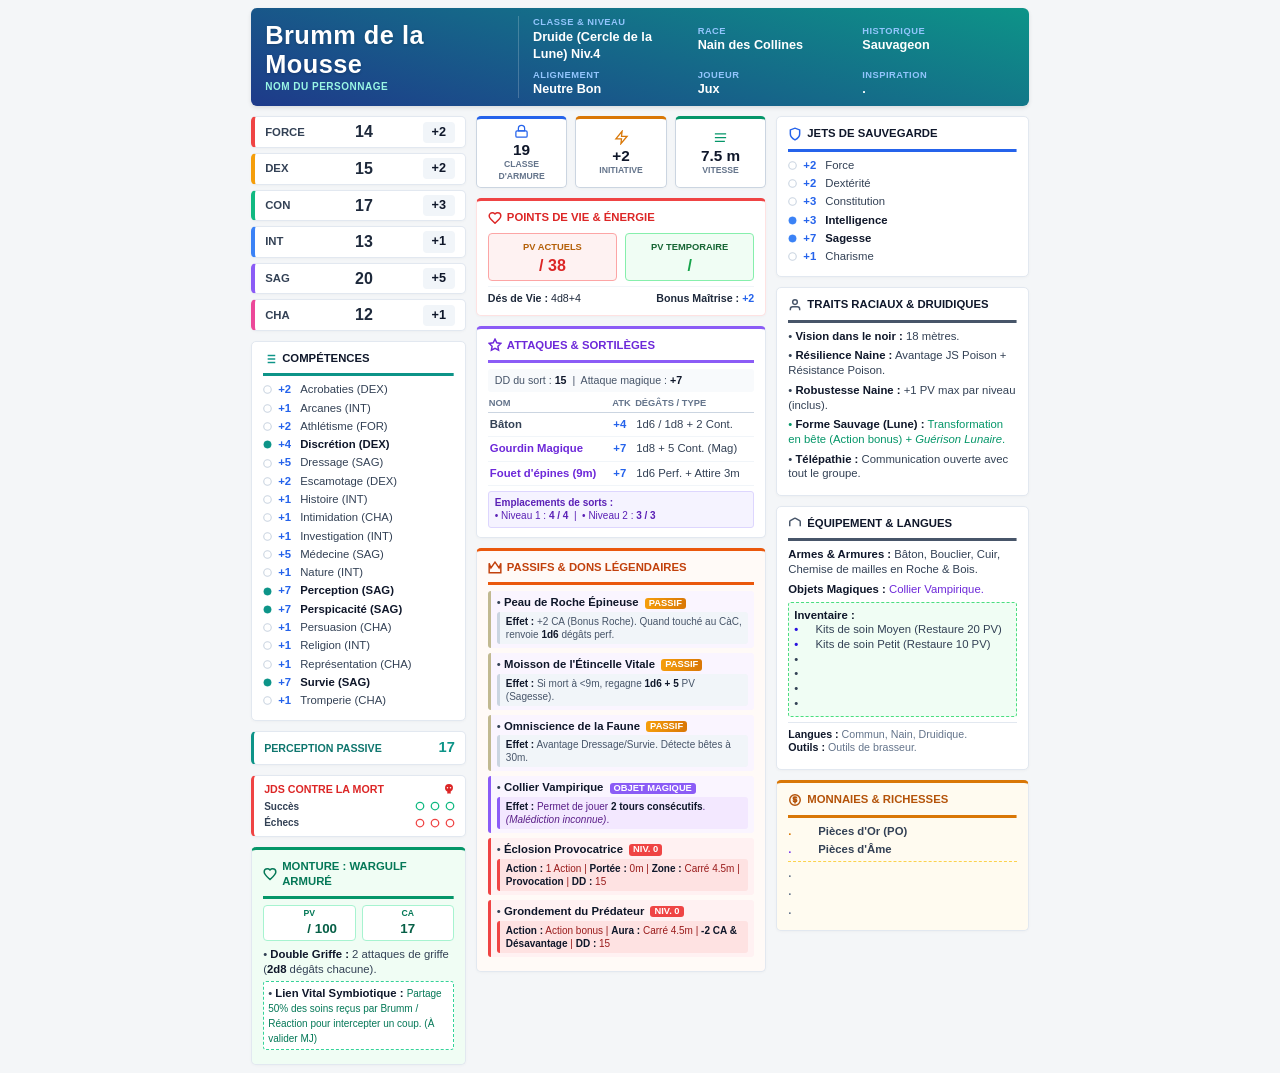
<file: personnage.html>
<!DOCTYPE html>
<html lang="fr">
<head>
    <meta charset="UTF-8">
    <title>Fiche Légendaire - Brumm de la Mousse</title>
    <style>
        @page {
            size: A4;
            margin: 6mm;
        }
        * { box-sizing: border-box; }
        body {
            font-family: 'Segoe UI', Roboto, Helvetica, Arial, sans-serif;
            background-color: #f4f6f8;
            color: #1e293b;
            margin: 0 auto;
            max-width: 210mm;
            padding: 8px;
            font-size: 9.5pt;
            line-height: 1.35;
            text-rendering: optimizeLegibility;
            -webkit-font-smoothing: antialiased;
        }
        
        /* Header Equilibré */
        .char-header {
            display: flex;
            background: linear-gradient(15deg, #1e3a8a 0%, #0d9488 100%);
            color: #ffffff;
            border-radius: 6px;
            padding: 8px 14px;
            margin-bottom: 10px;
            box-shadow: 0 2px 4px rgba(0,0,0,0.1);
        }
        .char-name-box {
            flex: 1;
            border-right: 1px solid rgba(255,255,255,0.2);
            padding-right: 12px;
            display: flex;
            flex-direction: column;
            justify-content: center;
        }
        .char-name-box h1 {
            margin: 0;
            font-size: 19pt;
            font-weight: 800;
            letter-spacing: 0.5px;
            text-shadow: 0 1px 3px rgba(0,0,0,0.2);
            outline: none;
            line-height: 1.15;
        }
        .char-name-box span {
            font-size: 7.5pt;
            text-transform: uppercase;
            color: #99f6e4;
            font-weight: bold;
            letter-spacing: 0.5px;
        }
        .char-meta-grid {
            flex: 2;
            display: grid;
            grid-template-columns: repeat(3, 1fr);
            gap: 6px 12px;
            padding-left: 14px;
        }
        .meta-cell {
            display: flex;
            flex-direction: column;
            justify-content: center;
        }
        .meta-cell label {
            font-size: 7pt;
            text-transform: uppercase;
            color: #93c5fd;
            font-weight: bold;
            letter-spacing: 0.5px;
        }
        .meta-cell div {
            font-size: 9.5pt;
            font-weight: 600;
            color: #ffffff;
            outline: none;
        }

        /* Grid Principale */
        .main-container {
            display: grid;
            grid-template-columns: 0.85fr 1.15fr 1fr;
            gap: 10px;
        }
        .column { display: flex; flex-direction: column; gap: 10px; }

        /* Blocs de Caractéristiques Colorés */
        .stats-container {
            display: flex;
            flex-direction: column;
            gap: 5px;
        }
        .stat-box {
            background: #ffffff;
            border-left: 4px solid #2563eb;
            border-right: 1px solid #e2e8f0;
            border-top: 1px solid #e2e8f0;
            border-bottom: 1px solid #e2e8f0;
            border-radius: 5px;
            display: flex;
            align-items: center;
            justify-content: space-between;
            padding: 4px 10px;
            box-shadow: 0 1px 3px rgba(0,0,0,0.03);
        }
        .stat-box.str { border-left-color: #ef4444; }
        .stat-box.dex { border-left-color: #f59e0b; }
        .stat-box.con { border-left-color: #10b981; }
        .stat-box.int { border-left-color: #3b82f6; }
        .stat-box.wis { border-left-color: #8b5cf6; }
        .stat-box.cha { border-left-color: #ec4899; }

        .stat-label {
            font-size: 8.5pt;
            font-weight: bold;
            color: #334155;
            text-transform: uppercase;
            width: 40px;
        }
        .stat-score {
            font-size: 12pt;
            font-weight: 700;
            color: #1e293b;
            outline: none;
        }
        .stat-mod {
            background: #f1f5f9;
            border-radius: 4px;
            padding: 2px 5px;
            font-size: 9.5pt;
            font-weight: 700;
            color: #0f172a;
            min-width: 32px;
            text-align: center;
            outline: none;
        }

        /* Pastilles de Combat Supérieures Équilibrées */
        .combat-pills {
            display: grid;
            grid-template-columns: repeat(3, 1fr);
            gap: 8px;
        }
        .pill-box {
            background: #ffffff;
            border: 1px solid #cbd5e1;
            border-top: 3px solid #0f172a;
            border-radius: 5px;
            text-align: center;
            padding: 5px 4px;
            box-shadow: 0 1px 3px rgba(0,0,0,0.03);
            display: flex;
            flex-direction: column;
            align-items: center;
            justify-content: center;
        }
        .pill-box svg {
            margin-bottom: 2px;
        }
        .pill-value {
            font-size: 11.5pt;
            font-weight: 700;
            color: #0f172a;
            outline: none;
            line-height: 1.15;
        }
        .pill-label {
            font-size: 6.5pt;
            font-weight: bold;
            text-transform: uppercase;
            color: #64748b;
        }

        /* Style Général des Blocs de Contenu */
        .block {
            background: #ffffff;
            border: 1px solid #e2e8f0;
            border-radius: 5px;
            padding: 9px 11px;
            box-shadow: 0 1px 3px rgba(0,0,0,0.03);
        }
        .block-title {
            font-size: 8.5pt;
            color: #0f172a;
            text-transform: uppercase;
            font-weight: 700;
            padding-bottom: 2px;
            margin-top: 0;
            margin-bottom: 5px;
            display: flex;
            align-items: center;
            gap: 5px;
        }
        .block-title svg {
            flex-shrink: 0;
        }

        /* Séparateur SVG Stylisé */
        .svg-divider {
            display: block;
            width: 100%;
            height: 3px;
            margin-bottom: 6px;
        }

        /* Bloc Points de Vie */
        .hp-block {
            border: 1px solid #fee2e2;
            border-top: 3px solid #ef4444;
        }
        .hp-grid {
            display: grid;
            grid-template-columns: 1fr 1fr;
            gap: 8px;
            text-align: center;
        }
        .hp-subbox {
            background: #fef2f2;
            border: 1px solid #fca5a5;
            padding: 4px;
            border-radius: 4px;
        }
        .hp-value {
            font-size: 12pt;
            font-weight: 700;
            color: #dc2626;
            outline: none;
        }

        /* Listes et lignes d'éléments */
        .row-item {
            display: flex;
            align-items: center;
            margin-bottom: 3px;
            font-size: 8.5pt;
        }
        .row-check {
            margin-right: 6px;
            display: flex;
            align-items: center;
        }
        .row-val {
            font-weight: 700;
            min-width: 22px;
            color: #2563eb;
            display: inline-block;
            outline: none;
        }
        .row-text { flex: 1; outline: none; color: #334155; }
        .proficient { font-weight: 600; color: #0f172a; }

        /* Table des Attaques */
        .atk-table {
            width: 100%;
            border-collapse: collapse;
            font-size: 8.5pt;
            margin-top: 4px;
        }
        .atk-table th {
            text-align: left;
            color: #64748b;
            font-size: 7pt;
            text-transform: uppercase;
            border-bottom: 1px solid #cbd5e1;
            padding-bottom: 3px;
        }
        .atk-table td {
            padding: 4px 2px;
            border-bottom: 1px solid #f1f5f9;
            color: #334155;
            outline: none;
        }

        /* Paragraphes éditables */
        .editable-p {
            margin: 0 0 5px 0;
            font-size: 8.5pt;
            color: #334155;
            outline: none;
            line-height: 1.3;
        }
        .editable-p strong { color: #0f172a; }

        /* Sub-info mécanique */
        .feat-mechanics {
            display: block;
            font-size: 7.5pt;
            color: #475569;
            background: #f1f5f9;
            padding: 3px 6px;
            margin-top: 2px;
            border-left: 3px solid #cbd5e1;
            border-radius: 3px;
        }
        .active-feat-mechanics {
            display: block;
            font-size: 7.5pt;
            color: #991b1b;
            background: #fee2e2;
            padding: 3px 6px;
            margin-top: 2px;
            border-left: 3px solid #ef4444;
            border-radius: 3px;
        }

        /* Badge pour passifs */
        .badge-legendary {
            background: linear-gradient(90deg, #f59e0b 0%, #d97706 100%);
            color: white;
            font-size: 7pt;
            padding: 1px 4px;
            border-radius: 3px;
            font-weight: bold;
            text-transform: uppercase;
            margin-left: 3px;
            display: inline-block;
            vertical-align: middle;
            line-height: 1;
        }

        @media print {
            html, body {
                height: 100%;
                overflow: hidden;
            }
            body { 
                max-width: 100% !important;
                margin: 0 !important;
                padding: 0 !important; 
                background-color: #ffffff;
                font-family: 'Helvetica Neue', Helvetica, Arial, sans-serif !important;
                text-rendering: geometricPrecision !important;
                -webkit-font-smoothing: subpixel-antialiased;
            }
            
            .char-header, .stat-box, .pill-box, .block {
                -webkit-print-color-adjust: exact; 
                print-color-adjust: exact; 
            }
            
            .char-header { 
                background: linear-gradient(15deg, #1e3a8a 0%, #0d9488 100%) !important; 
            }
            
            .badge-legendary {
                background: #d97706 !important;
                -webkit-print-color-adjust: exact;
                print-color-adjust: exact;
                font-size: 7pt !important;
                font-weight: bold !important;
                display: inline-block !important;
            }

            .feat-mechanics {
                background: #f1f5f9 !important;
                -webkit-print-color-adjust: exact;
                print-color-adjust: exact;
            }

            .active-feat-mechanics {
                background: #fee2e2 !important;
                -webkit-print-color-adjust: exact;
                print-color-adjust: exact;
            }
            
            *[contenteditable="true"] { border-bottom: none; }
        }
    </style>
</head>
<body>
    <div class="char-header">
        <div class="char-name-box">
            <h1 contenteditable="true">Brumm de la Mousse</h1>
            <span>Nom du Personnage</span>
        </div>
        <div class="char-meta-grid">
            <div class="meta-cell">
                <label>Classe & Niveau</label>
                <div contenteditable="true">Druide (Cercle de la Lune) Niv.4</div>
            </div>
            <div class="meta-cell">
                <label>Race</label>
                <div contenteditable="true">Nain des Collines</div>
            </div>
            <div class="meta-cell">
                <label>Historique</label>
                <div contenteditable="true">Sauvageon</div>
            </div>
            <div class="meta-cell">
                <label>Alignement</label>
                <div contenteditable="true">Neutre Bon</div>
            </div>
            <div class="meta-cell">
                <label>Joueur</label>
                <div contenteditable="true">Jux</div>
            </div>
            <div class="meta-cell">
                <label>Inspiration</label>
                <div contenteditable="true">.</div>
            </div>
        </div>
    </div>

    <div class="main-container">
        
        <!-- Colonne 1 -->
        <div class="column">
            
            <div class="stats-container">
                <div class="stat-box str">
                    <div class="stat-label">Force</div>
                    <div class="stat-score" contenteditable="true">14</div>
                    <div class="stat-mod" contenteditable="true">+2</div>
                </div>
                <div class="stat-box dex">
                    <div class="stat-label">Dex</div>
                    <div class="stat-score" contenteditable="true">15</div>
                    <div class="stat-mod" contenteditable="true">+2</div>
                </div>
                <div class="stat-box con">
                    <div class="stat-label">Con</div>
                    <div class="stat-score" contenteditable="true">17</div>
                    <div class="stat-mod" contenteditable="true">+3</div>
                </div>
                <div class="stat-box int">
                    <div class="stat-label">Int</div>
                    <div class="stat-score" contenteditable="true">13</div>
                    <div class="stat-mod" contenteditable="true">+1</div>
                </div>
                <div class="stat-box wis">
                    <div class="stat-label">Sag</div>
                    <div class="stat-score" contenteditable="true">20</div>
                    <div class="stat-mod" contenteditable="true">+5</div>
                </div>
                <div class="stat-box cha">
                    <div class="stat-label">Cha</div>
                    <div class="stat-score" contenteditable="true">12</div>
                    <div class="stat-mod" contenteditable="true">+1</div>
                </div>
            </div>

            <!-- Compétences Maîtrisées -->
            <div class="block">
                <div class="block-title">
                    <svg width="14" height="14" viewBox="0 0 24 24" fill="none" stroke="#0d9488" stroke-width="2.5"><line x1="8" y1="6" x2="21" y2="6"/><line x1="8" y1="12" x2="21" y2="12"/><line x1="8" y1="18" x2="21" y2="18"/><line x1="3" y1="6" x2="3.01" y2="6"/><line x1="3" y1="12" x2="3.01" y2="12"/><line x1="3" y1="18" x2="3.01" y2="18"/></svg>
                    Compétences
                </div>
                <svg class="svg-divider" viewBox="0 0 100 2" preserveAspectRatio="none"><line x1="0" y1="1" x2="100" y2="1" stroke="#0d9488" stroke-width="2"/></svg>
                
                <div class="row-item"><span class="row-check"><svg width="9" height="9" viewBox="0 0 24 24" fill="none" stroke="#cbd5e1" stroke-width="3"><circle cx="12" cy="12" r="10"/></svg></span><span class="row-val" contenteditable="true">+2</span><span class="row-text">Acrobaties (DEX)</span></div>
                <div class="row-item"><span class="row-check"><svg width="9" height="9" viewBox="0 0 24 24" fill="none" stroke="#cbd5e1" stroke-width="3"><circle cx="12" cy="12" r="10"/></svg></span><span class="row-val" contenteditable="true">+1</span><span class="row-text">Arcanes (INT)</span></div>
                <div class="row-item"><span class="row-check"><svg width="9" height="9" viewBox="0 0 24 24" fill="none" stroke="#cbd5e1" stroke-width="3"><circle cx="12" cy="12" r="10"/></svg></span><span class="row-val" contenteditable="true">+2</span><span class="row-text">Athlétisme (FOR)</span></div>
                <div class="row-item"><span class="row-check"><svg width="9" height="9" viewBox="0 0 24 24" fill="#0d9488" stroke="#0d9488" stroke-width="1"><circle cx="12" cy="12" r="10"/></svg></span><span class="row-val" contenteditable="true">+4</span><span class="row-text proficient">Discrétion (DEX)</span></div>
                <div class="row-item"><span class="row-check"><svg width="9" height="9" viewBox="0 0 24 24" fill="none" stroke="#cbd5e1" stroke-width="3"><circle cx="12" cy="12" r="10"/></svg></span><span class="row-val" contenteditable="true">+5</span><span class="row-text">Dressage (SAG)</span></div>
                <div class="row-item"><span class="row-check"><svg width="9" height="9" viewBox="0 0 24 24" fill="none" stroke="#cbd5e1" stroke-width="3"><circle cx="12" cy="12" r="10"/></svg></span><span class="row-val" contenteditable="true">+2</span><span class="row-text">Escamotage (DEX)</span></div>
                <div class="row-item"><span class="row-check"><svg width="9" height="9" viewBox="0 0 24 24" fill="none" stroke="#cbd5e1" stroke-width="3"><circle cx="12" cy="12" r="10"/></svg></span><span class="row-val" contenteditable="true">+1</span><span class="row-text">Histoire (INT)</span></div>
                <div class="row-item"><span class="row-check"><svg width="9" height="9" viewBox="0 0 24 24" fill="none" stroke="#cbd5e1" stroke-width="3"><circle cx="12" cy="12" r="10"/></svg></span><span class="row-val" contenteditable="true">+1</span><span class="row-text">Intimidation (CHA)</span></div>
                <div class="row-item"><span class="row-check"><svg width="9" height="9" viewBox="0 0 24 24" fill="none" stroke="#cbd5e1" stroke-width="3"><circle cx="12" cy="12" r="10"/></svg></span><span class="row-val" contenteditable="true">+1</span><span class="row-text">Investigation (INT)</span></div>
                <div class="row-item"><span class="row-check"><svg width="9" height="9" viewBox="0 0 24 24" fill="none" stroke="#cbd5e1" stroke-width="3"><circle cx="12" cy="12" r="10"/></svg></span><span class="row-val" contenteditable="true">+5</span><span class="row-text">Médecine (SAG)</span></div>
                <div class="row-item"><span class="row-check"><svg width="9" height="9" viewBox="0 0 24 24" fill="none" stroke="#cbd5e1" stroke-width="3"><circle cx="12" cy="12" r="10"/></svg></span><span class="row-val" contenteditable="true">+1</span><span class="row-text">Nature (INT)</span></div>
                <div class="row-item"><span class="row-check"><svg width="9" height="9" viewBox="0 0 24 24" fill="#0d9488" stroke="#0d9488" stroke-width="1"><circle cx="12" cy="12" r="10"/></svg></span><span class="row-val" contenteditable="true">+7</span><span class="row-text proficient">Perception (SAG)</span></div>
                <div class="row-item"><span class="row-check"><svg width="9" height="9" viewBox="0 0 24 24" fill="#0d9488" stroke="#0d9488" stroke-width="1"><circle cx="12" cy="12" r="10"/></svg></span><span class="row-val" contenteditable="true">+7</span><span class="row-text proficient">Perspicacité (SAG)</span></div>
                <div class="row-item"><span class="row-check"><svg width="9" height="9" viewBox="0 0 24 24" fill="none" stroke="#cbd5e1" stroke-width="3"><circle cx="12" cy="12" r="10"/></svg></span><span class="row-val" contenteditable="true">+1</span><span class="row-text">Persuasion (CHA)</span></div>
                <div class="row-item"><span class="row-check"><svg width="9" height="9" viewBox="0 0 24 24" fill="none" stroke="#cbd5e1" stroke-width="3"><circle cx="12" cy="12" r="10"/></svg></span><span class="row-val" contenteditable="true">+1</span><span class="row-text">Religion (INT)</span></div>
                <div class="row-item"><span class="row-check"><svg width="9" height="9" viewBox="0 0 24 24" fill="none" stroke="#cbd5e1" stroke-width="3"><circle cx="12" cy="12" r="10"/></svg></span><span class="row-val" contenteditable="true">+1</span><span class="row-text">Représentation (CHA)</span></div>
                <div class="row-item"><span class="row-check"><svg width="9" height="9" viewBox="0 0 24 24" fill="#0d9488" stroke="#0d9488" stroke-width="1"><circle cx="12" cy="12" r="10"/></svg></span><span class="row-val" contenteditable="true">+7</span><span class="row-text proficient">Survie (SAG)</span></div>
                <div class="row-item"><span class="row-check"><svg width="9" height="9" viewBox="0 0 24 24" fill="none" stroke="#cbd5e1" stroke-width="3"><circle cx="12" cy="12" r="10"/></svg></span><span class="row-val" contenteditable="true">+1</span><span class="row-text">Tromperie (CHA)</span></div>
            </div>

            <!-- Perception Passive -->
            <div class="block" style="padding: 6px 10px; border-left: 3px solid #0d9488;">
                <div style="display: flex; justify-content: space-between; align-items: center;">
                    <span style="font-size: 8pt; font-weight: bold; text-transform: uppercase; color: #0f766e;">Perception Passive</span>
                    <span contenteditable="true" style="font-size: 11pt; font-weight: bold; color: #0d9488;">17</span>
                </div>
            </div>

            <!-- Jets de Sauvegarde contre la Mort -->
            <div class="block" style="padding: 6px 10px; border-left: 3px solid #ef4444;">
                <div style="font-size: 8pt; font-weight: bold; text-transform: uppercase; color: #dc2626; margin-bottom: 3px; display: flex; justify-content: space-between; align-items: center;">
                    <span>JdS contre la Mort</span>
                    <svg width="12" height="12" viewBox="0 0 24 24" fill="#dc2626"><path fill-rule="evenodd" d="M12 2a8 8 0 0 0-8 8c0 3.32 2.02 6.17 4.9 7.37L8.2 21h7.6l-.7-3.63A8.003 8.003 0 0 0 20 10a8 8 0 0 0-8-8zM9 11a1.5 1.5 0 1 0 0-3 1.5 1.5 0 0 0 0 3zm6 0a1.5 1.5 0 1 0 0-3 1.5 1.5 0 0 0 0 3z"/></svg>
                </div>
                <div style="display: flex; flex-direction: column; gap: 3px;">
                    <div style="display: flex; justify-content: space-between; align-items: center;">
                        <span style="font-size: 7.5pt; font-weight: 600; color: #334155;">Succès</span>
                        <div style="display: flex; gap: 5px;">
                            <svg width="10" height="10" viewBox="0 0 24 24" fill="none" stroke="#10b981" stroke-width="3"><circle cx="12" cy="12" r="9"/></svg>
                            <svg width="10" height="10" viewBox="0 0 24 24" fill="none" stroke="#10b981" stroke-width="3"><circle cx="12" cy="12" r="9"/></svg>
                            <svg width="10" height="10" viewBox="0 0 24 24" fill="none" stroke="#10b981" stroke-width="3"><circle cx="12" cy="12" r="9"/></svg>
                        </div>
                    </div>
                    <div style="display: flex; justify-content: space-between; align-items: center;">
                        <span style="font-size: 7.5pt; font-weight: 600; color: #334155;">Échecs</span>
                        <div style="display: flex; gap: 5px;">
                            <svg width="10" height="10" viewBox="0 0 24 24" fill="none" stroke="#ef4444" stroke-width="3"><circle cx="12" cy="12" r="9"/></svg>
                            <svg width="10" height="10" viewBox="0 0 24 24" fill="none" stroke="#ef4444" stroke-width="3"><circle cx="12" cy="12" r="9"/></svg>
                            <svg width="10" height="10" viewBox="0 0 24 24" fill="none" stroke="#ef4444" stroke-width="3"><circle cx="12" cy="12" r="9"/></svg>
                        </div>
                    </div>
                </div>
            </div>

            <!-- Bloc Monture Wargulf -->
            <div class="block" style="border-top: 3px solid #059669; background-color: #f0fdf4;">
                <div class="block-title" style="color: #047857;">
                    <svg width="14" height="14" viewBox="0 0 24 24" fill="none" stroke="#047857" stroke-width="2.5"><path d="M12 21.35l-1.45-1.32C5.4 15.36 2 12.28 2 8.5 2 5.42 4.42 3 7.5 3c1.74 0 3.41.81 4.5 2.09C13.09 3.81 14.76 3 16.5 3 19.58 3 22 5.42 22 8.5c0 3.78-3.4 6.86-8.55 11.54L12 21.35z"/></svg>
                    Monture : Wargulf Armuré
                </div>
                <svg class="svg-divider" viewBox="0 0 100 2" preserveAspectRatio="none"><line x1="0" y1="1" x2="100" y2="1" stroke="#059669" stroke-width="2"/></svg>
                
                <div style="display: flex; gap: 6px; margin-bottom: 6px;">
                    <div style="flex: 1; background: #ffffff; border: 1px solid #a7f3d0; border-radius: 4px; text-align: center; padding: 2px;">
                        <span style="font-size: 6.5pt; text-transform: uppercase; color: #047857; font-weight: bold; display: block;">PV</span>
                        <span contenteditable="true" style="font-size: 10pt; font-weight: bold; color: #065f46;"> <span class="row-val" contenteditable="true"; min-width: 15px;"></span> / 100</span>
                    </div>
                    <div style="flex: 1; background: #ffffff; border: 1px solid #a7f3d0; border-radius: 4px; text-align: center; padding: 2px;">
                        <span style="font-size: 6.5pt; text-transform: uppercase; color: #047857; font-weight: bold; display: block;">CA</span>
                        <span contenteditable="true" style="font-size: 10pt; font-weight: bold; color: #065f46;">17</span>
                    </div>
                </div>

                <div class="editable-p" contenteditable="true">
                    • <strong>Double Griffe :</strong> 2 attaques de griffe (<strong>2d8</strong> dégâts chacune).
                </div>
                
                <div class="editable-p" contenteditable="true" style="background: #ffffff; padding: 4px; border-radius: 3px; border: 1px dashed #34d399; margin-top: 3px;">
                    • <strong>Lien Vital Symbiotique :</strong> <span style="font-size: 7.5pt; color: #047857;">Partage 50% des soins reçus par Brumm / Réaction pour intercepter un coup. (À valider MJ)</span>
                </div>
            </div>

        </div>

        <!-- Colonne 2 -->
        <div class="column">
            
            <div class="combat-pills">
                <div class="pill-box" style="border-top-color: #2563eb;">
                    <svg width="15" height="15" viewBox="0 0 24 24" fill="none" stroke="#2563eb" stroke-width="2"><rect x="3" y="11" width="18" height="10" rx="2"/><path d="M12 2a5 5 0 0 0-5 5v4h10V7a5 5 0 0 0-5-5z"/></svg>
                    <div class="pill-value" contenteditable="true">19</div>
                    <div class="pill-label">Classe d'Armure</div>
                </div>
                <div class="pill-box" style="border-top-color: #d97706;">
                    <svg width="15" height="15" viewBox="0 0 24 24" fill="none" stroke="#d97706" stroke-width="2"><polygon points="13 2 3 14 12 14 11 22 21 10 12 10 13 2"/></svg>
                    <div class="pill-value" contenteditable="true">+2</div>
                    <div class="pill-label">Initiative</div>
                </div>
                <div class="pill-box" style="border-top-color: #059669;">
                    <svg width="15" height="15" viewBox="0 0 24 24" fill="none" stroke="#059669" stroke-width="2"><path d="M3 12h18M3 6h18M3 18h16"/></svg>
                    <div class="pill-value" contenteditable="true">7.5 m</div>
                    <div class="pill-label">Vitesse</div>
                </div>
            </div>

            <div class="block hp-block">
                <div class="block-title" style="color: #dc2626;">
                    <svg width="14" height="14" viewBox="0 0 24 24" fill="none" stroke="#dc2626" stroke-width="2.5" stroke-linecap="round" stroke-linejoin="round" style="flex-shrink: 0;"><path d="M19 14c1.49-1.46 3-3.21 3-5.5A5.5 5.5 0 0 0 16.5 3c-1.76 0-3 .5-4.5 2-1.5-1.5-2.74-2-4.5-2A5.5 5.5 0 0 0 2 8.5c0 2.3 1.5 4.05 3 5.5l7 7Z"/></svg>
                    Points de Vie & Énergie
                </div>
                <div class="hp-grid">
                    <div class="hp-subbox">
                        <label style="font-size: 7pt; color: #b46008; font-weight: bold;">PV ACTUELS</label>
                        <div class="hp-value" contenteditable="true"> / 38</div>
                    </div>
                    <div class="hp-subbox" style="background-color: #f0fdf4; border-color: #86efac;">
                        <label style="font-size: 7pt; color: #166534; font-weight: bold;">PV TEMPORAIRE</label>
                        <div class="hp-value" contenteditable="true" style="color: #16a34a;">/</div>
                    </div>
                </div>
                <div style="margin-top: 5px; display: flex; justify-content: space-between; font-size: 8pt; border-top: 1px solid #f1f5f9; padding-top: 4px;">
                    <div><strong>Dés de Vie :</strong> <span contenteditable="true">4d8+4</span></div>
                    <div><strong>Bonus Maîtrise :</strong> <span contenteditable="true" style="color:#2563eb; font-weight:bold;">+2</span></div>
                </div>
            </div>

            <div class="block" style="border-top: 3px solid #8b5cf6;">
                <div class="block-title" style="color: #6d28d9;">
                    <svg width="14" height="14" viewBox="0 0 24 24" fill="none" stroke="#6d28d9" stroke-width="2.5"><path d="M12 2l3.09 6.26L22 9.27l-5 4.87 1.18 6.88L12 17.77l-6.18 3.25L7 14.14 2 9.27l6.91-1.01L12 2z"/></svg>
                    Attaques & Sortilèges
                </div>
                <svg class="svg-divider" viewBox="0 0 100 2" preserveAspectRatio="none"><line x1="0" y1="1" x2="100" y2="1" stroke="#8b5cf6" stroke-width="2"/></svg>
                
                <div style="font-size: 8pt; margin-bottom: 4px; color: #475569; background: #f8fafc; padding: 4px 7px; border-radius: 3px;">
                    DD du sort : <strong contenteditable="true" style="color: #0f172a;">15</strong> &nbsp;|&nbsp; Attaque magique : <strong contenteditable="true" style="color: #0f172a;">+7</strong>
                </div>
                <table class="atk-table">
                    <thead>
                        <tr>
                            <th>Nom</th>
                            <th>Atk</th>
                            <th>Dégâts / Type</th>
                        </tr>
                    </thead>
                    <tbody>
                        <tr>
                            <td contenteditable="true"><strong>Bâton</strong></td>
                            <td contenteditable="true" style="color:#2563eb; font-weight:bold;">+4</td>
                            <td contenteditable="true">1d6 / 1d8 + 2 Cont.</td>
                        </tr>
                        <tr>
                            <td contenteditable="true" style="color:#6d28d9;"><strong>Gourdin Magique</strong></td>
                            <td contenteditable="true" style="color:#2563eb; font-weight:bold;">+7</td>
                            <td contenteditable="true">1d8 + 5 Cont. (Mag)</td>
                        </tr>
                        <tr>
                            <td contenteditable="true" style="color:#6d28d9;"><strong>Fouet d'épines (9m)</strong></td>
                            <td contenteditable="true" style="color:#2563eb; font-weight:bold;">+7</td>
                            <td contenteditable="true">1d6 Perf. + Attire 3m</td>
                        </tr>
                    </tbody>
                </table>
                <div style="margin-top: 5px; font-size: 7.5pt; background: #f5f3ff; border: 1px solid #ddd6fe; padding: 4px 6px; border-radius: 3px; color: #5b21b6;">
                    <strong>Emplacements de sorts :</strong><br>
                    • Niveau 1 : <span contenteditable="true" style="font-weight:bold;">4 / 4</span> &nbsp;|&nbsp; • Niveau 2 : <span contenteditable="true" style="font-weight:bold;">3 / 3</span>
                </div>
            </div>

            <div class="block" style="border-top: 3px solid #ea580c; background-color: #fffaf7;">
                <div class="block-title" style="color: #c2410c;">
                    <svg width="14" height="14" viewBox="0 0 24 24" fill="none" stroke="#c2410c" stroke-width="2.5"><polygon points="2 4 5 12 12 2 19 12 22 4 22 20 2 20 2 4"/></svg>
                    Passifs & Dons Légendaires
                </div>
                <svg class="svg-divider" viewBox="0 0 100 2" preserveAspectRatio="none"><line x1="0" y1="1" x2="100" y2="1" stroke="#ea580c" stroke-width="2"/></svg>
                
                <div class="editable-p" contenteditable="true" style="background: #faf5ff; padding: 4px 6px; border-radius: 3px; margin-top: 4px; border-left: 3px solid #c1b991;">
                    • <strong>Peau de Roche Épineuse</strong> <span class="badge-legendary">Passif</span>
                    <span class="feat-mechanics"><strong>Effet :</strong> +2 CA (Bonus Roche). Quand touché au CàC, renvoie <strong>1d6</strong> dégâts perf.</span>
                </div>
                
                <div class="editable-p" contenteditable="true" style="background: #faf5ff; padding: 4px 6px; border-radius: 3px; margin-top: 4px; border-left: 3px solid #c1b991;">
                    • <strong>Moisson de l'Étincelle Vitale</strong> <span class="badge-legendary">Passif</span>
                    <span class="feat-mechanics"><strong>Effet :</strong> Si mort à &lt;9m, regagne <strong>1d6 + 5</strong> PV (Sagesse).</span>
                </div>
                
                <div class="editable-p" contenteditable="true" style="background: #faf5ff; padding: 4px 6px; border-radius: 3px; margin-top: 4px; border-left: 3px solid #c1b991;">
                    • <strong>Omniscience de la Faune</strong> <span class="badge-legendary">Passif</span>
                    <span class="feat-mechanics"><strong>Effet :</strong> Avantage Dressage/Survie. Détecte bêtes à 30m.</span>
                </div>

                <div class="editable-p" contenteditable="true" style="background: #faf5ff; padding: 4px 6px; border-radius: 3px; margin-top: 4px; border-left: 3px solid #8b5cf6;">
                    • <strong>Collier Vampirique</strong> <span class="badge-legendary" style="background:#8b5cf6 !important;">Objet Magique</span>
                    <span class="feat-mechanics" style="background:#f3e8ff; border-left-color:#8b5cf6; color:#581c87;"><strong>Effet :</strong> Permet de jouer <strong>2 tours consécutifs</strong>. <em>(Malédiction inconnue)</em>.</span>
                </div>
                
                <div class="editable-p" contenteditable="true" style="background: #fff1f2; padding: 4px 6px; border-radius: 3px; margin-top: 4px; border-left: 3px solid #ef4444;">
                    • <strong>Éclosion Provocatrice</strong> <span class="badge-legendary" style="background:#ef4444 !important;">Niv. 0</span>
                    <span class="active-feat-mechanics"><strong>Action :</strong> 1 Action | <strong>Portée :</strong> 0m | <strong>Zone :</strong> Carré 4.5m | <strong>Provocation</strong> | <strong>DD :</strong> 15</span>
                </div>
                <div class="editable-p" contenteditable="true" style="background: #fff1f2; padding: 4px 6px; border-radius: 3px; margin-top: 4px; border-left: 3px solid #ef4444;">
                    • <strong>Grondement du Prédateur</strong> <span class="badge-legendary" style="background:#ef4444 !important;">Niv. 0</span>
                    <span class="active-feat-mechanics"><strong>Action :</strong> Action bonus | <strong>Aura :</strong> Carré 4.5m | <strong>-2 CA & Désavantage</strong> | <strong>DD :</strong> 15</span>
                </div>
            </div>

        </div>

        <!-- Colonne 3 -->
        <div class="column">

            <!-- Jets de Sauvegarde -->
            <div class="block">
                <div class="block-title">
                    <svg width="14" height="14" viewBox="0 0 24 24" fill="none" stroke="#2563eb" stroke-width="2.5"><path d="M12 22s8-4 8-10V5l-8-3-8 3v7c0 6 8 10 8 10z"/></svg>
                    Jets de Sauvegarde
                </div>
                <svg class="svg-divider" viewBox="0 0 100 2" preserveAspectRatio="none"><line x1="0" y1="1" x2="100" y2="1" stroke="#2563eb" stroke-width="2"/></svg>
                
                <div class="row-item"><span class="row-check"><svg width="9" height="9" viewBox="0 0 24 24" fill="none" stroke="#cbd5e1" stroke-width="3"><circle cx="12" cy="12" r="10"/></svg></span><span class="row-val" contenteditable="true">+2</span><span class="row-text">Force</span></div>
                <div class="row-item"><span class="row-check"><svg width="9" height="9" viewBox="0 0 24 24" fill="none" stroke="#cbd5e1" stroke-width="3"><circle cx="12" cy="12" r="10"/></svg></span><span class="row-val" contenteditable="true">+2</span><span class="row-text">Dextérité</span></div>
                <div class="row-item"><span class="row-check"><svg width="9" height="9" viewBox="0 0 24 24" fill="none" stroke="#cbd5e1" stroke-width="3"><circle cx="12" cy="12" r="10"/></svg></span><span class="row-val" contenteditable="true">+3</span><span class="row-text">Constitution</span></div>
                <div class="row-item"><span class="row-check"><svg width="9" height="9" viewBox="0 0 24 24" fill="#3b82f6" stroke="#3b82f6" stroke-width="1"><circle cx="12" cy="12" r="10"/></svg></span><span class="row-val" contenteditable="true">+3</span><span class="row-text proficient">Intelligence</span></div>
                <div class="row-item"><span class="row-check"><svg width="9" height="9" viewBox="0 0 24 24" fill="#3b82f6" stroke="#3b82f6" stroke-width="1"><circle cx="12" cy="12" r="10"/></svg></span><span class="row-val" contenteditable="true">+7</span><span class="row-text proficient">Sagesse</span></div>
                <div class="row-item"><span class="row-check"><svg width="9" height="9" viewBox="0 0 24 24" fill="none" stroke="#cbd5e1" stroke-width="3"><circle cx="12" cy="12" r="10"/></svg></span><span class="row-val" contenteditable="true">+1</span><span class="row-text">Charisme</span></div>
            </div>

            <div class="block">
                <div class="block-title">
                    <svg width="14" height="14" viewBox="0 0 24 24" fill="none" stroke="#475569" stroke-width="2.5"><path d="M20 21v-2a4 4 0 0 0-4-4H8a4 4 0 0 0-4 4v2"/><circle cx="12" cy="7" r="4"/></svg>
                    Traits Raciaux & Druidiques
                </div>
                <svg class="svg-divider" viewBox="0 0 100 2" preserveAspectRatio="none"><line x1="0" y1="1" x2="100" y2="1" stroke="#475569" stroke-width="2"/></svg>
                
                <p class="editable-p" contenteditable="true">• <strong>Vision dans le noir :</strong> 18 mètres.</p>
                <p class="editable-p" contenteditable="true">• <strong>Résilience Naine :</strong> Avantage JS Poison + Résistance Poison.</p>
                <p class="editable-p" contenteditable="true">• <strong>Robustesse Naine :</strong> +1 PV max par niveau (inclus).</p>
                <p class="editable-p" contenteditable="true" style="color:#059669;">• <strong>Forme Sauvage (Lune) :</strong> Transformation en bête (Action bonus) + <em>Guérison Lunaire</em>.</p>
                <p class="editable-p" contenteditable="true">• <strong>Télépathie :</strong> Communication ouverte avec tout le groupe.</p>
            </div>

            <div class="block">
                <div class="block-title">
                    <svg width="14" height="14" viewBox="0 0 24 24" fill="none" stroke="#475569" stroke-width="2.5"><path d="M21 16V8a2 2 0 0 0-1-1.73l-7-4a2 2 0 0 0-2 0l-7 4A2 2 0 0 0 3 8v8a2 2 0 0 1 1.73l7 4a2 2 0 0 0 2 0l7-4A2 2 0 0 0 21 16z"/></svg>
                    Équipement & Langues
                </div>
                <svg class="svg-divider" viewBox="0 0 100 2" preserveAspectRatio="none"><line x1="0" y1="1" x2="100" y2="1" stroke="#475569" stroke-width="2"/></svg>
                
                <p class="editable-p" contenteditable="true"><strong>Armes & Armures :</strong> Bâton, Bouclier, Cuir, Chemise de mailles en Roche & Bois.</p>
                <p class="editable-p" contenteditable="true" style="color:#6d28d9;"><strong>Objets Magiques :</strong> Collier Vampirique.</p>
                <p class="editable-p" contenteditable="true" style="background-color: #f0fdf4; padding: 5px; border-radius: 3px; border: 1px dashed #4ade80;">
                    <strong>Inventaire :</strong><br>
                    <span class="row-val" contenteditable="true" style="color: #2810de; min-width: 18px;">•</span> Kits de soin Moyen (Restaure 20 PV)<br>
                    <span class="row-val" contenteditable="true" style="color: #2810de; min-width: 18px;">•</span> Kits de soin Petit (Restaure 10 PV)<br>
                    •<br>
                    •<br>
                    •<br>
                    •
                </p>
                <p class="editable-p" contenteditable="true" style="border-top: 1px solid #e2e8f0; padding-top: 5px; font-size: 8pt; color: #64748b;">
                    <strong>Langues :</strong> Commun, Nain, Druidique.<br>
                    <strong>Outils :</strong> Outils de brasseur.
                </p>
            </div>

            <!-- Monnaies & Trésors -->
            <div class="block" style="border-top: 3px solid #d97706; background-color: #fffbf0;">
                <div class="block-title" style="color: #b45309;">
                    <svg width="14" height="14" viewBox="0 0 24 24" fill="none" stroke="#b45309" stroke-width="2.5"><circle cx="12" cy="12" r="9"/><path d="M12 6v12M15 9.5A2.5 2.5 0 0 0 12.5 7H11a2 2 0 0 0 0 4h2a2 2 0 0 1 0 4h-1.5A2.5 2.5 0 0 1 9 12.5"/></svg>
                    Monnaies & Richesses
                </div>
                <svg class="svg-divider" viewBox="0 0 100 2" preserveAspectRatio="none"><line x1="0" y1="1" x2="100" y2="1" stroke="#d97706" stroke-width="2"/></svg>
                
                <div class="row-item">
                    <span class="row-val" contenteditable="true" style="color: #d97706; min-width: 30px;">.</span>
                    <span class="row-text" contenteditable="true" style="font-weight: 600;">Pièces d'Or (PO)</span>
                </div>
                <div class="row-item">
                    <span class="row-val" contenteditable="true" style="color: #7c3aed; min-width: 30px;">.</span>
                    <span class="row-text" contenteditable="true" style="font-weight: 600;">Pièces d'Âme</span>
                </div>
                <div class="row-item" style="border-top: 1px dashed #fcd34d; padding-top: 4px; margin-top: 4px;">
                    <span class="row-val" contenteditable="true" style="color: #64748b; min-width: 30px;">.</span>
                    <span class="row-text" contenteditable="true" style="color: #94a3b8;"></span>
                </div>
                <div class="row-item">
                    <span class="row-val" contenteditable="true" style="color: #64748b; min-width: 30px;">.</span>
                    <span class="row-text" contenteditable="true" style="color: #94a3b8;"></span>
                </div>
                <div class="row-item">
                    <span class="row-val" contenteditable="true" style="color: #64748b; min-width: 30px;">.</span>
                    <span class="row-text" contenteditable="true" style="color: #94a3b8;"></span>
                </div>
            </div>

        </div>

    </div>

</body>
</html>
</file>
<file: style.css>
body {
    font-family: 'Segoe UI', Tahoma, Geneva, Verdana, sans-serif;
    background-color: #1a1a1a;
    color: #e0e0e0;
    display: flex;
    justify-content: center;
    padding: 40px 20px;
    margin: 0;
}

.container {
    max-width: 600px;
    width: 100%;
    text-align: center;
    background: #2a2a2a;
    padding: 30px;
    border-radius: 12px;
    box-shadow: 0 4px 15px rgba(0,0,0,0.5);
}

h1 {
    color: #f39c12;
    margin-bottom: 20px;
}

.nav-buttons {
    display: flex;
    flex-direction: column;
    gap: 15px;
    margin-top: 25px;
}

.btn {
    display: block;
    padding: 15px 20px;
    background-color: #f39c12;
    color: #1a1a1a;
    text-decoration: none;
    font-weight: bold;
    border-radius: 8px;
    transition: background 0.2s, transform 0.1s;
}

.btn:hover {
    background-color: #e67e22;
    transform: translateY(-2px);
}

.btn-back {
    display: inline-block;
    margin-bottom: 20px;
    color: #f39c12;
    text-decoration: none;
    font-weight: bold;
}

.btn-back:hover {
    text-decoration: underline;
}
</file>
